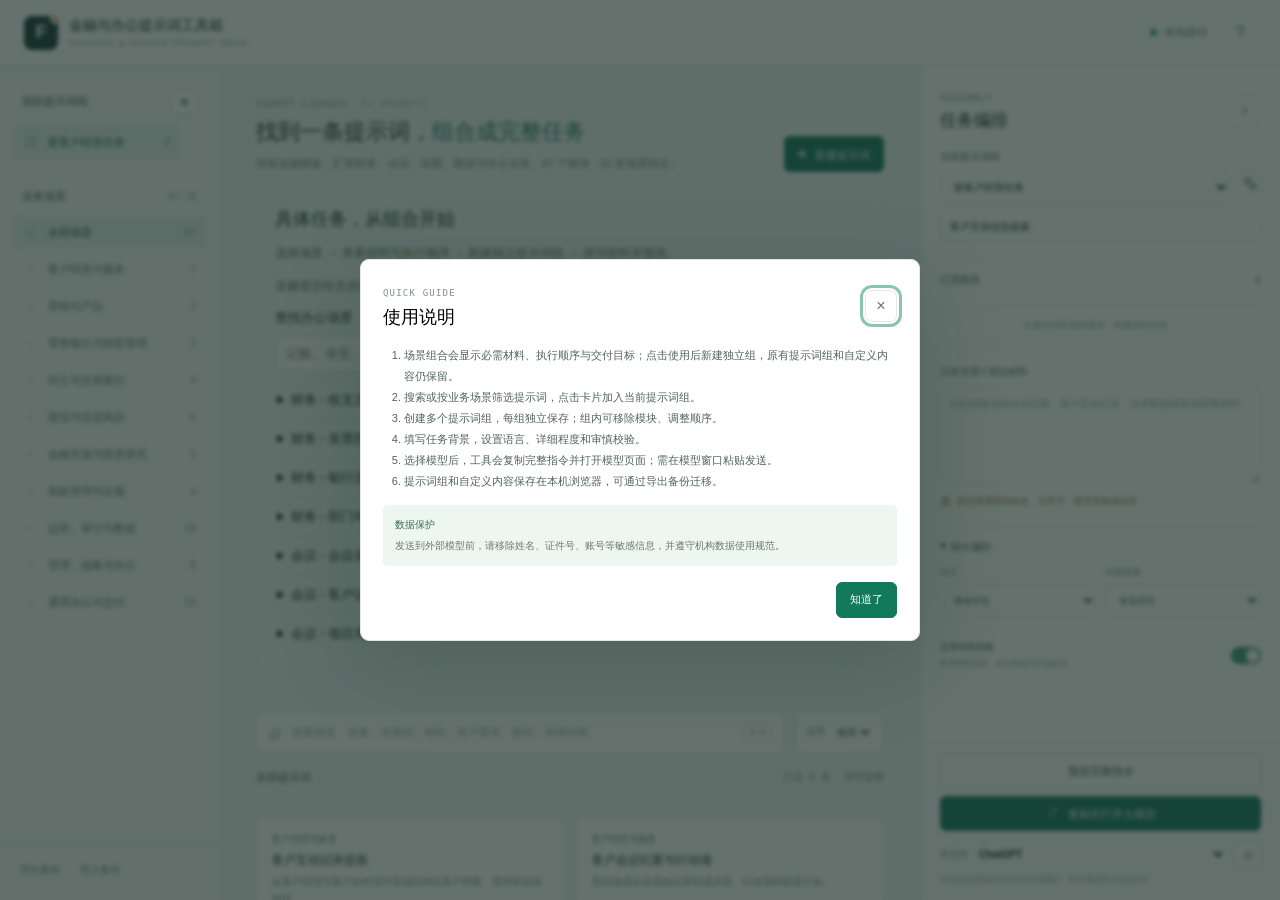
<file: 08-finance-prompt-toolkit/index.html>
<!doctype html>
<html lang="zh-CN">
<head>
  <meta charset="utf-8">
  <meta name="viewport" content="width=device-width, initial-scale=1">
  <title>金融与办公提示词工具箱</title>
  <link rel="stylesheet" href="styles.css">
  <link rel="stylesheet" href="overrides.css">
</head>
<body>
<div class="app-shell">
  <header class="topbar">
    <a class="brand" href="#"><span class="brand-mark">F</span><span><strong>金融提示词工具箱</strong><small>FINANCE PROMPT DESK</small></span></a>
    <div class="topbar-right"><span class="local-badge"><i></i> 本地保存</span><button class="icon-button" id="help-button" title="使用说明">?</button></div>
  </header>
  <div class="workspace">
    <aside class="sidebar">
      <div class="sidebar-section"><div class="section-heading"><span>我的提示词组</span><button class="small-icon-button" id="new-group-button">+</button></div><div id="group-list" class="group-list"></div></div>
      <div class="sidebar-section category-section"><div class="section-heading"><span>业务场景</span><span class="muted-count" id="category-count"></span></div><nav id="category-list" class="category-list"></nav></div>
      <div class="sidebar-foot"><button id="export-button" class="text-button">导出备份</button><button id="import-button" class="text-button">导入备份</button><input type="file" id="import-file" accept="application/json" hidden></div>
    </aside>
    <main class="library">
      <div class="page-heading"><div><div class="eyebrow">PROMPT LIBRARY <span id="prompt-total"></span></div><h1>找到一条提示词，<span>组合成完整任务</span></h1><p>按业务场景检索、组合和发送，将客户需求、数据分析与金融业务流程整理成可直接交给大模型的指令。</p></div><button class="primary-button" id="create-prompt-button"><span>+</span> 新建提示词</button></div>
      <div class="search-row"><label class="search-box"><span class="search-symbol">⌕</span><input id="search-input" type="search" placeholder="搜索场景、业务、关键词，例如：客户需求、授信、舆情分析"><kbd>⌘ K</kbd></label><label class="sort-select"><span>排序</span><select id="sort-select"><option value="relevance">推荐</option><option value="name">名称</option></select></label></div>
      <div class="filter-row"><div id="active-filter" class="active-filter">全部提示词</div><div class="filter-spacer"></div><span class="selection-count" id="selection-count">已选 0 条</span><button class="text-button" id="clear-selection-button">清空选择</button></div>
      <div id="prompt-grid" class="prompt-grid"></div>
      <div id="empty-state" class="empty-state" hidden><span class="empty-mark">⌕</span><h2>没有找到匹配项</h2><p>换个关键词，或创建一条适合你团队的提示词。</p><button class="secondary-button" id="empty-create-button">新建提示词</button></div>
      <footer class="library-foot"><span>内置场景模板可按机构流程和合规要求自行调整。</span><span>FINANCE PROMPT DESK</span></footer>
    </main>
    <aside class="composer" id="composer">
      <div class="composer-header"><div class="composer-title"><div><span class="eyebrow">ASSEMBLY</span><h2>任务编排</h2></div><button class="icon-button" id="collapse-composer" title="收起任务编排">›</button></div><label class="field-label">当前提示词组</label><div class="group-select-row"><select id="current-group-select"></select><button class="small-icon-button" id="rename-group-button">✎</button></div><input id="task-title" class="title-input" type="text" placeholder="为这次任务命名"></div>
      <div class="composer-body"><div class="compose-section-title"><strong>已选模块</strong><span id="module-count">0</span></div><div id="selected-list" class="selected-list"></div><div class="drop-hint" id="drop-hint">从提示词库添加模块，构建你的任务。</div><div class="context-block"><label class="field-label">任务背景 / 原始材料</label><textarea id="context-input" placeholder="粘贴脱敏后的会议纪要、客户互动记录、业务数据或其他背景材料。"></textarea><div class="privacy-note"><span>盾</span>提交前请移除姓名、证件号、账号等敏感信息</div></div><details class="output-settings" open><summary>输出偏好</summary><div class="setting-grid"><label>语言<select id="output-language"><option>简体中文</option><option>English</option><option>中英双语</option></select></label><label>详细程度<select id="output-detail"><option>专业详尽</option><option>简明扼要</option><option>管理层摘要</option><option>表格优先</option></select></label></div><label class="switch-row"><span><strong>启用审慎校验</strong><small>要求标明假设、缺失数据与不确定性</small></span><input type="checkbox" id="guardrail-toggle" checked><i></i></label></details></div>
      <div class="composer-footer"><button id="preview-button" class="secondary-button preview-button">预览完整指令</button><button id="generate-button" class="generate-button"><span>↗</span> 复制并打开大模型</button><div class="model-row"><span>发送到</span><select id="model-select"><option value="chatgpt">ChatGPT</option><option value="claude">Claude</option><option value="gemini">Gemini</option><option value="codex">Codex</option><option value="copy">仅复制指令</option></select><button class="icon-button" id="copy-button" title="只复制完整指令">▢</button></div><p class="send-note">浏览器会复制指令并打开所选模型；需在模型窗口粘贴发送。</p></div>
    </aside>
  </div>
</div>
<dialog id="prompt-dialog" class="modal"><form method="dialog" id="prompt-form"><div class="modal-heading"><div><span class="eyebrow">PROMPT EDITOR</span><h2 id="prompt-dialog-title">新建提示词</h2></div><button class="icon-button" value="cancel">×</button></div><input type="hidden" id="edit-prompt-id"><label>提示词名称<input id="prompt-name" required maxlength="70" placeholder="例如：客户需求访谈纪要提炼"></label><div class="form-grid"><label>所属场景<select id="prompt-category"></select></label><label>标签<input id="prompt-tags" placeholder="客户经营, 会议纪要"></label></div><label>用途说明<input id="prompt-description" maxlength="150" placeholder="这条提示词适用于什么任务"></label><label>提示词正文<textarea id="prompt-body" required rows="12" placeholder="写清角色、任务、处理步骤、输出格式和限制。可用 {{变量名}} 留出待填写内容。"></textarea><div class="modal-actions"><button class="secondary-button" value="cancel">取消</button><button class="primary-button" value="default">保存提示词</button></div></form></dialog>
<dialog id="preview-dialog" class="modal preview-modal"><form method="dialog"><div class="modal-heading"><div><span class="eyebrow">FINAL INSTRUCTION</span><h2>完整任务指令</h2></div><button class="icon-button" value="cancel">×</button></div><p class="modal-copy">检查组合结果，可以在此直接修改；生成后将复制到剪贴板。</p><textarea id="final-prompt" class="final-prompt"></textarea><div class="modal-actions"><button class="secondary-button" value="cancel">返回编辑</button><button class="primary-button" id="preview-copy-button" value="default">复制完整指令</button></div></form></dialog>
<dialog id="help-dialog" class="modal help-modal"><form method="dialog"><div class="modal-heading"><div><span class="eyebrow">QUICK GUIDE</span><h2>使用说明</h2></div><button class="icon-button" value="cancel">×</button></div><ol class="guide-list"><li>搜索或按业务场景筛选提示词，点击卡片加入当前提示词组。</li><li>创建多个提示词组，每组独立保存；组内可移除模块、调整顺序。</li><li>填写任务背景，设置语言、详细程度和审慎校验。</li><li>选择模型后，工具会复制完整指令并打开模型页面；需在模型窗口粘贴发送。</li><li>提示词组和自定义内容保存在本机浏览器，可通过导出备份迁移。</li></ol><div class="guide-callout"><strong>数据保护</strong><span>发送到外部模型前，请移除姓名、证件号、账号等敏感信息，并遵守机构数据使用规范。</span></div><div class="modal-actions"><button class="primary-button" value="cancel">知道了</button></div></form></dialog>
<div id="toast" class="toast" role="status"></div>
<script src="workflows.js"></script>
<script src="app.js"></script>
<script src="workflow-ui.js"></script>
</body>
</html>
</file>
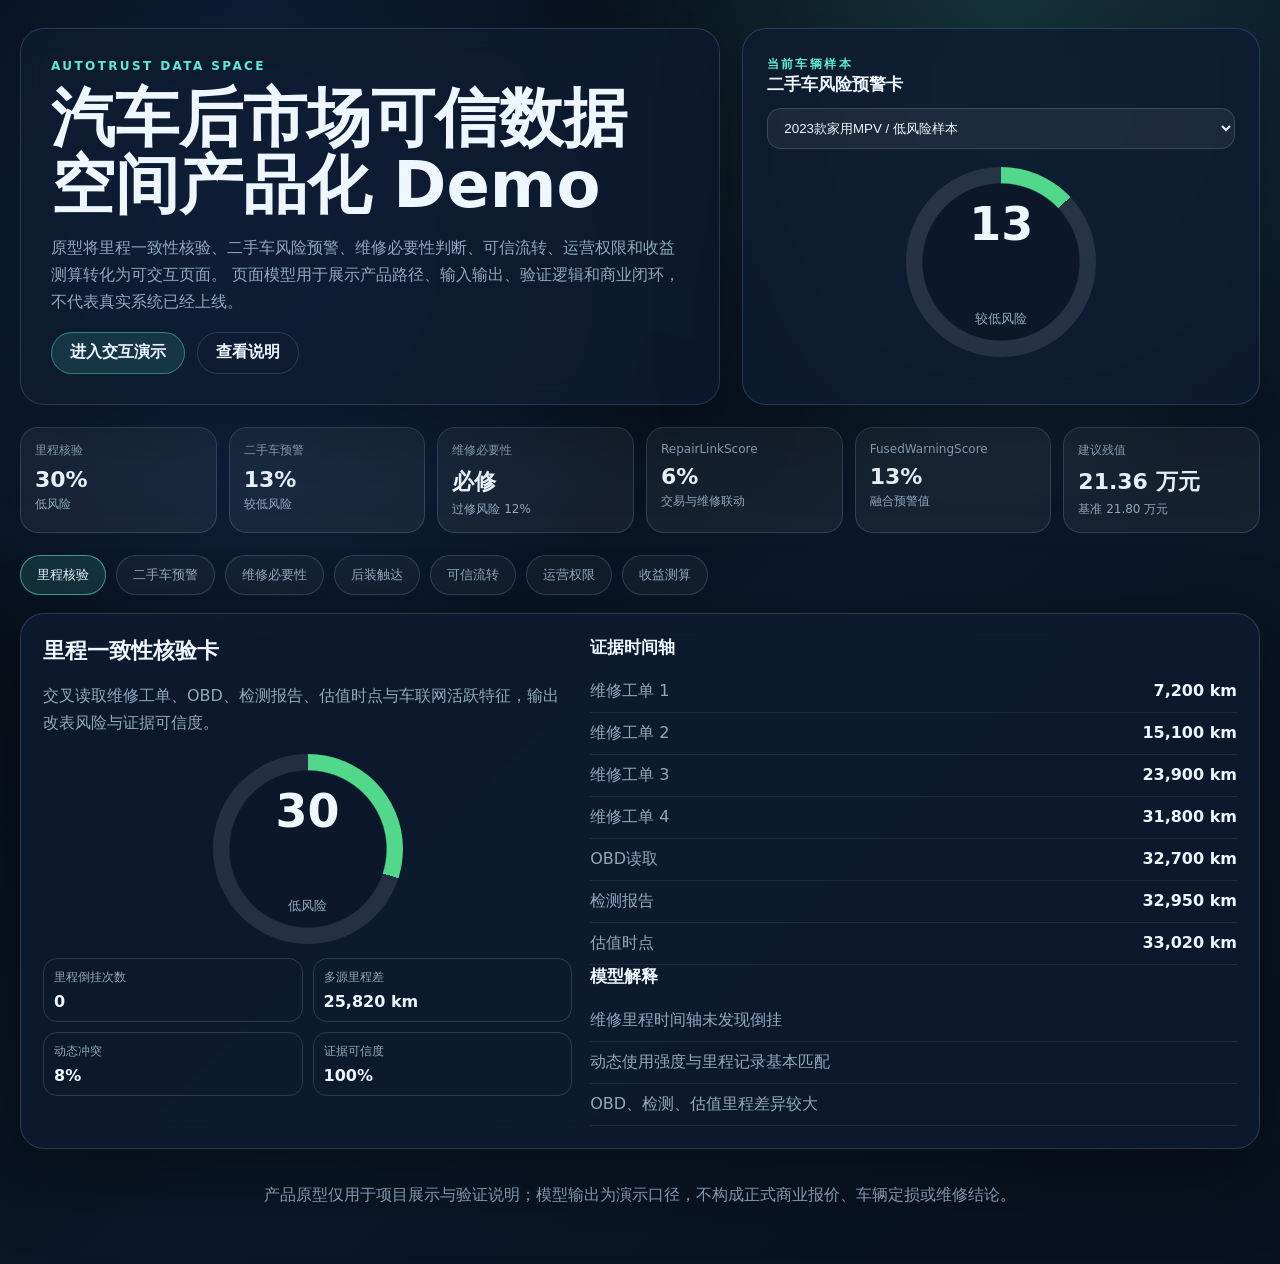
<file: 01-auto-data-space/汽车后市场可信数据空间_产品Demo.html>
<!doctype html>
<html lang="zh-CN">
<head>
  <meta charset="utf-8" />
  <meta name="viewport" content="width=device-width, initial-scale=1" />
  <title>汽车后市场可信数据空间产品化 Demo｜单文件入口</title>
  <style>
:root {
  --bg: #07111f;
  --panel: rgba(14, 28, 48, 0.82);
  --line: rgba(142, 178, 220, 0.22);
  --text: #eef6ff;
  --muted: #91a8c0;
  --blue: #58a6ff;
  --cyan: #5eead4;
  --green: #51d88a;
  --yellow: #f7c948;
  --red: #ff6b6b;
  --shadow: 0 24px 80px rgba(0, 0, 0, 0.35);
}

* { box-sizing: border-box; }

body {
  margin: 0;
  min-height: 100vh;
  font-family: "Microsoft YaHei", "PingFang SC", system-ui, sans-serif;
  color: var(--text);
  background:
    radial-gradient(circle at 18% 18%, rgba(51, 132, 255, 0.26), transparent 32%),
    radial-gradient(circle at 78% 6%, rgba(94, 234, 212, 0.17), transparent 28%),
    linear-gradient(135deg, #050910 0%, #0a1728 56%, #08111f 100%);
}

.app-shell {
  width: min(1440px, calc(100vw - 40px));
  margin: 0 auto;
  padding: 28px 0 40px;
}

.hero {
  display: grid;
  grid-template-columns: 1.15fr 0.85fr;
  gap: 22px;
  align-items: stretch;
  margin-bottom: 22px;
}

.hero-copy, .hero-card, .panel {
  border: 1px solid var(--line);
  background: var(--panel);
  box-shadow: var(--shadow);
  backdrop-filter: blur(14px);
  border-radius: 24px;
}

.hero-copy { padding: 30px; }

.eyebrow {
  color: var(--cyan);
  letter-spacing: 0.2em;
  font-size: 12px;
  font-weight: 800;
}

h1 {
  margin: 12px 0;
  font-size: clamp(34px, 5vw, 64px);
  line-height: 1.04;
}

h2 { margin: 0 0 16px; font-size: 22px; }
h3 { margin: 0 0 12px; font-size: 17px; }
p { color: var(--muted); line-height: 1.7; }

.hero-actions, .toolbar {
  display: flex;
  gap: 12px;
  align-items: center;
  flex-wrap: wrap;
}

.btn {
  display: inline-flex;
  align-items: center;
  justify-content: center;
  min-height: 42px;
  padding: 0 18px;
  border-radius: 999px;
  border: 1px solid rgba(94, 234, 212, 0.42);
  background: rgba(94, 234, 212, 0.12);
  color: var(--text);
  text-decoration: none;
  font-weight: 700;
}

.btn.ghost {
  border-color: var(--line);
  background: transparent;
}

.btn:hover,
.tabs button:hover {
  border-color: rgba(94, 234, 212, 0.68);
  transform: translateY(-1px);
}

.hero-card { padding: 24px; }
.card-top { display: flex; justify-content: space-between; align-items: center; }
.select, input[type="range"] {
  width: 100%;
  border: 1px solid var(--line);
  background: rgba(255, 255, 255, 0.06);
  color: var(--text);
  border-radius: 14px;
  padding: 11px 12px;
}

option { color: #0b1220; }

.gauge {
  --score: 42;
  width: 190px;
  height: 190px;
  margin: 18px auto 10px;
  display: grid;
  place-items: center;
  border-radius: 50%;
  background:
    radial-gradient(circle at center, #0c182a 0 58%, transparent 59%),
    conic-gradient(var(--green) calc(var(--score) * 1%), rgba(255,255,255,0.1) 0);
}

.gauge.safe { background: radial-gradient(circle at center, #0c182a 0 58%, transparent 59%), conic-gradient(var(--green) calc(var(--score) * 1%), rgba(255,255,255,0.1) 0); }
.gauge.warn { background: radial-gradient(circle at center, #0c182a 0 58%, transparent 59%), conic-gradient(var(--yellow) calc(var(--score) * 1%), rgba(255,255,255,0.1) 0); }
.gauge.danger { background: radial-gradient(circle at center, #0c182a 0 58%, transparent 59%), conic-gradient(var(--red) calc(var(--score) * 1%), rgba(255,255,255,0.1) 0); }
.gauge.info { background: radial-gradient(circle at center, #0c182a 0 58%, transparent 59%), conic-gradient(var(--blue) calc(var(--score) * 1%), rgba(255,255,255,0.1) 0); }

.gauge strong { font-size: 46px; }
.gauge span { display: block; color: var(--muted); font-size: 13px; text-align: center; }

.metric-grid {
  display: grid;
  grid-template-columns: repeat(6, minmax(0, 1fr));
  gap: 12px;
  margin-bottom: 22px;
}

.metric {
  border: 1px solid var(--line);
  border-radius: 18px;
  background: rgba(255, 255, 255, 0.055);
  padding: 14px;
}

.metric span, .metric em {
  display: block;
  color: var(--muted);
  font-size: 12px;
  font-style: normal;
}

.metric strong {
  display: block;
  margin: 8px 0 4px;
  font-size: 22px;
}

.metric.compact strong { font-size: 18px; }

.tabs {
  display: flex;
  gap: 10px;
  margin: 12px 0 18px;
  overflow-x: auto;
}

.tabs button {
  border: 1px solid var(--line);
  background: rgba(255,255,255,0.04);
  color: var(--muted);
  border-radius: 999px;
  padding: 10px 16px;
  cursor: pointer;
  white-space: nowrap;
}

.tabs button.active {
  color: var(--text);
  border-color: rgba(94,234,212,0.58);
  background: rgba(94,234,212,0.13);
}

.tab-panel { display: none; }
.tab-panel.active { display: block; }

.panel {
  padding: 22px;
  margin-bottom: 18px;
}

.two-col {
  display: grid;
  grid-template-columns: 0.9fr 1.1fr;
  gap: 18px;
}

.timeline, .reason-list, .source-list {
  margin: 0;
  padding: 0;
  list-style: none;
}

.timeline li, .reason-list li, .source-list li {
  display: flex;
  justify-content: space-between;
  gap: 14px;
  padding: 10px 0;
  border-bottom: 1px solid rgba(255,255,255,0.08);
  color: var(--muted);
}

.timeline b { color: var(--text); }

.mini-grid {
  display: grid;
  grid-template-columns: repeat(2, minmax(0, 1fr));
  gap: 10px;
  margin-top: 14px;
}

.mini-grid div {
  border: 1px solid var(--line);
  border-radius: 14px;
  padding: 10px;
}

.mini-grid span { display: block; color: var(--muted); font-size: 12px; }
.mini-grid strong { display: block; margin-top: 6px; }

.chip {
  display: inline-flex;
  margin: 4px 6px 4px 0;
  padding: 7px 11px;
  border-radius: 999px;
  font-size: 13px;
  font-weight: 700;
  border: 1px solid currentColor;
}

.chip.safe { color: var(--green); background: rgba(81,216,138,0.10); }
.chip.warn { color: var(--yellow); background: rgba(247,201,72,0.10); }
.chip.danger { color: var(--red); background: rgba(255,107,107,0.10); }
.chip.info { color: var(--blue); background: rgba(88,166,255,0.10); }

.bar-row {
  display: grid;
  grid-template-columns: 90px 1fr 44px;
  gap: 12px;
  align-items: center;
  margin: 12px 0;
}

.bar {
  height: 12px;
  border-radius: 999px;
  background: rgba(255,255,255,0.08);
  overflow: hidden;
}

.bar i {
  display: block;
  height: 100%;
  border-radius: inherit;
  background: linear-gradient(90deg, var(--cyan), var(--blue), var(--yellow));
}

.flow {
  display: grid;
  grid-template-columns: repeat(8, minmax(90px, 1fr));
  gap: 10px;
}

.flow-node {
  min-height: 92px;
  display: grid;
  place-items: center;
  border: 1px solid var(--line);
  border-radius: 18px;
  background: rgba(255,255,255,0.055);
}

.flow-node b { color: var(--cyan); }
.flow-node span { font-size: 16px; font-weight: 800; }

.data-table {
  width: 100%;
  border-collapse: collapse;
  overflow: hidden;
  border-radius: 16px;
}

.data-table th, .data-table td {
  border-bottom: 1px solid rgba(255,255,255,0.08);
  padding: 12px;
  text-align: left;
  vertical-align: top;
}

.data-table th {
  color: var(--cyan);
  background: rgba(255,255,255,0.055);
}

.slider-block {
  display: grid;
  gap: 10px;
  margin: 12px 0;
}

.footer {
  color: var(--muted);
  text-align: center;
  padding: 18px;
}

.guide-modal {
  position: fixed;
  inset: 0;
  z-index: 50;
  display: none;
  place-items: center;
  padding: 28px;
}

.guide-modal.active {
  display: grid;
}

.guide-backdrop {
  position: absolute;
  inset: 0;
  background:
    radial-gradient(circle at 20% 16%, rgba(88, 166, 255, 0.24), transparent 30%),
    radial-gradient(circle at 78% 18%, rgba(94, 234, 212, 0.20), transparent 28%),
    rgba(3, 8, 16, 0.78);
  backdrop-filter: blur(12px);
}

.guide-dialog {
  position: relative;
  width: min(980px, calc(100vw - 36px));
  max-height: min(86vh, 820px);
  overflow: auto;
  border: 1px solid rgba(94, 234, 212, 0.28);
  border-radius: 28px;
  background:
    linear-gradient(145deg, rgba(14, 28, 48, 0.98), rgba(8, 17, 31, 0.96)),
    radial-gradient(circle at top left, rgba(88, 166, 255, 0.22), transparent 30%);
  box-shadow: 0 34px 110px rgba(0, 0, 0, 0.56);
  padding: 26px;
}

.guide-dialog::before {
  content: "";
  position: absolute;
  inset: 0;
  pointer-events: none;
  border-radius: inherit;
  background:
    linear-gradient(90deg, rgba(94, 234, 212, 0.20), transparent 24%, transparent 74%, rgba(88, 166, 255, 0.18)),
    linear-gradient(rgba(255,255,255,0.035) 1px, transparent 1px),
    linear-gradient(90deg, rgba(255,255,255,0.035) 1px, transparent 1px);
  background-size: auto, 34px 34px, 34px 34px;
  mask-image: linear-gradient(#000, transparent 88%);
}

.guide-close {
  position: absolute;
  top: 18px;
  right: 18px;
  z-index: 1;
  width: 38px;
  height: 38px;
  border: 1px solid var(--line);
  border-radius: 50%;
  background: rgba(255,255,255,0.06);
  color: var(--text);
  font-size: 24px;
  cursor: pointer;
}

.guide-hero {
  position: relative;
  padding: 8px 52px 20px 4px;
}

.guide-hero h2 {
  margin: 10px 0 10px;
  font-size: clamp(28px, 4vw, 44px);
}

.guide-grid {
  position: relative;
  display: grid;
  grid-template-columns: repeat(2, minmax(0, 1fr));
  gap: 14px;
}

.guide-grid article,
.guide-route {
  border: 1px solid var(--line);
  border-radius: 20px;
  background: rgba(255,255,255,0.055);
  padding: 16px;
}

.guide-grid b {
  color: var(--cyan);
  letter-spacing: 0.12em;
}

.guide-grid h3 {
  margin: 10px 0 6px;
}

.guide-grid p {
  margin: 0;
}

.guide-route {
  position: relative;
  display: grid;
  gap: 8px;
  margin-top: 14px;
}

.guide-route span {
  color: var(--muted);
  font-size: 13px;
}

.guide-route strong {
  color: var(--text);
  line-height: 1.6;
}

@media (max-width: 980px) {
  .hero, .two-col { grid-template-columns: 1fr; }
  .metric-grid { grid-template-columns: repeat(2, minmax(0, 1fr)); }
  .flow { grid-template-columns: repeat(2, minmax(0, 1fr)); }
  .guide-grid { grid-template-columns: 1fr; }
}

</style>
</head>
<body>
  <main class="app-shell">
    <section class="hero">
      <div class="hero-copy">
        <div class="eyebrow">AUTOTRUST DATA SPACE</div>
        <h1>汽车后市场可信数据空间产品化 Demo</h1>
        <p>
          原型将里程一致性核验、二手车风险预警、维修必要性判断、可信流转、运营权限和收益测算转化为可交互页面。
          页面模型用于展示产品路径、输入输出、验证逻辑和商业闭环，不代表真实系统已经上线。
        </p>
        <div class="hero-actions">
          <a class="btn" href="#demo">进入交互演示</a>
          <a class="btn ghost" id="openGuide" href="#guide">查看说明</a>
        </div>
      </div>
      <aside class="hero-card">
        <div class="card-top">
          <div>
            <span class="eyebrow">当前车辆样本</span>
            <h3>二手车风险预警卡</h3>
          </div>
        </div>
        <select id="vehicleSelect" class="select"></select>
        <div id="mainGauge" class="gauge"></div>
      </aside>
    </section>

    <section class="metric-grid" id="overviewCards"></section>

    <section id="demo">
      <nav class="tabs" aria-label="产品模块">
        <button class="active" data-tab="tab-mileage">里程核验</button>
        <button data-tab="tab-warning">二手车预警</button>
        <button data-tab="tab-repair">维修必要性</button>
        <button data-tab="tab-aftermarket">后装触达</button>
        <button data-tab="tab-flow">可信流转</button>
        <button data-tab="tab-permission">运营权限</button>
        <button data-tab="tab-business">收益测算</button>
      </nav>

      <section id="tab-mileage" class="tab-panel active">
        <div class="panel two-col">
          <div>
            <h2>里程一致性核验卡</h2>
            <p>交叉读取维修工单、OBD、检测报告、估值时点与车联网活跃特征，输出改表风险与证据可信度。</p>
            <div id="mileageGauge" class="gauge"></div>
            <div id="mileageMetrics" class="mini-grid"></div>
          </div>
          <div>
            <h3>证据时间轴</h3>
            <ul id="mileageTimeline" class="timeline"></ul>
            <h3>模型解释</h3>
            <ul id="mileageReasons" class="reason-list"></ul>
          </div>
        </div>
      </section>

      <section id="tab-warning" class="tab-panel">
        <div class="panel">
          <h2>二手车风险预警卡</h2>
          <p>明睿静态证据与联通动态证据在可信边界内聚合，输出改表、事故疑似、履历断点、异常使用、维修复发和估值偏离六类标签。</p>
          <div id="warningSummary"></div>
          <div id="warningBars"></div>
        </div>
      </section>

      <section id="tab-repair" class="tab-panel">
        <div class="panel two-col">
          <div>
            <h2>维修必要性判断卡</h2>
            <select id="repairSelect" class="select"></select>
            <div class="slider-block">
              <label>门店报价：<strong id="quoteValue"></strong></label>
              <input id="quoteSlider" type="range" min="600" max="6000" step="100" value="2600" />
            </div>
            <div id="repairGauge" class="gauge"></div>
          </div>
          <div>
            <h3>输出结果</h3>
            <div id="repairOutput"></div>
            <h3>判断依据</h3>
            <ul id="repairReasons" class="reason-list"></ul>
          </div>
        </div>
      </section>

      <section id="tab-aftermarket" class="tab-panel">
        <div class="panel two-col">
          <div>
            <h2>后装合规触达预览</h2>
            <p>基于授权标签、车辆状态和触达频控生成后装服务机会评分，只输出客群级推荐，不暴露原始轨迹或个人身份明细。</p>
            <label class="slider-block">
              <span><input id="consentToggle" type="checkbox" checked /> 已取得用途授权</span>
            </label>
            <div id="aftermarketGauge" class="gauge"></div>
          </div>
          <div>
            <h3>推荐服务包</h3>
            <div id="aftermarketCards" class="mini-grid"></div>
            <h3>合规过滤结果</h3>
            <ul id="aftermarketReasons" class="reason-list"></ul>
          </div>
        </div>
      </section>

      <section id="tab-flow" class="tab-panel">
        <div class="panel">
          <h2>可信数据流转链路</h2>
          <p>原始数据不直接外发，按接入、治理、受控计算、结果交付和审计留痕形成可复核服务链。</p>
          <div id="flow" class="flow"></div>
        </div>
        <div class="panel">
          <h3>公开数据与测算口径</h3>
          <ul id="sourceNotes" class="source-list"></ul>
        </div>
      </section>

      <section id="tab-permission" class="tab-panel">
        <div class="panel">
          <h2>运营权限细表</h2>
          <p>不同主体只能获得与任务、用途和授权相匹配的数据或结果，空间运营方负责目录、权限、日志、计量和争议冻结。</p>
          <table id="permissionTable" class="data-table"></table>
        </div>
      </section>

      <section id="tab-business" class="tab-panel">
        <div class="panel">
          <h2>商业验证与收益测算</h2>
          <p>以二手车风险预警卡作为低成本验证入口，观察单车核验、批量筛车、接口订阅和复购意愿。</p>
          <div class="slider-block">
            <label>二手车年化调用比例：<strong id="adoptionValue"></strong></label>
            <input id="adoptionSlider" type="range" min="0.05" max="1.5" step="0.01" value="0.23" />
          </div>
          <div id="businessCards" class="metric-grid"></div>
          <h3>目标客户优先级</h3>
          <div id="customerTier"></div>
        </div>
      </section>
    </section>

    <footer class="footer">
      产品原型仅用于项目展示与验证说明；模型输出为演示口径，不构成正式商业报价、车辆定损或维修结论。
    </footer>
  </main>

  <div class="guide-modal" id="guideModal" aria-hidden="true">
    <div class="guide-backdrop" data-close-guide></div>
    <section class="guide-dialog" role="dialog" aria-modal="true" aria-labelledby="guideTitle">
      <button class="guide-close" type="button" aria-label="关闭说明" data-close-guide>×</button>
      <div class="guide-hero">
        <span class="eyebrow">DEMO GUIDE</span>
        <h2 id="guideTitle">产品 Demo 演示说明</h2>
        <p>该页面用于展示汽车后市场可信数据空间从数据核验、模型判断、运营边界到商业验证的产品化能力。</p>
      </div>
      <div class="guide-grid">
        <article>
          <b>01</b>
          <h3>建议演示顺序</h3>
          <p>先切换车辆样本，再查看里程核验、二手车预警、维修必要性和后装触达，最后展示权限与收益测算。</p>
        </article>
        <article>
          <b>02</b>
          <h3>核心交互点</h3>
          <p>车辆下拉、维修案例下拉、报价滑块、用途授权开关和调用比例滑块均会实时触发模型计算。</p>
        </article>
        <article>
          <b>03</b>
          <h3>产品化表达</h3>
          <p>原始数据不直接外发，页面只呈现核验卡、预警卡、必要性判断、合规触达结果和审计摘要。</p>
        </article>
        <article>
          <b>04</b>
          <h3>展示口径</h3>
          <p>样本、价格、风险值与收入测算均为演示口径，用于说明模型逻辑和商业验证路径。</p>
        </article>
      </div>
      <div class="guide-route">
        <span>推荐讲解链路</span>
        <strong>车辆样本 → 里程核验 → 风险预警 → 维修判断 → 后装触达 → 权限边界 → 收益测算</strong>
      </div>
    </section>
  </div>
  <script>
const vehicles = [
  {
    id: "MR-UT-001",
    name: "2022款新能源SUV / 高活跃样本",
    ownerSegment: "区域二手车商收车样本",
    expectedPrice: 168000,
    marketBasePrice: 176000,
    mingrui: {
      repairMileage: [11800, 24600, 39200, 41100],
      obdMileage: 61200,
      inspectionMileage: 42600,
      valuationMileage: 43050,
      majorRepair: 0.22,
      structuralRepair: 0.08,
      repeatRepair: 0.18,
      partMismatch: 0.12,
      evidenceGap: 0.16,
      preSaleRefurbish: 0.25,
      estimateDeviation: 0.35
    },
    unicom: {
      activeDays180: 151,
      drivingIntensity: 0.82,
      abnormalStop: 0.18,
      regionStability: 0.76,
      dynamicConflict: 0.72
    }
  },
  {
    id: "MR-UT-002",
    name: "2020款燃油轿车 / 履历断点样本",
    ownerSegment: "检测机构复检样本",
    expectedPrice: 72800,
    marketBasePrice: 82000,
    mingrui: {
      repairMileage: [33000, 46800, 47100, 46920],
      obdMileage: 47200,
      inspectionMileage: 47050,
      valuationMileage: 46880,
      majorRepair: 0.42,
      structuralRepair: 0.33,
      repeatRepair: 0.56,
      partMismatch: 0.41,
      evidenceGap: 0.62,
      preSaleRefurbish: 0.64,
      estimateDeviation: 0.58
    },
    unicom: {
      activeDays180: 132,
      drivingIntensity: 0.64,
      abnormalStop: 0.52,
      regionStability: 0.49,
      dynamicConflict: 0.44
    }
  },
  {
    id: "MR-UT-003",
    name: "2023款家用MPV / 低风险样本",
    ownerSegment: "保险风控接口样本",
    expectedPrice: 213000,
    marketBasePrice: 218000,
    mingrui: {
      repairMileage: [7200, 15100, 23900, 31800],
      obdMileage: 32700,
      inspectionMileage: 32950,
      valuationMileage: 33020,
      majorRepair: 0.08,
      structuralRepair: 0.03,
      repeatRepair: 0.07,
      partMismatch: 0.04,
      evidenceGap: 0.08,
      preSaleRefurbish: 0.10,
      estimateDeviation: 0.12
    },
    unicom: {
      activeDays180: 119,
      drivingIntensity: 0.38,
      abnormalStop: 0.10,
      regionStability: 0.88,
      dynamicConflict: 0.08
    }
  }
];

const repairCases = [
  {
    id: "RP-001",
    title: "制动系统异响 + 高速使用",
    symptom: "制动异响，近阶段高速通勤频繁",
    quote: 2600,
    marketQuote: 2300,
    faultEvidence: 0.88,
    diagnosticConsistency: 0.82,
    partMatch: 0.91,
    safetyImpact: 0.93,
    repeatRepair: 0.12,
    usageIntensity: 0.84
  },
  {
    id: "RP-002",
    title: "套餐式深度养护推荐",
    symptom: "门店建议一次性更换多项耗材",
    quote: 4880,
    marketQuote: 2100,
    faultEvidence: 0.22,
    diagnosticConsistency: 0.28,
    partMatch: 0.31,
    safetyImpact: 0.18,
    repeatRepair: 0.08,
    usageIntensity: 0.34
  },
  {
    id: "RP-003",
    title: "电池健康弱信号",
    symptom: "偶发低压告警，未形成持续性故障",
    quote: 1200,
    marketQuote: 1350,
    faultEvidence: 0.56,
    diagnosticConsistency: 0.51,
    partMatch: 0.64,
    safetyImpact: 0.42,
    repeatRepair: 0.18,
    usageIntensity: 0.48
  }
];

const permissionRows = [
  ["明睿", "维修工单、诊断、OBD、检测、估值", "本域清洗、静态风险片段生成、证据质量评估", "联通原始轨迹、通信标识、个人身份明细", "静态证据摘要、质量评分、可调用结果"],
  ["联通", "连接活跃、行驶强度、区域行为、人车行标签", "本域特征化、动态校验、触达频控", "明睿原始维修明细、门店经营明细", "动态风险片段、连接侧可信标签"],
  ["空间运营方", "目录、授权、任务、日志、计费记录", "主体准入、任务编排、审计留痕、结算", "原始敏感明细经营、越权复用", "任务状态、授权状态、审计摘要"],
  ["模型服务方", "脱敏特征、模型参数、特征字典", "训练、推理、评估、漂移监控", "可识别原始样本留存、反向识别", "评分、标签、解释摘要"],
  ["场景客户", "授权车辆结果、核验卡、预警卡、必要性判断卡", "收车筛查、重点复检、售前说明、维修复核", "原始数据下载、二次转售、超用途使用", "风险等级、核验结论、复核建议"]
];

const aftermarketSegments = [
  {
    name: "新能源充电与补能服务包",
    interest: 0.78,
    vehicleAgeFit: 0.72,
    repairLink: 0.38,
    regionFit: 0.82,
    fatigueRisk: 0.18,
    sensitiveUseRisk: 0.16
  },
  {
    name: "安全辅助与行车记录升级包",
    interest: 0.64,
    vehicleAgeFit: 0.66,
    repairLink: 0.54,
    regionFit: 0.58,
    fatigueRisk: 0.22,
    sensitiveUseRisk: 0.20
  },
  {
    name: "舒适性内饰与轻改装服务包",
    interest: 0.52,
    vehicleAgeFit: 0.48,
    repairLink: 0.22,
    regionFit: 0.62,
    fatigueRisk: 0.44,
    sensitiveUseRisk: 0.28
  }
];

const sourceNotes = [
  "公安部交通管理局公开统计用于估算车辆保有量与潜在核验车辆基数。",
  "中国汽车流通协会公开口径用于估算二手车交易规模与风险核验调用空间；演示测算采用 1942.64 万辆作为年化二手车交易基数。",
  "汽车后市场公开研究口径用于判断维修、养护、检测、后装等服务的商业承接能力。",
  "页面收入测算为演示模型口径，用于说明调用量、运营成本与回本周期之间的关系；默认单车核验价格 69 元为产品试点假设价，不代表已实现收入。"
];


function clamp(value, min = 0, max = 1) {
  return Math.min(max, Math.max(min, value));
}

function pct(value) {
  return Math.round(clamp(value) * 100);
}

function riskLevel(score) {
  if (score >= 0.72) return { label: "高风险", tone: "danger" };
  if (score >= 0.45) return { label: "中风险", tone: "warn" };
  if (score >= 0.25) return { label: "低风险", tone: "safe" };
  return { label: "较低风险", tone: "safe" };
}

function evaluateMileage(vehicle, override = {}) {
  const m = vehicle.mingrui;
  const u = vehicle.unicom;
  const repair = override.repairMileage || m.repairMileage;
  const allMileage = [...repair, m.obdMileage, m.inspectionMileage, m.valuationMileage];
  const inversions = repair.slice(1).filter((value, index) => value < repair[index]).length;
  const sourceSpread = Math.max(...allMileage) - Math.min(...allMileage);
  const activeConflict = u.activeDays180 > 120 && u.drivingIntensity > 0.55 && sourceSpread > 12000 ? 1 : 0;
  const odometerConflict = clamp(sourceSpread / 26000);
  const rollbackScore = clamp(
    inversions * 0.38 +
    activeConflict * 0.34 +
    odometerConflict * 0.28 +
    u.dynamicConflict * 0.22
  );
  const evidence = clamp(1 - m.evidenceGap * 0.62 + Math.min(repair.length, 5) * 0.05);
  const level = riskLevel(rollbackScore);

  return {
    score: rollbackScore,
    evidence,
    label: level.label,
    tone: level.tone,
    metrics: [
      ["里程倒挂次数", inversions],
      ["多源里程差", `${sourceSpread.toLocaleString()} km`],
      ["动态冲突", `${pct(u.dynamicConflict)}%`],
      ["证据可信度", `${pct(evidence)}%`]
    ],
    reasons: [
      inversions > 0 ? "维修里程时间轴存在倒挂" : "维修里程时间轴未发现倒挂",
      activeConflict ? "高活跃车辆与表显里程增长不匹配" : "动态使用强度与里程记录基本匹配",
      sourceSpread > 10000 ? "OBD、检测、估值里程差异较大" : "多来源里程差异处于可解释范围"
    ]
  };
}

function repairLinkScore(vehicle) {
  const m = vehicle.mingrui;
  const u = vehicle.unicom;
  return clamp(
    0.22 * m.structuralRepair +
    0.18 * m.repeatRepair +
    0.16 * m.partMismatch +
    0.16 * m.evidenceGap +
    0.14 * m.preSaleRefurbish +
    0.14 * u.dynamicConflict
  );
}

function usedCarWarning(vehicle) {
  const mileage = evaluateMileage(vehicle);
  const m = vehicle.mingrui;
  const u = vehicle.unicom;
  const dims = {
    改表风险: mileage.score,
    事故疑似: clamp(0.55 * m.structuralRepair + 0.25 * u.abnormalStop + 0.20 * m.majorRepair),
    履历断点: clamp(0.70 * m.evidenceGap + 0.30 * (1 - u.regionStability)),
    异常使用: clamp(0.45 * u.drivingIntensity + 0.30 * u.abnormalStop + 0.25 * u.dynamicConflict),
    维修复发: clamp(0.62 * m.repeatRepair + 0.22 * m.partMismatch + 0.16 * m.majorRepair),
    估值偏离: clamp(0.55 * m.estimateDeviation + 0.25 * m.evidenceGap + 0.20 * mileage.score)
  };
  const base =
    0.22 * dims.改表风险 +
    0.20 * dims.事故疑似 +
    0.18 * dims.履历断点 +
    0.15 * dims.异常使用 +
    0.15 * dims.维修复发 +
    0.10 * dims.估值偏离;
  const link = repairLinkScore(vehicle);
  const fused = clamp(0.72 * base + 0.28 * link);
  const level = riskLevel(fused);

  return {
    base,
    repairLink: link,
    fused,
    label: level.label,
    tone: level.tone,
    dims,
    valuation: {
      base: vehicle.marketBasePrice,
      suggested: Math.round(vehicle.marketBasePrice * (1 - fused * 0.16)),
      gap: Math.round(vehicle.marketBasePrice - vehicle.expectedPrice)
    }
  };
}

function evaluateRepair(item, adjust = {}) {
  const quote = Number(adjust.quote ?? item.quote);
  const quoteAbnormal = clamp((quote - item.marketQuote) / Math.max(item.marketQuote, 1));
  const need =
    0.28 * item.faultEvidence +
    0.22 * item.diagnosticConsistency +
    0.18 * item.partMatch +
    0.22 * item.safetyImpact +
    0.10 * item.usageIntensity;
  const overRepair = clamp(
    0.35 * quoteAbnormal +
    0.25 * (1 - item.diagnosticConsistency) +
    0.20 * (1 - item.partMatch) +
    0.20 * (1 - item.safetyImpact)
  );

  let grade = "观察";
  if (item.safetyImpact > 0.82 && need > 0.72) grade = "必修";
  else if (need > 0.58 && overRepair < 0.55) grade = "建议修";
  else if (need < 0.35 && overRepair > 0.55) grade = "无需修";

  return {
    need: clamp(need),
    overRepair,
    grade,
    quoteAbnormal,
    reasons: [
      `诊断一致性 ${pct(item.diagnosticConsistency)}%`,
      `配件适配 ${pct(item.partMatch)}%`,
      `安全影响 ${pct(item.safetyImpact)}%`,
      quoteAbnormal > 0.35 ? "报价显著高于基准区间" : "报价未明显偏离基准区间"
    ]
  };
}

function aftermarketOpportunity(segment, authorized = true) {
  const rawScore = clamp(
    0.28 * segment.interest +
    0.20 * segment.vehicleAgeFit +
    0.16 * segment.repairLink +
    0.18 * segment.regionFit +
    0.10 * (1 - segment.fatigueRisk) +
    0.08 * (1 - segment.sensitiveUseRisk)
  );
  const compliancePenalty = authorized ? 0 : 0.62;
  const score = clamp(rawScore - compliancePenalty);
  const blocked = !authorized || segment.sensitiveUseRisk > 0.5 || segment.fatigueRisk > 0.65;
  const level = blocked
    ? { label: "暂不触达", tone: "warn" }
    : score >= 0.68
      ? { label: "优先触达", tone: "safe" }
      : score >= 0.48
        ? { label: "谨慎触达", tone: "warn" }
        : { label: "低优先级", tone: "info" };

  return {
    score,
    label: level.label,
    tone: level.tone,
    blocked,
    reasons: [
      authorized ? "已取得用途授权，可进入触达候选池" : "缺少用途授权，不进入触达候选池",
      segment.fatigueRisk > 0.45 ? "近期触达频率偏高，需要降频" : "触达频率处于可控区间",
      segment.sensitiveUseRisk > 0.35 ? "存在敏感使用场景风险，需保守输出" : "未触发敏感使用场景过滤",
      `区域适配度 ${pct(segment.regionFit)}%，服务兴趣度 ${pct(segment.interest)}%`
    ]
  };
}

function revenueScenario(adoptionRate, unitPrice = 69) {
  const annualUsedCarVolume = 19_426_400;
  const annualCalls = Math.round(annualUsedCarVolume * adoptionRate);
  const annualRevenue = annualCalls * unitPrice;
  const monthlyRevenue = annualRevenue / 12;
  const fixedInvestment = 1_500_000;
  const monthlyOperatingCost = 120_000;
  const monthlyNet = monthlyRevenue - monthlyOperatingCost;
  const payback = monthlyNet > 0 ? fixedInvestment / monthlyNet : Infinity;

  return {
    annualCalls,
    annualRevenue,
    monthlyRevenue,
    monthlyNet,
    payback
  };
}

function customerScore(weights) {
  const score =
    0.22 * weights.pain +
    0.16 * weights.frequency +
    0.14 * weights.dataReady +
    0.14 * weights.feedback +
    0.14 * weights.budget +
    0.10 * weights.channel +
    0.10 * (1 - weights.integrationCost);
  if (score >= 0.72) return { score, tier: "A类真实车源试点客户" };
  if (score >= 0.56) return { score, tier: "B类样本试算客户" };
  if (score >= 0.40) return { score, tier: "后续培育客户" };
  return { score, tier: "暂缓跟进客户" };
}




const $ = (selector) => document.querySelector(selector);

let currentVehicle = vehicles[2];
let currentRepair = repairCases[0];

function money(value) {
  if (!Number.isFinite(value)) return "不可回本";
  if (Math.abs(value) >= 10000) return `${(value / 10000).toFixed(2)} 万元`;
  return `${Math.round(value).toLocaleString()} 元`;
}

function chip(text, tone = "safe") {
  return `<span class="chip ${tone}">${text}</span>`;
}

function setGauge(el, score, label, tone) {
  el.style.setProperty("--score", pct(score));
  el.className = `gauge ${tone}`;
  el.innerHTML = `<strong>${pct(score)}</strong><span>${label}</span>`;
}

function renderVehicleOptions() {
  const select = $("#vehicleSelect");
  select.innerHTML = vehicles.map((v) => `<option value="${v.id}">${v.name}</option>`).join("");
  select.value = currentVehicle.id;
  select.addEventListener("change", () => {
    currentVehicle = vehicles.find((v) => v.id === select.value) || vehicles[0];
    renderAll();
  });
}

function renderRepairOptions() {
  const select = $("#repairSelect");
  select.innerHTML = repairCases.map((r) => `<option value="${r.id}">${r.title}</option>`).join("");
  select.addEventListener("change", () => {
    currentRepair = repairCases.find((r) => r.id === select.value) || repairCases[0];
    $("#quoteSlider").value = currentRepair.quote;
    renderAll();
  });
  $("#quoteSlider").addEventListener("input", renderAll);
  $("#adoptionSlider").addEventListener("input", renderBusiness);
  $("#consentToggle").addEventListener("change", renderAftermarket);
}

function renderOverview() {
  const warning = usedCarWarning(currentVehicle);
  const mileage = evaluateMileage(currentVehicle);
  const repair = evaluateRepair(currentRepair, { quote: $("#quoteSlider").value });
  setGauge($("#mainGauge"), warning.fused, warning.label, warning.tone);
  $("#overviewCards").innerHTML = [
    ["里程核验", `${pct(mileage.score)}%`, mileage.label],
    ["二手车预警", `${pct(warning.fused)}%`, warning.label],
    ["维修必要性", repair.grade, `过修风险 ${pct(repair.overRepair)}%`],
    ["RepairLinkScore", `${pct(warning.repairLink)}%`, "交易与维修联动"],
    ["FusedWarningScore", `${pct(warning.fused)}%`, "融合预警值"],
    ["建议残值", money(warning.valuation.suggested), `基准 ${money(warning.valuation.base)}`]
  ].map(([k, v, d]) => `<article class="metric"><span>${k}</span><strong>${v}</strong><em>${d}</em></article>`).join("");
}

function renderMileage() {
  const result = evaluateMileage(currentVehicle);
  setGauge($("#mileageGauge"), result.score, result.label, result.tone);
  $("#mileageTimeline").innerHTML = [
    ...currentVehicle.mingrui.repairMileage.map((v, i) => [`维修工单 ${i + 1}`, v]),
    ["OBD读取", currentVehicle.mingrui.obdMileage],
    ["检测报告", currentVehicle.mingrui.inspectionMileage],
    ["估值时点", currentVehicle.mingrui.valuationMileage]
  ].map(([name, value]) => `<li><span>${name}</span><b>${value.toLocaleString()} km</b></li>`).join("");
  $("#mileageReasons").innerHTML = result.reasons.map((r) => `<li>${r}</li>`).join("");
  $("#mileageMetrics").innerHTML = result.metrics.map(([k, v]) => `<div><span>${k}</span><strong>${v}</strong></div>`).join("");
}

function renderWarning() {
  const result = usedCarWarning(currentVehicle);
  const max = Math.max(...Object.values(result.dims), 0.01);
  $("#warningBars").innerHTML = Object.entries(result.dims).map(([name, value]) => `
    <div class="bar-row">
      <span>${name}</span>
      <div class="bar"><i style="width:${(value / max) * 100}%"></i></div>
      <b>${pct(value)}%</b>
    </div>
  `).join("");
  $("#warningSummary").innerHTML = `
    ${chip(result.label, result.tone)}
    ${chip(`维修联动 ${pct(result.repairLink)}%`, result.repairLink > 0.55 ? "warn" : "safe")}
    ${chip(`建议残值 ${money(result.valuation.suggested)}`, "info")}
  `;
}

function renderRepair() {
  const quote = Number($("#quoteSlider").value);
  $("#quoteValue").textContent = money(quote);
  const result = evaluateRepair(currentRepair, { quote });
  const tone = result.grade === "必修" ? "danger" : result.grade === "无需修" ? "safe" : "warn";
  setGauge($("#repairGauge"), result.need, result.grade, tone);
  $("#repairOutput").innerHTML = `
    ${chip(`必要性：${result.grade}`, result.grade === "无需修" ? "safe" : "warn")}
    ${chip(`过度维修风险 ${pct(result.overRepair)}%`, result.overRepair > 0.55 ? "danger" : "safe")}
    ${chip(`报价偏离 ${pct(result.quoteAbnormal)}%`, result.quoteAbnormal > 0.35 ? "warn" : "info")}
  `;
  $("#repairReasons").innerHTML = result.reasons.map((r) => `<li>${r}</li>`).join("");
}

function renderPermissions() {
  $("#permissionTable").innerHTML = `
    <thead><tr><th>主体</th><th>可运营数据</th><th>允许动作</th><th>禁止范围</th><th>可见结果</th></tr></thead>
    <tbody>${permissionRows.map((row) => `<tr>${row.map((cell) => `<td>${cell}</td>`).join("")}</tr>`).join("")}</tbody>
  `;
}

function renderAftermarket() {
  const authorized = $("#consentToggle").checked;
  const results = aftermarketSegments.map((segment) => ({
    segment,
    result: aftermarketOpportunity(segment, authorized)
  }));
  const top = results.reduce((best, item) => item.result.score > best.result.score ? item : best, results[0]);
  setGauge($("#aftermarketGauge"), top.result.score, top.result.label, top.result.tone);
  $("#aftermarketCards").innerHTML = results.map(({ segment, result }) => `
    <div>
      <span>${segment.name}</span>
      <strong>${pct(result.score)}%</strong>
      <em>${result.label}</em>
    </div>
  `).join("");
  $("#aftermarketReasons").innerHTML = top.result.reasons.map((reason) => `<li>${reason}</li>`).join("");
}

function renderBusiness() {
  const adoption = Number($("#adoptionSlider").value) / 100;
  $("#adoptionValue").textContent = `${(adoption * 100).toFixed(2)}%`;
  const revenue = revenueScenario(adoption);
  $("#businessCards").innerHTML = [
    ["年调用量", `${revenue.annualCalls.toLocaleString()} 次`],
    ["年收入", money(revenue.annualRevenue)],
    ["月净收益", money(revenue.monthlyNet)],
    ["回本周期", Number.isFinite(revenue.payback) ? `${revenue.payback.toFixed(1)} 个月` : "不可回本"]
  ].map(([k, v]) => `<article class="metric compact"><span>${k}</span><strong>${v}</strong></article>`).join("");

  const score = customerScore({
    pain: 0.86,
    frequency: 0.78,
    dataReady: 0.72,
    feedback: 0.80,
    budget: 0.66,
    channel: 0.76,
    integrationCost: 0.32
  });
  $("#customerTier").innerHTML = `${chip(score.tier, score.score > 0.72 ? "safe" : "warn")} <span>ICP 得分 ${pct(score.score)}%</span>`;
}

function renderFlow() {
  $("#flow").innerHTML = ["接入", "清洗", "入湖", "发布", "撮合", "交付", "计费", "审计"].map((step, index) => `
    <div class="flow-node">
      <b>${String(index + 1).padStart(2, "0")}</b>
      <span>${step}</span>
    </div>
  `).join("");
  $("#sourceNotes").innerHTML = sourceNotes.map((source) => `<li>${source}</li>`).join("");
}

function renderAll() {
  renderOverview();
  renderMileage();
  renderWarning();
  renderRepair();
  renderAftermarket();
  renderPermissions();
  renderBusiness();
  renderFlow();
}

function bindTabs() {
  document.querySelectorAll("[data-tab]").forEach((button) => {
    button.addEventListener("click", () => {
      document.querySelectorAll("[data-tab]").forEach((tab) => tab.classList.remove("active"));
      document.querySelectorAll(".tab-panel").forEach((panel) => panel.classList.remove("active"));
      button.classList.add("active");
      $(`#${button.dataset.tab}`).classList.add("active");
    });
  });
}

function bindGuide() {
  const modal = $("#guideModal");
  const open = $("#openGuide");
  const closeTargets = document.querySelectorAll("[data-close-guide]");
  open.addEventListener("click", (event) => {
    event.preventDefault();
    modal.classList.add("active");
    modal.setAttribute("aria-hidden", "false");
  });
  closeTargets.forEach((target) => {
    target.addEventListener("click", () => {
      modal.classList.remove("active");
      modal.setAttribute("aria-hidden", "true");
    });
  });
  document.addEventListener("keydown", (event) => {
    if (event.key === "Escape" && modal.classList.contains("active")) {
      modal.classList.remove("active");
      modal.setAttribute("aria-hidden", "true");
    }
  });
}

renderVehicleOptions();
renderRepairOptions();
bindTabs();
bindGuide();
renderAll();

</script>
</body>
</html>
</file>
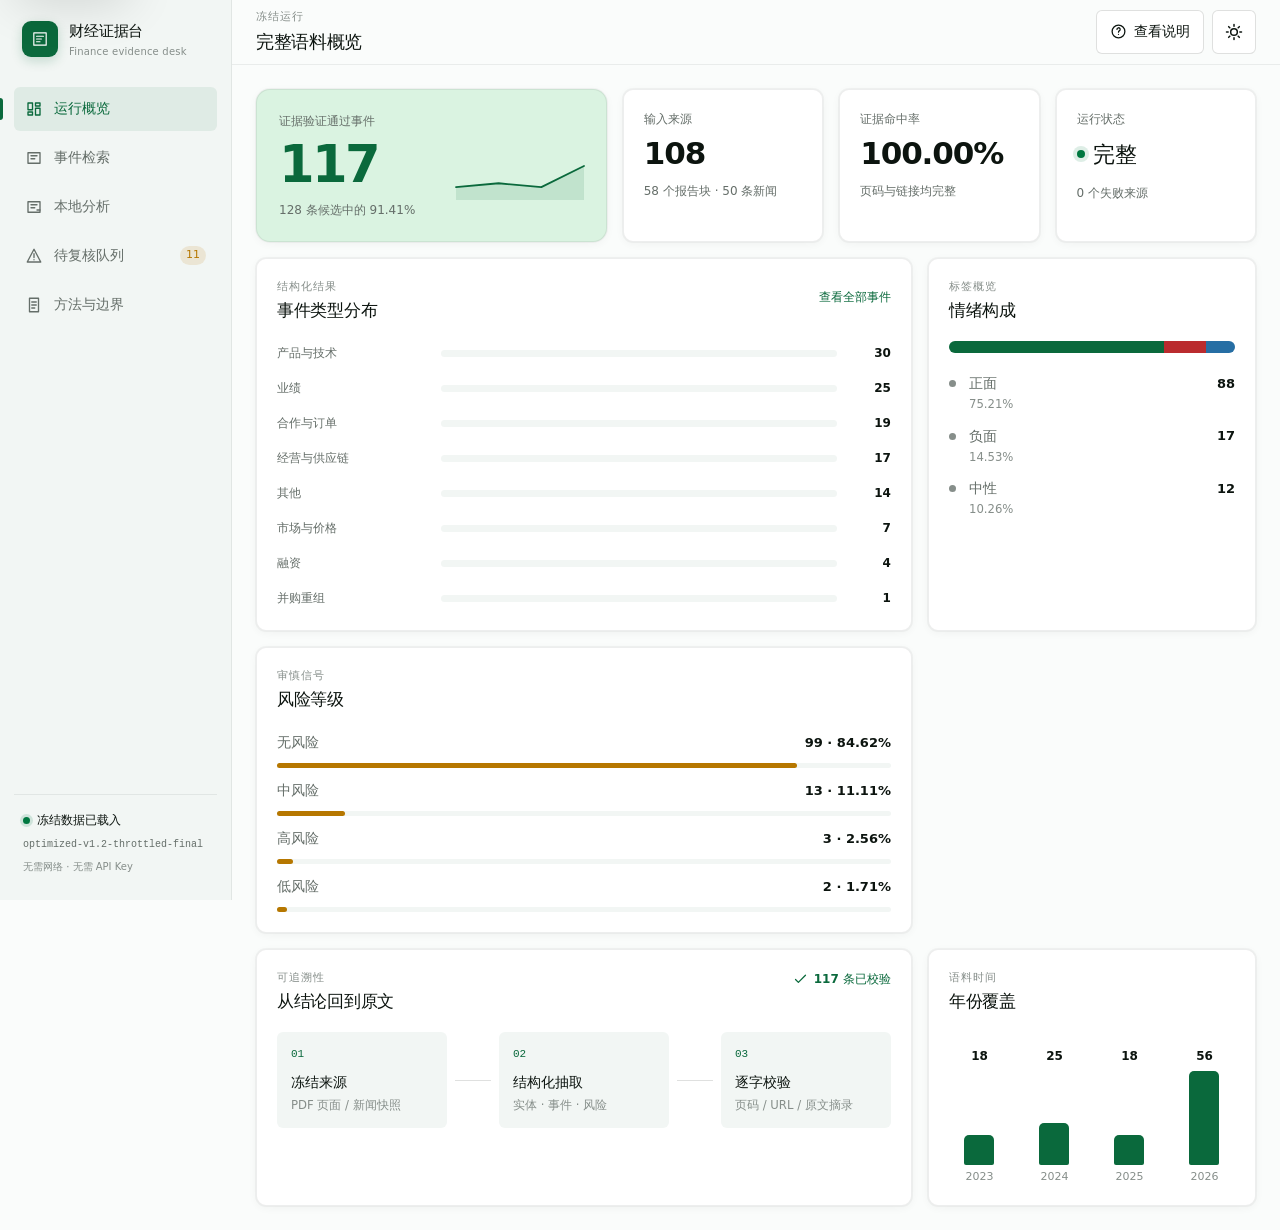
<file: 05-finance-text-pipeline/财经文本智能批处理流水线_Demo.html>
<!doctype html>
<html lang="zh-CN">
<head>
  <meta charset="utf-8">
  <meta name="viewport" content="width=device-width, initial-scale=1">
  <meta name="color-scheme" content="light dark">
  <meta name="theme-color" content="#f5f7f6">
  <link rel="icon" href="data:image/svg+xml,%3Csvg xmlns='http://www.w3.org/2000/svg' viewBox='0 0 32 32'%3E%3Crect width='32' height='32' rx='8' fill='%2316322a'/%3E%3Cpath d='M8 9h16v14H8zM12 13h8m-8 4h6' fill='none' stroke='%23f5f7f6' stroke-width='2' stroke-linecap='round'/%3E%3C/svg%3E">
  <meta name="description" content="财经文本智能批处理流水线离线交互 Demo：筛选事件并查看页码或新闻链接证据。">
  <title>财经证据台｜离线事件分析 Demo</title>
  <style>
:root {
  color-scheme: light;
  --gray-0: oklch(99% 0.003 160);
  --gray-1: oklch(97% 0.005 160);
  --gray-2: oklch(93% 0.006 160);
  --gray-3: oklch(86% 0.008 160);
  --gray-5: oklch(64% 0.012 160);
  --gray-6: oklch(53% 0.014 160);
  --gray-7: oklch(40% 0.014 160);
  --gray-9: oklch(18% 0.014 160);
  --accent: oklch(46% 0.11 155);
  --accent-hover: oklch(40% 0.11 155);
  --accent-tint: oklch(46% 0.11 155 / 0.08);
  --accent-soft: oklch(94% 0.035 155);
  --success: oklch(50% 0.13 155);
  --warning: oklch(62% 0.14 75);
  --danger: oklch(52% 0.18 25);
  --info: oklch(52% 0.11 245);
  --surface-canvas: var(--gray-0);
  --surface-sidebar: var(--gray-1);
  --surface-raised: white;
  --surface-sunken: var(--gray-1);
  --surface-overlay: white;
  --text-primary: var(--gray-9);
  --text-secondary: var(--gray-6);
  --text-tertiary: var(--gray-5);
  --border-subtle: oklch(18% 0.014 160 / 0.07);
  --border-default: oklch(18% 0.014 160 / 0.13);
  --space-1: 4px;
  --space-2: 8px;
  --space-3: 12px;
  --space-4: 16px;
  --space-5: 24px;
  --space-6: 32px;
  --space-7: 48px;
  --radius-input: 6px;
  --radius-card: 10px;
  --radius-modal: 14px;
  --shadow-card: 0 0 0 1px oklch(0% 0 0 / 0.035), 0 2px 8px oklch(0% 0 0 / 0.045);
  --shadow-overlay: 0 0 0 1px oklch(0% 0 0 / 0.05), 0 20px 50px oklch(0% 0 0 / 0.16);
  --duration-fast: 100ms;
  --duration-base: 180ms;
  --duration-drawer: 260ms;
  --ease-out: cubic-bezier(0.16, 1, 0.3, 1);
  --z-sticky: 20;
  --z-backdrop: 30;
  --z-drawer: 40;
  --z-toast: 50;
  font-family: "Microsoft YaHei UI", "PingFang SC", "Noto Sans CJK SC", system-ui, sans-serif;
  font-synthesis: none;
}

:root[data-theme="dark"] {
  color-scheme: dark;
  --surface-canvas: oklch(15% 0.01 160);
  --surface-sidebar: oklch(18.5% 0.012 160);
  --surface-raised: oklch(20% 0.012 160);
  --surface-sunken: oklch(12.5% 0.01 160);
  --surface-overlay: oklch(21% 0.012 160);
  --text-primary: oklch(94% 0.006 160);
  --text-secondary: oklch(72% 0.01 160);
  --text-tertiary: oklch(57% 0.012 160);
  --border-subtle: oklch(100% 0 0 / 0.07);
  --border-default: oklch(100% 0 0 / 0.14);
  --accent: oklch(70% 0.09 155);
  --accent-hover: oklch(76% 0.09 155);
  --accent-tint: oklch(70% 0.09 155 / 0.11);
  --accent-soft: oklch(28% 0.035 155);
  --success: oklch(72% 0.11 155);
  --warning: oklch(77% 0.12 75);
  --danger: oklch(70% 0.14 25);
  --info: oklch(72% 0.1 245);
  --shadow-card: 0 0 0 1px var(--border-subtle), inset 0 1px 0 oklch(100% 0 0 / 0.025);
  --shadow-overlay: 0 0 0 1px var(--border-default), 0 20px 50px oklch(0% 0 0 / 0.35);
}

* { box-sizing: border-box; }
html { background: var(--surface-canvas); scroll-behavior: smooth; }
body { margin: 0; min-width: 320px; min-height: 100vh; background: var(--surface-canvas); color: var(--text-primary); font-size: 14px; line-height: 1.5; }
button, input, select { font: inherit; }
button, select { cursor: pointer; }
button { color: inherit; }
svg { width: 20px; height: 20px; fill: none; stroke: currentColor; stroke-width: 1.8; stroke-linecap: round; stroke-linejoin: round; }
strong, .tabular, dd, code { font-variant-numeric: tabular-nums; }
a { color: var(--accent); text-underline-offset: 3px; }
:focus-visible { outline: 3px solid color-mix(in oklch, var(--accent) 55%, transparent); outline-offset: 2px; }
[hidden] { display: none !important; }

.sr-only { position: absolute; width: 1px; height: 1px; padding: 0; margin: -1px; overflow: hidden; clip: rect(0, 0, 0, 0); white-space: nowrap; border: 0; }
.skip-link { position: fixed; left: 16px; top: -60px; z-index: 100; padding: 10px 14px; border-radius: var(--radius-input); background: var(--surface-overlay); box-shadow: var(--shadow-overlay); color: var(--text-primary); }
.skip-link:focus { top: 12px; }

.app-shell { display: grid; grid-template-columns: 232px minmax(0, 1fr); min-height: 100vh; }
.sidebar { position: sticky; top: 0; height: 100vh; display: flex; flex-direction: column; padding: 20px 14px; background: var(--surface-sidebar); border-right: 1px solid var(--border-subtle); overscroll-behavior: contain; z-index: var(--z-sticky); }
.brand { display: flex; align-items: center; gap: 11px; min-height: 48px; padding: 0 8px 18px; }
.brand-mark { display: grid; place-items: center; width: 36px; height: 36px; flex: 0 0 36px; border-radius: 9px; background: var(--accent); color: white; box-shadow: 0 4px 12px color-mix(in oklch, var(--accent) 20%, transparent); }
.brand-mark svg { width: 22px; height: 22px; stroke-width: 1.7; }
.brand strong { display: block; font-size: 15px; letter-spacing: -0.01em; }
.brand small { display: block; margin-top: 1px; color: var(--text-tertiary); font-size: 10px; letter-spacing: 0.02em; }
.nav-list { display: grid; gap: 5px; margin-top: 10px; }
.nav-item { position: relative; display: flex; align-items: center; gap: 11px; width: 100%; min-height: 44px; padding: 0 11px; border: 0; border-radius: var(--radius-input); background: transparent; color: var(--text-secondary); text-align: left; transition: background-color var(--duration-fast), color var(--duration-fast), transform var(--duration-fast); }
.nav-item svg { width: 18px; height: 18px; }
.nav-item:hover { background: color-mix(in oklch, var(--text-primary) 4%, transparent); color: var(--text-primary); }
.nav-item:active { transform: scale(0.985); }
.nav-item.is-active { background: var(--accent-tint); color: var(--accent); font-weight: 600; }
.nav-item.is-active::before { content: ""; position: absolute; left: -14px; width: 3px; height: 22px; border-radius: 0 3px 3px 0; background: var(--accent); }
.nav-count { margin-left: auto; min-width: 22px; padding: 1px 6px; border-radius: 999px; background: color-mix(in oklch, var(--warning) 13%, transparent); color: var(--warning); font-size: 11px; text-align: center; }
.sidebar-meta { margin-top: auto; padding: 16px 9px 4px; border-top: 1px solid var(--border-subtle); }
.sidebar-meta code { display: block; margin: 8px 0 3px; overflow: hidden; color: var(--text-secondary); font-size: 10px; text-overflow: ellipsis; white-space: nowrap; }
.sidebar-meta small { color: var(--text-tertiary); font-size: 10px; }
.status-line { display: flex; align-items: center; gap: 7px; font-size: 12px; font-weight: 600; }
.status-line i { width: 7px; height: 7px; border-radius: 50%; background: var(--success); box-shadow: 0 0 0 3px color-mix(in oklch, var(--success) 15%, transparent); }

.main-content { min-width: 0; }
.topbar { position: sticky; top: 0; z-index: var(--z-sticky); display: flex; align-items: center; min-height: 64px; padding: 9px 24px; border-bottom: 1px solid var(--border-subtle); background: color-mix(in oklch, var(--surface-canvas) 92%, transparent); backdrop-filter: blur(14px); }
.topbar-title { min-width: 0; }
.topbar-title p, .panel-heading p, .section-intro p, .drawer-header p, .dialog-header p { margin: 0 0 2px; color: var(--text-tertiary); font-size: 11px; font-weight: 600; letter-spacing: 0.08em; text-transform: uppercase; }
.topbar-title h1 { margin: 0; overflow: hidden; font-size: 18px; letter-spacing: -0.02em; text-overflow: ellipsis; white-space: nowrap; }
.topbar-actions { display: flex; align-items: center; gap: 8px; margin-left: auto; }
.ghost-button, .icon-button, .reset-button, .text-button { min-height: 44px; border: 1px solid var(--border-default); background: var(--surface-raised); transition: background-color var(--duration-fast), border-color var(--duration-fast), color var(--duration-fast), transform var(--duration-fast); }
.ghost-button { display: inline-flex; align-items: center; gap: 7px; padding: 0 13px; border-radius: var(--radius-input); }
.ghost-button svg { width: 17px; height: 17px; }
.ghost-button:hover, .icon-button:hover { border-color: color-mix(in oklch, var(--accent) 40%, var(--border-default)); color: var(--accent); }
.ghost-button:active, .icon-button:active, .reset-button:active { transform: scale(0.97); }
.icon-button { display: inline-grid; place-items: center; width: 44px; height: 44px; padding: 0; border-radius: var(--radius-input); }
.mobile-menu { display: none; margin-right: 10px; }
.text-button { min-height: 36px; padding: 0; border: 0; background: transparent; color: var(--accent); font-size: 12px; }
.text-button:hover { text-decoration: underline; text-underline-offset: 3px; }

.view { padding: 24px; animation: view-in var(--duration-base) var(--ease-out); }
@keyframes view-in { from { opacity: 0; transform: translateY(4px); } to { opacity: 1; transform: none; } }
.metric-layout { display: grid; grid-template-columns: minmax(320px, 1.75fr) repeat(3, minmax(150px, 1fr)); gap: 16px; }
.hero-metric, .secondary-metric, .status-metric, .panel, .table-panel, .review-notice, .review-card, .method-story, .boundary-card, .principle-card { border: 1px solid var(--border-subtle); background: var(--surface-raised); box-shadow: var(--shadow-card); }
.hero-metric { display: flex; align-items: flex-end; justify-content: space-between; min-height: 150px; padding: 22px; border-radius: var(--radius-modal); background: var(--accent-soft); }
.hero-metric p, .secondary-metric p, .status-metric p { margin: 0 0 10px; color: var(--text-secondary); font-size: 12px; font-weight: 600; }
.hero-metric strong { display: block; color: var(--accent); font-size: clamp(42px, 4vw, 60px); line-height: 0.95; letter-spacing: -0.05em; }
.hero-metric span, .secondary-metric span, .status-metric > span { display: block; margin-top: 13px; color: var(--text-secondary); font-size: 12px; }
.hero-sparkline { width: min(42%, 190px); height: 72px; overflow: visible; }
.spark-line { stroke: var(--accent); stroke-width: 2.5; fill: none; }
.spark-fill { stroke: none; fill: color-mix(in oklch, var(--accent) 12%, transparent); }
.secondary-metric, .status-metric { min-height: 150px; padding: 20px; border-radius: var(--radius-card); }
.secondary-metric strong { display: block; font-size: 31px; line-height: 1; letter-spacing: -0.035em; }
.status-metric > div { display: flex; align-items: center; gap: 8px; }
.status-metric strong { font-size: 22px; }
.status-dot { width: 8px; height: 8px; border-radius: 50%; }
.status-ok { background: var(--success); box-shadow: 0 0 0 4px color-mix(in oklch, var(--success) 13%, transparent); }

.overview-grid { display: grid; grid-template-columns: minmax(0, 1.6fr) minmax(260px, 0.8fr); gap: 16px; margin-top: 16px; }
.panel { min-width: 0; padding: 20px; border-radius: var(--radius-card); }
.panel-wide { grid-column: 1; }
.panel-heading { display: flex; align-items: flex-start; justify-content: space-between; gap: 16px; margin-bottom: 18px; }
.panel-heading h2 { margin: 0; font-size: 17px; letter-spacing: -0.015em; }
.bar-chart { display: grid; gap: 11px; }
.bar-row { display: grid; grid-template-columns: minmax(110px, 1.15fr) minmax(180px, 3fr) 42px; align-items: center; gap: 12px; min-height: 24px; }
.bar-label { overflow: hidden; color: var(--text-secondary); font-size: 12px; text-overflow: ellipsis; white-space: nowrap; }
.bar-track { height: 7px; overflow: hidden; border-radius: 999px; background: var(--surface-sunken); }
.bar-fill { height: 100%; border-radius: inherit; background: var(--accent); transform-origin: left; animation: grow-bar var(--duration-drawer) var(--ease-out) both; }
@keyframes grow-bar { from { transform: scaleX(0); } }
.bar-value { text-align: right; font-size: 12px; font-weight: 700; font-variant-numeric: tabular-nums; }
.segmented-meter { display: flex; height: 12px; overflow: hidden; border-radius: 999px; background: var(--surface-sunken); }
.meter-segment { min-width: 2px; }
.meter-positive { background: var(--accent); }
.meter-neutral { background: var(--info); }
.meter-negative { background: var(--danger); }
.compact-list { display: grid; gap: 12px; margin-top: 20px; }
.compact-row { display: grid; grid-template-columns: 10px minmax(0, 1fr) auto; align-items: center; gap: 10px; }
.compact-row i { width: 7px; height: 7px; border-radius: 50%; background: var(--text-tertiary); }
.compact-row span { color: var(--text-secondary); }
.compact-row strong { font-size: 13px; }
.compact-row small { grid-column: 2 / -1; margin-top: -8px; color: var(--text-tertiary); }
.risk-list .compact-row { grid-template-columns: minmax(0, 1fr) auto; }
.risk-list .risk-track { grid-column: 1 / -1; height: 5px; border-radius: 999px; background: var(--surface-sunken); }
.risk-list .risk-track b { display: block; height: 100%; border-radius: inherit; background: var(--warning); }
.evidence-panel { min-height: 190px; }
.verified-mark { display: inline-flex; align-items: center; gap: 5px; color: var(--accent); font-size: 12px; font-weight: 700; }
.verified-mark svg { width: 17px; height: 17px; }
.evidence-flow { display: grid; grid-template-columns: 1fr 36px 1fr 36px 1fr; align-items: center; gap: 8px; }
.evidence-flow > div { min-height: 96px; padding: 14px; border-radius: var(--radius-input); background: var(--surface-sunken); }
.evidence-flow span { display: block; margin-bottom: 9px; color: var(--accent); font-family: ui-monospace, "Cascadia Code", monospace; font-size: 11px; }
.evidence-flow strong, .evidence-flow small { display: block; }
.evidence-flow small { margin-top: 4px; color: var(--text-tertiary); }
.evidence-flow > i { height: 1px; background: var(--border-default); }
.year-chart { display: flex; align-items: flex-end; gap: 14px; min-height: 145px; padding-top: 15px; }
.year-column { flex: 1; display: grid; grid-template-rows: 24px 94px 20px; align-items: end; text-align: center; }
.year-column strong { align-self: start; font-size: 12px; }
.year-column i { justify-self: center; width: min(30px, 62%); min-height: 3px; border-radius: 5px 5px 2px 2px; background: var(--accent); }
.year-column span { color: var(--text-tertiary); font-size: 11px; }

.section-intro { display: flex; align-items: flex-end; justify-content: space-between; gap: 24px; margin-bottom: 20px; }
.section-intro h2 { margin: 0; font-size: clamp(24px, 3vw, 32px); letter-spacing: -0.035em; }
.section-intro > div > span { display: block; margin-top: 8px; color: var(--text-secondary); }
.result-counter { flex: 0 0 auto; min-width: 112px; text-align: right; }
.result-counter strong { display: block; color: var(--accent); font-size: 32px; line-height: 1; letter-spacing: -0.04em; }
.result-counter span { color: var(--text-secondary); font-size: 11px; }
.result-counter.is-warning strong { color: var(--warning); }
.filter-panel { display: grid; grid-template-columns: minmax(230px, 1.8fr) repeat(5, minmax(120px, 1fr)) auto; align-items: end; gap: 10px; margin-bottom: 12px; padding: 14px; border: 1px solid var(--border-subtle); border-radius: var(--radius-card); background: var(--surface-raised); }
.filter-panel label { min-width: 0; }
.filter-panel label > span:first-child { display: block; margin-bottom: 5px; color: var(--text-secondary); font-size: 11px; font-weight: 600; }
.filter-panel select, .filter-panel input { width: 100%; min-height: 42px; border: 1px solid var(--border-default); border-radius: var(--radius-input); background: var(--surface-canvas); color: var(--text-primary); }
.filter-panel select { padding: 0 30px 0 10px; }
.input-wrap { position: relative; display: block; }
.input-wrap svg { position: absolute; left: 11px; top: 50%; width: 17px; height: 17px; color: var(--text-tertiary); transform: translateY(-50%); pointer-events: none; }
.input-wrap input { padding: 0 10px 0 36px; }
.filter-panel input::placeholder { color: var(--text-tertiary); }
.filter-panel select:hover, .filter-panel input:hover { border-color: color-mix(in oklch, var(--accent) 35%, var(--border-default)); }
.reset-button { padding: 0 10px; border: 0; color: var(--accent); font-size: 12px; }
.table-panel { overflow: hidden; border-radius: var(--radius-card); }
.table-scroll { max-height: calc(100vh - 270px); overflow: auto; scrollbar-gutter: stable; }
table { width: 100%; min-width: 980px; border-collapse: separate; border-spacing: 0; }
thead { position: sticky; top: 0; z-index: 2; background: var(--surface-raised); }
th, td { padding: 11px 13px; border-bottom: 1px solid var(--border-subtle); text-align: left; vertical-align: middle; }
th { color: var(--text-secondary); font-size: 11px; font-weight: 600; white-space: nowrap; }
td { font-size: 12px; }
tbody tr { position: relative; cursor: pointer; transition: background-color var(--duration-fast), box-shadow var(--duration-fast), transform var(--duration-fast); }
tbody tr:hover, tbody tr:focus-visible { z-index: 1; background: var(--accent-tint); box-shadow: 0 2px 10px color-mix(in oklch, var(--accent) 8%, transparent); }
tbody tr:active { transform: scale(0.998); }
.company-cell strong, .company-cell span { display: block; }
.company-cell span { margin-top: 2px; color: var(--text-tertiary); font-size: 10px; }
.summary-cell { max-width: 430px; color: var(--text-secondary); line-height: 1.45; }
.category-label { display: inline-flex; align-items: center; min-height: 24px; padding: 2px 7px; border-radius: 5px; background: var(--surface-sunken); color: var(--text-secondary); white-space: nowrap; }
.sentiment-text, .risk-text { display: inline-flex; align-items: center; gap: 6px; white-space: nowrap; }
.sentiment-text::before, .risk-text::before { content: ""; width: 6px; height: 6px; border-radius: 50%; background: var(--text-tertiary); }
.sentiment-positive::before { background: var(--success); }
.sentiment-negative::before { background: var(--danger); }
.sentiment-neutral::before { background: var(--info); }
.risk-medium::before, .risk-low::before { background: var(--warning); }
.risk-high::before { background: var(--danger); }
.date-cell { color: var(--text-secondary); white-space: nowrap; font-variant-numeric: tabular-nums; }
.row-action { color: var(--accent); }
.row-action svg { width: 17px; height: 17px; }
.empty-state { display: grid; justify-items: center; gap: 7px; padding: 60px 20px; text-align: center; }
.empty-state svg { width: 52px; height: 52px; margin-bottom: 7px; color: var(--text-tertiary); }
.empty-state span { max-width: 420px; color: var(--text-secondary); }
.empty-state .ghost-button { margin-top: 10px; }
.pagination { display: flex; align-items: center; justify-content: space-between; min-height: 60px; padding: 8px 13px; color: var(--text-secondary); font-size: 12px; }
.pagination > div { display: flex; gap: 6px; }

.review-intro { margin-bottom: 16px; }
.review-notice { display: flex; gap: 13px; margin-bottom: 14px; padding: 16px; border-color: color-mix(in oklch, var(--warning) 24%, var(--border-subtle)); border-radius: var(--radius-card); background: color-mix(in oklch, var(--warning) 5%, var(--surface-raised)); }
.review-notice > svg { flex: 0 0 22px; color: var(--warning); }
.review-notice strong, .review-notice p { display: block; margin: 0; }
.review-notice p { margin-top: 3px; color: var(--text-secondary); }
.review-list { display: grid; grid-template-columns: repeat(2, minmax(0, 1fr)); gap: 12px; }
.review-card { display: flex; flex-direction: column; min-height: 180px; padding: 18px; border-radius: var(--radius-card); }
.review-card header { display: flex; align-items: flex-start; justify-content: space-between; gap: 10px; }
.review-card header strong { font-size: 15px; }
.review-card header span { display: inline-flex; align-items: center; gap: 6px; color: var(--warning); font-size: 11px; }
.review-card header span::before { content: ""; width: 6px; height: 6px; border-radius: 50%; background: var(--warning); }
.review-card > p { margin: 15px 0; color: var(--text-secondary); }
.review-card footer { display: flex; align-items: center; justify-content: space-between; gap: 12px; margin-top: auto; color: var(--text-tertiary); font-size: 11px; }

.method-grid { display: grid; grid-template-columns: 1.25fr 0.85fr 0.85fr; gap: 16px; }
.method-story { grid-row: span 2; padding: 22px; border-radius: var(--radius-modal); }
.method-story h3, .boundary-card h3, .principle-card h3 { margin: 0 0 18px; font-size: 17px; }
.method-story ol { display: grid; gap: 0; margin: 0; padding: 0; list-style: none; }
.method-story li { position: relative; display: grid; grid-template-columns: 36px 1fr; gap: 13px; min-height: 94px; }
.method-story li:not(:last-child)::before { content: ""; position: absolute; left: 17px; top: 34px; bottom: 0; width: 1px; background: var(--border-default); }
.method-story li > span { display: grid; place-items: center; align-self: start; width: 36px; height: 36px; border-radius: 50%; background: var(--accent-tint); color: var(--accent); font-family: ui-monospace, monospace; font-size: 10px; font-weight: 700; }
.method-story li strong { display: block; margin: 5px 0 4px; }
.method-story li p { margin: 0; color: var(--text-secondary); }
.boundary-card, .principle-card { padding: 20px; border-radius: var(--radius-card); }
.boundary-card > strong { display: block; color: var(--warning); font-size: 20px; letter-spacing: -0.02em; }
.boundary-card > p { margin: 7px 0 18px; color: var(--text-secondary); }
.boundary-card code { padding: 1px 4px; border-radius: 3px; background: var(--surface-sunken); font-size: 11px; }
.boundary-card dl { display: grid; gap: 9px; margin: 0; }
.boundary-card dl div { display: flex; align-items: center; justify-content: space-between; gap: 14px; }
.boundary-card dt { color: var(--text-secondary); }
.boundary-card dd { margin: 0; font-weight: 700; }
.boundary-card > small { display: block; margin-top: 17px; padding-top: 13px; border-top: 1px solid var(--border-subtle); color: var(--text-tertiary); }
.boundary-card.neutral > strong { color: var(--text-primary); }
.principle-card ul { display: grid; gap: 9px; margin: 0; padding: 0; list-style: none; }
.principle-card li { position: relative; padding-left: 17px; color: var(--text-secondary); }
.principle-card li::before { content: ""; position: absolute; left: 0; top: 8px; width: 6px; height: 6px; border-radius: 50%; background: var(--accent); }

dialog { color: var(--text-primary); }
dialog::backdrop { background: oklch(10% 0.01 160 / 0.34); backdrop-filter: blur(2px); }
.drawer { width: min(540px, 100vw); max-width: none; height: 100dvh; max-height: 100dvh; margin: 0 0 0 auto; padding: 0; border: 0; border-left: 1px solid var(--border-default); background: var(--surface-overlay); box-shadow: var(--shadow-overlay); animation: drawer-in var(--duration-drawer) var(--ease-out); }
@keyframes drawer-in { from { opacity: 0; transform: translateX(18px); } to { opacity: 1; transform: none; } }
.drawer-header, .dialog-header { display: flex; align-items: flex-start; justify-content: space-between; gap: 16px; padding: 20px 22px; border-bottom: 1px solid var(--border-subtle); }
.drawer-header h2, .dialog-header h2 { margin: 0; font-size: 21px; letter-spacing: -0.025em; }
.drawer-body { padding: 22px; }
.detail-summary { margin: 0 0 20px; font-size: 16px; line-height: 1.65; }
.detail-grid { display: grid; grid-template-columns: repeat(2, minmax(0, 1fr)); gap: 12px; margin-bottom: 22px; }
.detail-grid > div { padding: 12px; border-radius: var(--radius-input); background: var(--surface-sunken); }
.detail-grid dt { color: var(--text-tertiary); font-size: 10px; }
.detail-grid dd { margin: 4px 0 0; font-weight: 600; }
.evidence-block { margin-top: 18px; }
.evidence-block header { display: flex; align-items: center; justify-content: space-between; margin-bottom: 9px; }
.evidence-block h3 { margin: 0; font-size: 14px; }
.copy-button { min-height: 36px; padding: 0 9px; border: 1px solid var(--border-default); border-radius: var(--radius-input); background: var(--surface-raised); color: var(--text-secondary); }
blockquote { margin: 0; padding: 16px; border-left: 3px solid var(--accent); border-radius: 0 var(--radius-input) var(--radius-input) 0; background: var(--surface-sunken); color: var(--text-secondary); white-space: pre-wrap; }
.source-card { display: grid; gap: 6px; margin-top: 16px; padding: 14px; border: 1px solid var(--border-subtle); border-radius: var(--radius-input); }
.source-card strong { font-size: 13px; }
.source-card span { color: var(--text-secondary); font-size: 12px; }
.source-link { display: inline-flex; align-items: center; gap: 6px; margin-top: 5px; font-weight: 600; }
.source-link svg { width: 15px; height: 15px; }
.review-reason { margin-top: 16px; padding: 13px; border-radius: var(--radius-input); background: color-mix(in oklch, var(--warning) 8%, var(--surface-sunken)); color: var(--text-secondary); }
.review-reason strong { display: block; margin-bottom: 4px; color: var(--warning); }
.help-dialog { width: min(560px, calc(100vw - 32px)); max-width: none; padding: 0; border: 1px solid var(--border-default); border-radius: var(--radius-modal); background: var(--surface-overlay); box-shadow: var(--shadow-overlay); }
.help-steps { display: grid; gap: 14px; margin: 0; padding: 22px; list-style: none; }
.help-steps li { display: grid; grid-template-columns: 32px 1fr; gap: 12px; }
.help-steps li > span { display: grid; place-items: center; width: 32px; height: 32px; border-radius: 50%; background: var(--accent-tint); color: var(--accent); font-weight: 700; }
.help-steps strong, .help-steps p { display: block; margin: 0; }
.help-steps p { margin-top: 3px; color: var(--text-secondary); }
.help-boundary { margin: 0 22px 22px; padding: 14px; border-radius: var(--radius-input); background: var(--surface-sunken); }
.help-boundary strong, .help-boundary p { display: block; margin: 0; }
.help-boundary p { margin-top: 4px; color: var(--text-secondary); }
.toast { position: fixed; right: 20px; bottom: 20px; z-index: var(--z-toast); max-width: min(360px, calc(100vw - 40px)); padding: 11px 15px; border: 1px solid var(--border-default); border-radius: var(--radius-input); background: var(--surface-overlay); box-shadow: var(--shadow-overlay); animation: toast-in var(--duration-base) var(--ease-out); }
@keyframes toast-in { from { opacity: 0; transform: translateY(6px); } }

.workspace-intro { align-items: center; }
.local-badge { display: inline-flex; align-items: center; gap: 7px; padding: 8px 11px; border: 1px solid color-mix(in oklch, var(--success) 22%, var(--border-default)); border-radius: 999px; background: color-mix(in oklch, var(--success) 7%, var(--surface-raised)); color: var(--success); font-size: 11px; font-weight: 700; white-space: nowrap; }
.local-badge span { width: 7px; height: 7px; border-radius: 50%; background: var(--success); box-shadow: 0 0 0 4px color-mix(in oklch, var(--success) 14%, transparent); }
.workspace-grid { display: grid; grid-template-columns: minmax(320px, .92fr) minmax(420px, 1.08fr); gap: 16px; align-items: start; }
.ingest-panel, .analysis-panel { padding: 20px; border-radius: var(--radius-card); }
.ingest-panel h3, .analysis-panel h3 { margin: 0; font-size: 18px; letter-spacing: -0.02em; }
.file-hint { color: var(--text-tertiary); font-size: 10px; font-weight: 700; letter-spacing: .06em; }
.dropzone { display: grid; justify-items: center; gap: 7px; min-height: 130px; margin: 2px 0 15px; padding: 22px; border: 1px dashed color-mix(in oklch, var(--accent) 42%, var(--border-default)); border-radius: var(--radius-card); background: color-mix(in oklch, var(--accent) 4%, var(--surface-sunken)); color: var(--text-secondary); text-align: center; cursor: pointer; transition: border-color var(--duration-fast), background var(--duration-fast), transform var(--duration-fast); }
.dropzone:hover, .dropzone:focus-within, .dropzone.is-dragging { border-color: var(--accent); background: var(--accent-tint); }
.dropzone:active { transform: scale(.995); }
.dropzone input { position: absolute; width: 1px; height: 1px; opacity: 0; }
.dropzone-icon { display: grid; place-items: center; width: 30px; height: 30px; border: 1px solid var(--border-default); border-radius: 50%; color: var(--accent); font-size: 20px; line-height: 1; }
.dropzone strong { color: var(--text-primary); font-size: 13px; }
.dropzone small { color: var(--text-tertiary); }
.textarea-label { display: block; margin-bottom: 6px; color: var(--text-secondary); font-size: 11px; font-weight: 700; }
#workspaceInput { display: block; width: 100%; min-height: 210px; resize: vertical; padding: 12px; border: 1px solid var(--border-default); border-radius: var(--radius-input); outline: none; background: var(--surface-sunken); color: var(--text-primary); font: 13px/1.65 inherit; }
#workspaceInput:focus, .local-search input:focus { border-color: var(--accent); box-shadow: 0 0 0 3px var(--accent-tint); }
.workspace-actions { display: flex; align-items: center; gap: 9px; margin-top: 13px; }
.primary-button { min-height: 38px; padding: 0 15px; border: 1px solid var(--accent); border-radius: var(--radius-input); background: var(--accent); color: white; font-weight: 700; cursor: pointer; }
.primary-button:hover { background: var(--accent-hover); }
.privacy-note { display: flex; align-items: flex-start; gap: 7px; margin: 15px 0 0; color: var(--text-tertiary); font-size: 11px; line-height: 1.45; }
.privacy-note svg { flex: 0 0 15px; width: 15px; height: 15px; color: var(--success); }
.analysis-status { display: inline-flex; align-items: center; min-height: 24px; padding: 0 8px; border-radius: 5px; background: var(--surface-sunken); color: var(--text-tertiary); font-size: 10px; font-weight: 700; }
.analysis-status.is-ready { background: var(--accent-tint); color: var(--accent); }
.analysis-empty { display: grid; justify-items: center; gap: 8px; min-height: 468px; padding: 88px 28px 40px; color: var(--text-tertiary); text-align: center; }
.analysis-empty strong { color: var(--text-primary); font-size: 15px; }
.analysis-empty span { max-width: 330px; font-size: 12px; line-height: 1.6; }
.empty-orb { display: grid; place-items: center; width: 58px; height: 58px; border: 1px solid var(--border-default); border-radius: 50%; background: var(--accent-tint); color: var(--accent); font-size: 29px; }
.analysis-metrics { display: grid; grid-template-columns: repeat(4, minmax(0, 1fr)); gap: 8px; margin-bottom: 16px; }
.analysis-metric { padding: 11px; border: 1px solid var(--border-subtle); border-radius: var(--radius-input); background: var(--surface-sunken); }
.analysis-metric strong, .analysis-metric span { display: block; }
.analysis-metric strong { font-size: 19px; letter-spacing: -.03em; }
.analysis-metric span { margin-top: 2px; color: var(--text-tertiary); font-size: 10px; }
.analysis-block { padding-top: 15px; border-top: 1px solid var(--border-subtle); }
.analysis-block + .analysis-block { margin-top: 15px; }
.analysis-block-title { display: flex; align-items: baseline; justify-content: space-between; gap: 12px; margin-bottom: 10px; }
.analysis-block-title strong { font-size: 13px; }
.analysis-block-title span { color: var(--text-tertiary); font-size: 10px; }
.chip-list { display: flex; flex-wrap: wrap; gap: 6px; }
.analysis-chip { display: inline-flex; align-items: center; gap: 5px; min-height: 27px; padding: 0 8px; border: 1px solid var(--border-default); border-radius: 999px; background: var(--surface-raised); color: var(--text-secondary); font-size: 11px; }
.analysis-chip b { color: var(--accent); font-size: 10px; }
.finding-list { display: grid; gap: 7px; }
.finding-row { display: grid; grid-template-columns: 80px 1fr auto; gap: 8px; align-items: start; padding: 9px 10px; border-radius: var(--radius-input); background: var(--surface-sunken); font-size: 11px; }
.finding-row strong { color: var(--text-primary); }
.finding-row p { margin: 0; color: var(--text-secondary); line-height: 1.45; }
.finding-tag { color: var(--warning); font-size: 10px; white-space: nowrap; }
.local-search { display: flex; gap: 8px; margin-bottom: 9px; }
.local-search input { min-width: 0; flex: 1; height: 36px; padding: 0 10px; border: 1px solid var(--border-default); border-radius: var(--radius-input); outline: none; background: var(--surface-sunken); color: var(--text-primary); font-size: 12px; }
.paragraph-list { display: grid; gap: 7px; max-height: 260px; overflow: auto; }
.paragraph-row { display: grid; grid-template-columns: 30px 1fr; gap: 8px; padding: 9px 10px; border: 1px solid var(--border-subtle); border-radius: var(--radius-input); background: var(--surface-raised); }
.paragraph-row > span { color: var(--accent); font: 10px ui-monospace, monospace; }
.paragraph-row p { margin: 0; color: var(--text-secondary); font-size: 11px; line-height: 1.5; }
.paragraph-row.is-hit { border-color: color-mix(in oklch, var(--accent) 45%, var(--border-default)); background: var(--accent-tint); }
.workspace-disclaimer { display: flex; gap: 8px; margin-top: 14px; padding: 12px 14px; border: 1px solid color-mix(in oklch, var(--warning) 22%, var(--border-subtle)); border-radius: var(--radius-card); background: color-mix(in oklch, var(--warning) 4%, var(--surface-raised)); color: var(--text-secondary); font-size: 11px; }
.workspace-disclaimer strong { flex: 0 0 auto; color: var(--warning); }

@media (max-width: 1180px) {
  .metric-layout { grid-template-columns: 1.6fr repeat(2, 1fr); }
  .status-metric { grid-column: 2 / -1; min-height: auto; }
  .filter-panel { grid-template-columns: minmax(240px, 2fr) repeat(3, 1fr); }
}

@media (max-width: 900px) {
  .app-shell { grid-template-columns: 64px minmax(0, 1fr); }
  .sidebar { padding-inline: 8px; }
  .brand { justify-content: center; padding-inline: 0; }
  .brand > span:last-child, .nav-item > span:not(.nav-count), .sidebar-meta code, .sidebar-meta small, .status-line { display: none; }
  .nav-item { justify-content: center; padding: 0; }
  .nav-item.is-active::before { left: -8px; }
  .nav-count { position: absolute; right: 1px; top: 1px; min-width: 17px; padding: 0 4px; font-size: 9px; }
  .overview-grid { grid-template-columns: 1fr; }
  .panel-wide { grid-column: auto; }
  .method-grid { grid-template-columns: 1fr 1fr; }
  .method-story { grid-row: auto; grid-column: 1 / -1; }
  .workspace-grid { grid-template-columns: 1fr; }
}

@media (max-width: 700px) {
  .app-shell { display: block; }
  .sidebar { position: fixed; left: 0; width: 248px; transform: translateX(-105%); transition: transform var(--duration-drawer) var(--ease-out); box-shadow: var(--shadow-overlay); }
  .sidebar.is-open { transform: none; }
  .sidebar .brand { justify-content: flex-start; padding-inline: 8px; }
  .sidebar .brand > span:last-child, .sidebar .nav-item > span:not(.nav-count), .sidebar .sidebar-meta code, .sidebar .sidebar-meta small, .sidebar .status-line { display: block; }
  .sidebar .nav-item { justify-content: flex-start; padding: 0 11px; }
  .sidebar .nav-count { position: static; margin-left: auto; }
  .mobile-menu { display: inline-grid; }
  .topbar { padding-inline: 14px; }
  .topbar-actions .ghost-button { width: 44px; padding: 0; justify-content: center; }
  .topbar-actions .ghost-button span, .topbar-actions .ghost-button:not(:has(span)) { font-size: 0; }
  .topbar-actions .ghost-button { font-size: 0; }
  .view { padding: 16px 14px 24px; }
  .metric-layout { grid-template-columns: 1fr 1fr; }
  .hero-metric { grid-column: 1 / -1; }
  .status-metric { grid-column: auto; }
  .filter-panel { grid-template-columns: 1fr 1fr; }
  .search-field { grid-column: 1 / -1; }
  .section-intro { align-items: flex-start; }
  .review-list, .method-grid { grid-template-columns: 1fr; }
  .method-story { grid-column: auto; }
  .analysis-metrics { grid-template-columns: repeat(2, minmax(0, 1fr)); }
  .evidence-flow { grid-template-columns: 1fr; }
  .evidence-flow > i { width: 1px; height: 18px; margin-left: 20px; }
}

@media (max-width: 460px) {
  .metric-layout { grid-template-columns: 1fr; }
  .hero-metric { min-height: 138px; }
  .secondary-metric, .status-metric { min-height: 116px; }
  .filter-panel { grid-template-columns: 1fr; }
  .search-field { grid-column: auto; }
  .section-intro { display: block; }
  .result-counter { margin-top: 16px; text-align: left; }
  .detail-grid { grid-template-columns: 1fr; }
  .bar-row { grid-template-columns: 92px minmax(120px, 1fr) 34px; gap: 8px; }
}

@media (prefers-reduced-motion: reduce) {
  *, *::before, *::after { scroll-behavior: auto !important; animation-duration: 0.01ms !important; animation-iteration-count: 1 !important; transition-duration: 0.01ms !important; }
}

@media print {
  .sidebar, .topbar-actions, .filter-panel, .pagination, .row-action { display: none !important; }
  .app-shell { display: block; }
  .topbar { position: static; padding-inline: 0; }
  .view { padding: 12px 0; }
  .panel, .table-panel, .hero-metric, .secondary-metric, .status-metric { box-shadow: none; break-inside: avoid; }
  .table-scroll { max-height: none; overflow: visible; }
}

</style>
</head>
<body>
  <a class="skip-link" href="#main-content">跳到主要内容</a>
  <div class="app-shell">
    <aside class="sidebar" id="sidebar" aria-label="主导航">
      <div class="brand">
        <span class="brand-mark" aria-hidden="true">
          <svg viewBox="0 0 32 32"><path d="M7 7h18v18H7z"/><path d="M11 12h10M11 16h7M11 20h5"/></svg>
        </span>
        <span><strong>财经证据台</strong><small>Finance evidence desk</small></span>
      </div>
      <nav class="nav-list" aria-label="Demo 页面">
        <button class="nav-item is-active" type="button" data-view="overview" aria-current="page">
          <svg aria-hidden="true" viewBox="0 0 24 24"><path d="M4 13h6V4H4v9Zm0 7h6v-4H4v4Zm10 0h6v-9h-6v9Zm0-16v4h6V4h-6Z"/></svg>
          <span>运行概览</span>
        </button>
        <button class="nav-item" type="button" data-view="events">
          <svg aria-hidden="true" viewBox="0 0 24 24"><path d="M4 5h16v14H4zM8 9h8M8 13h5"/></svg>
          <span>事件检索</span>
        </button>
        <button class="nav-item" type="button" data-view="workspace">
          <svg aria-hidden="true" viewBox="0 0 24 24"><path d="M4 5h16v14H4zM8 9h8M8 13h5"/><path d="M16 16h4"/></svg>
          <span>本地分析</span>
        </button>
        <button class="nav-item" type="button" data-view="review">
          <svg aria-hidden="true" viewBox="0 0 24 24"><path d="M12 3 3 20h18L12 3Zm0 6v5m0 3v.01"/></svg>
          <span>待复核队列</span><span class="nav-count" id="reviewNavCount">11</span>
        </button>
        <button class="nav-item" type="button" data-view="method">
          <svg aria-hidden="true" viewBox="0 0 24 24"><path d="M6 3h12v18H6zM9 8h6m-6 4h6m-6 4h4"/></svg>
          <span>方法与边界</span>
        </button>
      </nav>
      <div class="sidebar-meta">
        <span class="status-line"><i aria-hidden="true"></i>冻结数据已载入</span>
        <code id="sidebarRunId">—</code>
        <small>无需网络 · 无需 API Key</small>
      </div>
    </aside>

    <main id="main-content" class="main-content" tabindex="-1">
      <header class="topbar">
        <button class="icon-button mobile-menu" id="menuButton" type="button" aria-label="打开导航" aria-expanded="false" aria-controls="sidebar">
          <svg aria-hidden="true" viewBox="0 0 24 24"><path d="M4 7h16M4 12h16M4 17h16"/></svg>
        </button>
        <div class="topbar-title">
          <p id="viewKicker">冻结运行</p>
          <h1 id="viewTitle">完整语料概览</h1>
        </div>
        <div class="topbar-actions">
          <button class="ghost-button" id="helpButton" type="button">
            <svg aria-hidden="true" viewBox="0 0 24 24"><circle cx="12" cy="12" r="9"/><path d="M9.8 9a2.3 2.3 0 1 1 3.3 2.1c-.8.4-1.1 1-1.1 1.9m0 3h.01"/></svg>
            查看说明
          </button>
          <button class="icon-button" id="themeButton" type="button" aria-label="切换深浅主题" title="切换主题">
            <svg aria-hidden="true" viewBox="0 0 24 24"><path d="M12 3v2m0 14v2M3 12h2m14 0h2M5.6 5.6 7 7m10 10 1.4 1.4M18.4 5.6 17 7M7 17l-1.4 1.4"/><circle cx="12" cy="12" r="4"/></svg>
          </button>
        </div>
      </header>

      <section class="view is-active" data-view-panel="overview" aria-labelledby="overviewHeading">
        <h2 class="sr-only" id="overviewHeading">完整语料运行概览</h2>
        <div class="metric-layout">
          <article class="hero-metric">
            <div>
              <p>证据验证通过事件</p>
              <strong id="metricVerified">117</strong>
              <span id="metricAcceptance">128 条候选中的 91.41%</span>
            </div>
            <svg class="hero-sparkline" viewBox="0 0 180 60" role="img" aria-label="各年份有效事件数量走势">
              <path class="spark-fill" id="sparkFill" d=""/>
              <path class="spark-line" id="sparkLine" d=""/>
            </svg>
          </article>
          <article class="secondary-metric">
            <p>输入来源</p><strong id="metricSources">108</strong><span>58 个报告块 · 50 条新闻</span>
          </article>
          <article class="secondary-metric">
            <p>证据命中率</p><strong id="metricEvidence">100%</strong><span>页码与链接均完整</span>
          </article>
          <article class="status-metric">
            <p>运行状态</p>
            <div><span class="status-dot status-ok" aria-hidden="true"></span><strong>完整</strong></div>
            <span id="metricFailed">0 个失败来源</span>
          </article>
        </div>

        <div class="overview-grid">
          <article class="panel panel-wide">
            <div class="panel-heading">
              <div><p>结构化结果</p><h2>事件类型分布</h2></div>
              <button class="text-button" type="button" data-jump-view="events">查看全部事件</button>
            </div>
            <div class="bar-chart" id="eventTypeChart" aria-label="事件类型数量横向条形图"></div>
          </article>
          <article class="panel">
            <div class="panel-heading"><div><p>标签概览</p><h2>情绪构成</h2></div></div>
            <div class="segmented-meter" id="sentimentMeter" aria-label="情绪构成"></div>
            <div class="compact-list" id="sentimentList"></div>
          </article>
          <article class="panel">
            <div class="panel-heading"><div><p>审慎信号</p><h2>风险等级</h2></div></div>
            <div class="compact-list risk-list" id="riskList"></div>
          </article>
          <article class="panel panel-wide evidence-panel">
            <div class="panel-heading">
              <div><p>可追溯性</p><h2>从结论回到原文</h2></div>
              <span class="verified-mark"><svg aria-hidden="true" viewBox="0 0 24 24"><path d="m5 12 4 4L19 6"/></svg>117 条已校验</span>
            </div>
            <div class="evidence-flow" aria-label="证据处理流程">
              <div><span>01</span><strong>冻结来源</strong><small>PDF 页面 / 新闻快照</small></div>
              <i aria-hidden="true"></i>
              <div><span>02</span><strong>结构化抽取</strong><small>实体 · 事件 · 风险</small></div>
              <i aria-hidden="true"></i>
              <div><span>03</span><strong>逐字校验</strong><small>页码 / URL / 原文摘录</small></div>
            </div>
          </article>
          <article class="panel">
            <div class="panel-heading"><div><p>语料时间</p><h2>年份覆盖</h2></div></div>
            <div class="year-chart" id="yearChart"></div>
          </article>
        </div>
      </section>

      <section class="view" data-view-panel="events" aria-labelledby="eventsHeading" hidden>
        <div class="section-intro">
          <div><p>验证通过事件</p><h2 id="eventsHeading">检索与核验证据</h2><span>筛选结果只包含证据验证通过的正式事件。</span></div>
          <div class="result-counter" aria-live="polite"><strong id="resultCount">117</strong><span>条匹配事件</span></div>
        </div>
        <form class="filter-panel" id="filterForm" role="search">
          <label class="search-field" for="searchInput">
            <span>搜索公司、标题或事件</span>
            <span class="input-wrap"><svg aria-hidden="true" viewBox="0 0 24 24"><circle cx="11" cy="11" r="7"/><path d="m16.5 16.5 4 4"/></svg><input id="searchInput" name="query" type="search" placeholder="例如：中国联通、回购、智能诊断" autocomplete="off"></span>
          </label>
          <label for="sourceFilter"><span>来源</span><select id="sourceFilter" name="source"><option value="">全部来源</option><option value="report">报告</option><option value="news">新闻</option></select></label>
          <label for="companyFilter"><span>公司</span><select id="companyFilter" name="company"><option value="">全部公司</option></select></label>
          <label for="typeFilter"><span>事件类型</span><select id="typeFilter" name="eventType"><option value="">全部类型</option></select></label>
          <label for="sentimentFilter"><span>情绪</span><select id="sentimentFilter" name="sentiment"><option value="">全部情绪</option></select></label>
          <label for="riskFilter"><span>风险</span><select id="riskFilter" name="risk"><option value="">全部风险</option></select></label>
          <label for="yearFilter"><span>年份</span><select id="yearFilter" name="year"><option value="">全部年份</option></select></label>
          <button class="reset-button" id="resetFilters" type="reset" hidden>重置筛选</button>
        </form>
        <div class="table-panel" id="eventTableRegion">
          <div class="table-scroll">
            <table>
              <thead><tr><th scope="col">公司与来源</th><th scope="col">事件摘要</th><th scope="col">类型</th><th scope="col">情绪</th><th scope="col">风险</th><th scope="col">日期</th><th scope="col"><span class="sr-only">查看详情</span></th></tr></thead>
              <tbody id="eventTableBody"></tbody>
            </table>
          </div>
          <div class="empty-state" id="eventEmpty" hidden>
            <svg aria-hidden="true" viewBox="0 0 64 64"><path d="M13 18h38v31H13zM21 27h22M21 35h14"/><circle cx="48" cy="48" r="9"/><path d="m54 54 6 6"/></svg>
            <strong>没有符合条件的事件</strong><span>调整筛选条件，或重置后查看全部验证事件。</span>
            <button type="button" class="ghost-button" data-reset-filters>重置筛选</button>
          </div>
          <div class="pagination" id="pagination"><span id="pageSummary">—</span><div><button class="icon-button" id="prevPage" type="button" aria-label="上一页"><svg aria-hidden="true" viewBox="0 0 24 24"><path d="m15 5-7 7 7 7"/></svg></button><button class="icon-button" id="nextPage" type="button" aria-label="下一页"><svg aria-hidden="true" viewBox="0 0 24 24"><path d="m9 5 7 7-7 7"/></svg></button></div></div>
        </div>
      </section>

      <section class="view" data-view-panel="workspace" aria-labelledby="workspaceHeading" hidden>
        <div class="section-intro workspace-intro">
          <div><p>本地文本工作台</p><h2 id="workspaceHeading">放入文本，即时分析</h2><span>文本只在当前浏览器内处理，不上传网络；结果是规则/启发式分析，适合展示和初筛。</span></div>
          <div class="local-badge"><span aria-hidden="true"></span>本地运行</div>
        </div>
        <div class="workspace-grid">
          <article class="panel ingest-panel">
            <div class="panel-heading"><div><p>输入材料</p><h3>上传或粘贴财经文本</h3></div><span class="file-hint">TXT · MD · JSON · CSV</span></div>
            <label class="dropzone" id="dropzone" for="textFile">
              <input id="textFile" type="file" accept=".txt,.md,.json,.csv,text/plain,text/markdown,application/json,text/csv">
              <span class="dropzone-icon" aria-hidden="true">＋</span>
              <strong>拖入文件，或点击选择</strong>
              <small id="fileName">也可以直接在下方粘贴文本</small>
            </label>
            <label class="textarea-label" for="workspaceInput">文本内容</label>
            <textarea id="workspaceInput" rows="12" placeholder="例如：某公司拟投资14亿元建设锂盐基地，预计年产4万吨碳酸锂；受原材料价格波动和客户集中度影响，经营风险仍需关注。"></textarea>
            <div class="workspace-actions"><button class="primary-button" id="analyzeText" type="button">开始分析</button><button class="ghost-button" id="loadSampleText" type="button">载入示例</button><button class="text-button" id="clearWorkspace" type="button">清空</button></div>
            <p class="privacy-note"><svg aria-hidden="true" viewBox="0 0 24 24"><path d="M12 3 4 6v5c0 5 3.4 8.5 8 10 4.6-1.5 8-5 8-10V6l-8-3Z"/><path d="m9 12 2 2 4-4"/></svg>隐私提示：浏览器本地规则分析，不会自动发送到 API 或服务器。</p>
          </article>
          <article class="panel analysis-panel" id="analysisPanel" aria-live="polite">
            <div class="panel-heading"><div><p>分析结果</p><h3 id="analysisTitle">等待输入材料</h3></div><span class="analysis-status" id="analysisStatus">未运行</span></div>
            <div class="analysis-empty" id="analysisEmpty"><div class="empty-orb" aria-hidden="true">⌁</div><strong>把一段文本放进来</strong><span>系统会返回文本质量、关键词、主体、事件线索、情绪/风险提示，并保留原文段落位置。</span></div>
            <div id="analysisResults" hidden>
              <div class="analysis-metrics" id="analysisMetrics"></div>
              <div class="analysis-block"><div class="analysis-block-title"><strong>关键词</strong><span>按词频与财经词典筛选</span></div><div class="chip-list" id="analysisKeywords"></div></div>
              <div class="analysis-block"><div class="analysis-block-title"><strong>主体与事件线索</strong><span>启发式识别，需人工确认</span></div><div class="finding-list" id="analysisFindings"></div></div>
              <div class="analysis-block"><div class="analysis-block-title"><strong>段落检索</strong><span id="analysisParagraphCount"></span></div><div class="local-search"><input id="localSearchInput" type="search" placeholder="搜索原文段落"><button class="ghost-button" id="verifyText" type="button">验证摘录</button></div><div class="paragraph-list" id="analysisParagraphs"></div></div>
            </div>
          </article>
        </div>
        <div class="workspace-disclaimer"><strong>展示边界</strong><span>本模块不调用模型，不替代人工研判；如需 DocETL 结构化抽取、PDF 页码证据和新闻链接验证，请使用项目命令行管线。</span></div>
      </section>

      <section class="view" data-view-panel="review" aria-labelledby="reviewHeading" hidden>
        <div class="section-intro review-intro">
          <div><p>人工复核入口</p><h2 id="reviewHeading">待复核事件</h2><span>这些事件没有进入正式统计。当前原因均为证据摘录无法在所属文本块逐字定位。</span></div>
          <div class="result-counter is-warning"><strong id="reviewCount">11</strong><span>条待复核</span></div>
        </div>
        <div class="review-notice"><svg aria-hidden="true" viewBox="0 0 24 24"><path d="M12 3 3 20h18L12 3Zm0 6v5m0 3v.01"/></svg><div><strong>状态边界</strong><p>待复核记录仅用于发现证据截断或模型改写问题，不作为系统有效事件，也不进入分布和评测指标。</p></div></div>
        <div class="review-list" id="reviewList"></div>
      </section>

      <section class="view" data-view-panel="method" aria-labelledby="methodHeading" hidden>
        <div class="section-intro"><div><p>实现说明</p><h2 id="methodHeading">方法、评测与边界</h2><span>把模型放在语义抽取环节，把统计、校验和状态管理留给确定性代码。</span></div></div>
        <div class="method-grid">
          <article class="method-story">
            <h3>处理管线</h3>
            <ol>
              <li><span>01</span><div><strong>报告与新闻采集</strong><p>报告按页解析并保留页码；新闻去重后冻结快照。</p></div></li>
              <li><span>02</span><div><strong>版本化语义抽取</strong><p>受控标签抽取公司、事件、情绪和风险，不允许自由生成类别。</p></div></li>
              <li><span>03</span><div><strong>证据与实体校验</strong><p>证据必须在当前文本逐字命中；公司名称使用确定性别名表统一。</p></div></li>
              <li><span>04</span><div><strong>冻结统计与离线展示</strong><p>所有数量、分布和筛选均由本地代码复算，Demo 不调用模型。</p></div></li>
            </ol>
          </article>
          <article class="boundary-card">
            <h3>评测边界</h3>
            <strong>AI 辅助候选参考集</strong>
            <p>60 个来源、85 条候选参考事件，状态为 <code>assistant_reviewed</code>，不是人工金标准。</p>
            <dl><div><dt>来源完全匹配率</dt><dd>70.00%</dd></div><div><dt>事件类型宏 F1</dt><dd>74.03%</dd></div><div><dt>证据命中率</dt><dd>100%</dd></div><div><dt>可对外发布</dt><dd>否</dd></div></dl>
            <small>指标只用于优化前后内部比较，项目仍标注为“原型”。</small>
          </article>
          <article class="boundary-card neutral">
            <h3>运行信息</h3>
            <dl id="runtimeDetails"></dl>
            <small>第三方供应商实际费用可能与 LiteLLM 估算不同。</small>
          </article>
          <article class="principle-card">
            <h3>可信展示原则</h3>
            <ul><li>验证通过与待复核严格分开</li><li>不把公开活动推断为个人经历</li><li>不把候选参考集称为人工金标准</li><li>结果用于信息整理，不构成投资建议</li></ul>
          </article>
        </div>
      </section>
    </main>
  </div>

  <dialog class="drawer" id="eventDrawer" aria-labelledby="drawerTitle">
    <div class="drawer-header"><div><p id="drawerStatus">验证通过</p><h2 id="drawerTitle">事件详情</h2></div><button class="icon-button" id="closeDrawer" type="button" aria-label="关闭事件详情"><svg aria-hidden="true" viewBox="0 0 24 24"><path d="m6 6 12 12M18 6 6 18"/></svg></button></div>
    <div class="drawer-body" id="drawerBody"></div>
  </dialog>

  <dialog class="help-dialog" id="helpDialog" aria-labelledby="helpTitle">
    <div class="dialog-header"><div><p>Demo 使用说明</p><h2 id="helpTitle">三步完成一次证据核验</h2></div><button class="icon-button" id="closeHelp" type="button" aria-label="关闭说明"><svg aria-hidden="true" viewBox="0 0 24 24"><path d="m6 6 12 12M18 6 6 18"/></svg></button></div>
    <ol class="help-steps"><li><span>1</span><div><strong>筛选事件</strong><p>按公司、来源、事件类型、情绪、风险或年份缩小范围。</p></div></li><li><span>2</span><div><strong>打开详情</strong><p>点击表格行或“核验证据”，查看标签与来源元数据。</p></div></li><li><span>3</span><div><strong>检查原文</strong><p>报告记录显示 PDF 页码；新闻记录可打开原始链接。</p></div></li></ol>
    <div class="help-boundary"><strong>请注意</strong><p>Demo 使用冻结数据，不会实时抓取新闻。项目结果不构成投资建议，AI 辅助候选评测数字不可表述为人工金标准结果。</p></div>
  </dialog>

  <div class="toast" id="toast" role="status" aria-live="polite" hidden></div>
  <script>
window.FINANCE_DEMO_DATA={"schemaVersion":"1.0","builtAt":"2026-09-21T07:02:28Z","runId":"optimized-v1.2-throttled-final","scope":{"mode":"full","input_source_count":108,"input_sources_by_type":{"news":50,"report":58},"source_result_statuses":{"complete":76,"no_events":32},"verified_event_count":117,"review_event_count":11,"candidate_event_count":128,"event_acceptance_rate":0.9140625},"sourceYield":{"news":{"source_count":50,"verified_event_count":56,"review_event_count":1,"verified_events_per_source":1.12},"report":{"source_count":58,"verified_event_count":61,"review_event_count":10,"verified_events_per_source":1.0517241379310345}},"distributions":{"companies":[{"value":"元征科技","count":31,"share":0.26495726495726496},{"value":"中国联通","count":11,"share":0.09401709401709402},{"value":"宁德时代","count":11,"share":0.09401709401709402},{"value":"比亚迪","count":10,"share":0.08547008547008547},{"value":"上汽集团","count":9,"share":0.07692307692307693},{"value":"中国移动","count":4,"share":0.03418803418803419},{"value":"亿咖通科技","count":2,"share":0.017094017094017096},{"value":"华为","count":2,"share":0.017094017094017096},{"value":"宝马","count":2,"share":0.017094017094017096},{"value":"山东高速","count":2,"share":0.017094017094017096},{"value":"特斯拉","count":2,"share":0.017094017094017096},{"value":"百度","count":2,"share":0.017094017094017096},{"value":"Lexis","count":1,"share":0.008547008547008548},{"value":"WarmCar","count":1,"share":0.008547008547008548},{"value":"中国电信","count":1,"share":0.008547008547008548},{"value":"中国银河","count":1,"share":0.008547008547008548},{"value":"五一视界","count":1,"share":0.008547008547008548},{"value":"冀东水泥","count":1,"share":0.008547008547008548},{"value":"博世","count":1,"share":0.008547008547008548},{"value":"尼索科","count":1,"share":0.008547008547008548},{"value":"广汇汽车","count":1,"share":0.008547008547008548},{"value":"德赛西威","count":1,"share":0.008547008547008548},{"value":"无锡车城智联","count":1,"share":0.008547008547008548},{"value":"星卡科技","count":1,"share":0.008547008547008548},{"value":"智网科技","count":1,"share":0.008547008547008548},{"value":"比亚迪汽车有限公司","count":1,"share":0.008547008547008548},{"value":"永达汽车","count":1,"share":0.008547008547008548},{"value":"江苏交控","count":1,"share":0.008547008547008548},{"value":"湖北交投集团","count":1,"share":0.008547008547008548},{"value":"理想汽车","count":1,"share":0.008547008547008548},{"value":"百应控股","count":1,"share":0.008547008547008548},{"value":"福田","count":1,"share":0.008547008547008548},{"value":"联通智网科技","count":1,"share":0.008547008547008548},{"value":"腾讯","count":1,"share":0.008547008547008548},{"value":"蘑菇车联","count":1,"share":0.008547008547008548},{"value":"襄阳市汉江智行","count":1,"share":0.008547008547008548},{"value":"货拉拉","count":1,"share":0.008547008547008548},{"value":"道通科技","count":1,"share":0.008547008547008548},{"value":"阿里","count":1,"share":0.008547008547008548},{"value":"震有科技","count":1,"share":0.008547008547008548},{"value":"高德地图","count":1,"share":0.008547008547008548}],"industries":[{"value":"未标注","count":44,"share":0.37606837606837606},{"value":"汽车诊断与检测","count":31,"share":0.26495726495726496},{"value":"动力电池","count":11,"share":0.09401709401709402},{"value":"新能源汽车","count":11,"share":0.09401709401709402},{"value":"通信运营","count":11,"share":0.09401709401709402},{"value":"汽车制造","count":9,"share":0.07692307692307693}],"event_types":[{"value":"product_technology","count":30,"share":0.2564102564102564,"label_zh":"产品与技术"},{"value":"performance","count":25,"share":0.21367521367521367,"label_zh":"业绩"},{"value":"partnership_order","count":19,"share":0.1623931623931624,"label_zh":"合作与订单"},{"value":"operation_supply","count":17,"share":0.1452991452991453,"label_zh":"经营与供应链"},{"value":"other","count":14,"share":0.11965811965811966,"label_zh":"其他"},{"value":"market_price","count":7,"share":0.05982905982905983,"label_zh":"市场与价格"},{"value":"financing","count":4,"share":0.03418803418803419,"label_zh":"融资"},{"value":"merger_acquisition","count":1,"share":0.008547008547008548,"label_zh":"并购重组"}],"sentiments":[{"value":"positive","count":88,"share":0.7521367521367521,"label_zh":"正面"},{"value":"negative","count":17,"share":0.1452991452991453,"label_zh":"负面"},{"value":"neutral","count":12,"share":0.10256410256410256,"label_zh":"中性"}],"risk_types":[{"value":"none","count":99,"share":0.8461538461538461,"label_zh":"无明确风险"},{"value":"financial_performance","count":8,"share":0.06837606837606838,"label_zh":"财务与业绩"},{"value":"operational","count":8,"share":0.06837606837606838,"label_zh":"经营"},{"value":"governance","count":1,"share":0.008547008547008548,"label_zh":"治理"},{"value":"macro_policy","count":1,"share":0.008547008547008548,"label_zh":"宏观与政策"}],"risk_levels":[{"value":"none","count":99,"share":0.8461538461538461,"label_zh":"无"},{"value":"medium","count":13,"share":0.1111111111111111,"label_zh":"中"},{"value":"high","count":3,"share":0.02564102564102564,"label_zh":"高"},{"value":"low","count":2,"share":0.017094017094017096,"label_zh":"低"}],"years":[{"value":"2026","count":56,"share":0.47863247863247865},{"value":"2024","count":25,"share":0.21367521367521367},{"value":"2023","count":18,"share":0.15384615384615385},{"value":"2025","count":18,"share":0.15384615384615385}],"review_reasons":[{"value":"evidence_not_in_current_text","count":11,"share":1.0}]},"timeCoverage":{"published_at_min":"2023-04","published_at_max":"2026-09-19 12:57:05","dated_event_count":117,"undated_event_count":0},"evidence":{"verified_event_evidence_match_rate":1.0,"report_events_with_page_evidence":61,"report_event_count":61,"news_events_with_url_evidence":56,"news_event_count":56},"runtime":{"started_at":"2026-09-20T08:40:55Z","finished_at":"2026-09-20T09:20:14Z","model":"gpt-5.6-terra","prompt_version":"1.2.0","token_usage":{"openai/gpt-5.6-terra":{"prompt_tokens":132034,"completion_tokens":14924,"cached_tokens":26240}},"estimated_cost_usd":0.39592399999999994,"cost_note":"费用为 LiteLLM 估算，第三方供应商实际账单可能不同。"},"limitations":["统计仅描述当前冻结语料和验证通过事件，不构成投资建议。","11 条待复核事件未计入事件、公司、情绪和风险分布。","报告与新闻的主题、日期和公司构成不同，分布差异不能解释为因果关系。"],"events":[{"id":"event:a144b61d69574f4f0a74d1a0","status":"verified","sourceId":"news:16dab0a781ba02620780ec5e","sourceType":"news","company":"宁德时代","companyRaw":"宁德时代","stockCode":"300750.SZ","industry":"动力电池","eventType":"partnership_order","sentiment":"positive","riskType":"none","riskLevel":"none","summary":"宁德时代以5亿元预付款支持江西升华建设产能，并延长合作期限至2025年至2029年，后续又支付15亿元预付款锁定供应量并支持原材料建设。","evidence":"同年，宁德时代确定将以5亿元预付款支持江西升华建设产能，并将合作期限延长至2025年至2029年。按照合作安排，江西升华产能优先供给宁德时代，宁德时代每年采购量不低于其产能的80%。2025年下半年，宁德时代又支付15亿元预付款，用于锁定供应量并支持原材料建设。","pages":[],"evidenceUrl":"http://finance.eastmoney.com/a/202609193879201177.html","publishedAt":"2026-09-19 12:57:05","title":"从深度绑定到“各有算盘” 宁德时代再度减持湖南裕能","reviewReasons":[],"validationStatus":"verified"},{"id":"event:175fe0b8ed17edac7262e621","status":"verified","sourceId":"news:16dab0a781ba02620780ec5e","sourceType":"news","company":"宁德时代","companyRaw":"宁德时代","stockCode":"300750.SZ","industry":"动力电池","eventType":"other","sentiment":"neutral","riskType":"none","riskLevel":"none","summary":"宁德时代再度减持湖南裕能。","evidence":"标题：从深度绑定到“各有算盘” 宁德时代再度减持湖南裕能","pages":[],"evidenceUrl":"http://finance.eastmoney.com/a/202609193879201177.html","publishedAt":"2026-09-19 12:57:05","title":"从深度绑定到“各有算盘” 宁德时代再度减持湖南裕能","reviewReasons":[],"validationStatus":"verified"},{"id":"event:17971ae59f1fbfa4a322e988","status":"verified","sourceId":"news:ee4599563a4608b727121775","sourceType":"news","company":"尼索科","companyRaw":"尼索科","stockCode":"","industry":"未标注","eventType":"performance","sentiment":"negative","riskType":"financial_performance","riskLevel":"medium","summary":"尼索科营收高速增长，但对大客户比亚迪深度绑定，面临议价权与回款承压的潜在经营风险。","evidence":"尼索科营收的高速增长，离不开头部车企的支撑，尤其是对大客户比亚迪的深度绑定。但这把双刃剑，也给其经营带来了潜在风险。","pages":[],"evidenceUrl":"http://finance.eastmoney.com/a/202609193879158072.html","publishedAt":"2026-09-19 08:59:00","title":"闯过三轮问询，比亚迪供货商冲击创业板，尼索科能走多远？","reviewReasons":[],"validationStatus":"verified"},{"id":"event:33244eea1c80c3092f54c733","status":"verified","sourceId":"news:ebfcd1de851f72d2d364ba52","sourceType":"news","company":"宁德时代","companyRaw":"宁德时代","stockCode":"300750.SZ","industry":"动力电池","eventType":"market_price","sentiment":"negative","riskType":"financial_performance","riskLevel":"high","summary":"宁德时代股价出现波动，A股连续两个交易日大幅下挫。","evidence":"近日，宁德时代股价出现波动。 9月15日至16日，其A股连续两个交易日大幅下挫。","pages":[],"evidenceUrl":"http://finance.eastmoney.com/a/202609183878901572.html","publishedAt":"2026-09-18 23:02:21","title":"车企加速“去宁化”，宁德时代遭遇估值杀","reviewReasons":[],"validationStatus":"verified"},{"id":"event:842eccf6227f87f47b69ff7c","status":"verified","sourceId":"news:7a54851f65368a0e41bde564","sourceType":"news","company":"比亚迪","companyRaw":"比亚迪","stockCode":"002594.SZ / 01211.HK","industry":"新能源汽车","eventType":"operation_supply","sentiment":"negative","riskType":"operational","riskLevel":"medium","summary":"比亚迪将委托授权经销商为涉事车辆免费更换改良后的限位垫。","evidence":"比亚迪将委托授权经销商，为涉事车辆免费更换改良后的限位垫；已经完成该配件更换的车辆无需重复处理","pages":[],"evidenceUrl":"http://finance.eastmoney.com/a/202609183878856291.html","publishedAt":"2026-09-18 21:32:00","title":"比亚迪召回超18万辆秦唐车型，制动踏板限位垫存批次隐患","reviewReasons":[],"validationStatus":"verified"},{"id":"event:3399ebf7bd9541829b5fb0ae","status":"verified","sourceId":"news:f2861889a82779a11b1a9b06","sourceType":"news","company":"比亚迪","companyRaw":"比亚迪","stockCode":"002594.SZ / 01211.HK","industry":"新能源汽车","eventType":"operation_supply","sentiment":"negative","riskType":"operational","riskLevel":"medium","summary":"比亚迪备案了超18万辆汽车的召回计划。","evidence":"国家市场监督管理总局公告显示，日前，比亚迪备案了超18万辆汽车的召回计划。","pages":[],"evidenceUrl":"http://finance.eastmoney.com/a/202609183878838688.html","publishedAt":"2026-09-18 21:11:25","title":"比亚迪召回超18万辆汽车","reviewReasons":[],"validationStatus":"verified"},{"id":"event:3fe2317dce183723469b531f","status":"verified","sourceId":"news:070a461ff92d8575854cb982","sourceType":"news","company":"宁德时代","companyRaw":"宁德时代","stockCode":"300750.SZ","industry":"动力电池","eventType":"market_price","sentiment":"positive","riskType":"none","riskLevel":"none","summary":"宁德时代于9月18日回购151.26万股A股股份，回购总金额约4.56亿元。","evidence":"公司9月18日回购151.26万股A股股份，回购价格区间为每股300.89元—302.63元，回购总金额约4.56亿元。","pages":[],"evidenceUrl":"http://finance.eastmoney.com/a/202609183878809289.html","publishedAt":"2026-09-18 20:49:00","title":"宁德时代：9月18日回购151.26万股A股股份","reviewReasons":[],"validationStatus":"verified"},{"id":"event:86093c346d0cad5d36c0740f","status":"verified","sourceId":"news:257e3a008b8e1c3cae069e2b","sourceType":"news","company":"宁德时代","companyRaw":"宁德时代","stockCode":"300750.SZ","industry":"动力电池","eventType":"market_price","sentiment":"positive","riskType":"none","riskLevel":"none","summary":"宁德时代于2026年9月18日回购1512610股A股，支付总额456361160.73元，回购股份拟注销。","evidence":"公司于2026年9月18日在深圳证券交易所回购A股1512610股，每股最高回购价302.63元，每股最低回购价300.89元，付出的价格总额456361160.73元。回购股份拟注销，未持作库存股份。","pages":[],"evidenceUrl":"http://finance.eastmoney.com/a/202609183878741152.html","publishedAt":"2026-09-18 19:17:00","title":"宁德时代：9月18日斥资4.56亿元回购151.26万股","reviewReasons":[],"validationStatus":"verified"},{"id":"event:418e5b9fd827d0b7df583d22","status":"verified","sourceId":"news:a41156850332cfb40692e7ef","sourceType":"news","company":"比亚迪","companyRaw":"比亚迪汽车工业有限公司、比亚迪汽车有限公司","stockCode":"002594.SZ / 01211.HK","industry":"新能源汽车","eventType":"operation_supply","sentiment":"negative","riskType":"operational","riskLevel":"high","summary":"比亚迪汽车工业有限公司和比亚迪汽车有限公司因存在安全隐患，向国家市场监督管理总局备案了召回计划。","evidence":"日前，比亚迪汽车工业有限公司、比亚迪汽车有限公司根据《缺陷汽车产品召回管理条例》《缺陷汽车产品召回管理条例实施办法》的要求，向国家市场监督管理总局备案了召回计划。","pages":[],"evidenceUrl":"http://finance.eastmoney.com/a/202609183878734123.html","publishedAt":"2026-09-18 19:10:27","title":"存在安全隐患！超18万辆比亚迪被召回","reviewReasons":[],"validationStatus":"verified"},{"id":"event:2c82e9880865f76024c581b9","status":"verified","sourceId":"news:c49e8b005bfee93ba94a1526","sourceType":"news","company":"比亚迪","companyRaw":"比亚迪汽车工业有限公司、比亚迪汽车有限公司","stockCode":"002594.SZ / 01211.HK","industry":"新能源汽车","eventType":"operation_supply","sentiment":"negative","riskType":"operational","riskLevel":"medium","summary":"两家公司将委托授权经销商，为召回范围内车辆免费更换改善后的限位垫，以消除安全隐患。","evidence":"比亚迪汽车工业有限公司、比亚迪汽车有限公司将委托授权经销商，为召回范围内的车辆免费更换改善后的限位垫，以消除安全隐患。","pages":[],"evidenceUrl":"http://finance.eastmoney.com/a/202609183878729572.html","publishedAt":"2026-09-18 19:03:30","title":"比亚迪召回部分唐系列、秦系列汽车","reviewReasons":[],"validationStatus":"verified"},{"id":"event:289e7c2eba2b457bd7b7c1ac","status":"verified","sourceId":"news:d35f75bd0f54e27d2ab7053a","sourceType":"news","company":"比亚迪","companyRaw":"比亚迪","stockCode":"002594.SZ / 01211.HK","industry":"新能源汽车","eventType":"other","sentiment":"neutral","riskType":"none","riskLevel":"none","summary":"比亚迪接待中金公司调研，并就二季度经营指标改善原因进行回复。","evidence":"比亚迪9月18日公告称，9月17日接待中金公司调研。接待人员包括吴越,黄悦。 公司就以下问题进行了回复：问题一:二季度经营指标改善比较突出,在行业竞争激烈的背景下,环比向好的主要驱动力是什么?","pages":[],"evidenceUrl":"http://finance.eastmoney.com/a/202609183878715433.html","publishedAt":"2026-09-18 18:36:15","title":"【调研快报】比亚迪接待中金公司调研","reviewReasons":[],"validationStatus":"verified"},{"id":"event:1adac424e56087c8b9d71ea1","status":"verified","sourceId":"news:2bcddb99884fa76869ad7a84","sourceType":"news","company":"比亚迪","companyRaw":"比亚迪","stockCode":"002594.SZ / 01211.HK","industry":"新能源汽车","eventType":"operation_supply","sentiment":"negative","riskType":"operational","riskLevel":"medium","summary":"比亚迪备案召回计划，涉及两家主体，合计召回183211辆车辆。","evidence":"比亚迪本次召回涉及两家主体，合计183211辆。","pages":[],"evidenceUrl":"http://finance.eastmoney.com/a/202609183878661850.html","publishedAt":"2026-09-18 17:09:05","title":"多车企发布召回公告，比亚迪涉超18万辆老款车型","reviewReasons":[],"validationStatus":"verified"},{"id":"event:7f162c4bf51e91af3c54bc60","status":"verified","sourceId":"news:fd6ba091a4bfc0fbaed44377","sourceType":"news","company":"比亚迪汽车有限公司","companyRaw":"比亚迪汽车有限公司","stockCode":"","industry":"未标注","eventType":"operation_supply","sentiment":"negative","riskType":"operational","riskLevel":"medium","summary":"比亚迪汽车有限公司备案了部分国产汽车召回计划。","evidence":"比亚迪汽车工业有限公司、比亚迪汽车有限公司根据《缺陷汽车产品召回管理条例》《缺陷汽车产品召回管理条例实施办法》的要求，向国家市场监督管理总局备案了召回计划。","pages":[],"evidenceUrl":"http://finance.eastmoney.com/a/202609183878577073.html","publishedAt":"2026-09-18 15:10:11","title":"比亚迪汽车工业有限公司、比亚迪汽车有限公司召回部分国产汽车","reviewReasons":[],"validationStatus":"verified"},{"id":"event:4327a81aa28d71c6c3982bf2","status":"verified","sourceId":"news:fd6ba091a4bfc0fbaed44377","sourceType":"news","company":"比亚迪","companyRaw":"比亚迪汽车工业有限公司","stockCode":"002594.SZ / 01211.HK","industry":"新能源汽车","eventType":"operation_supply","sentiment":"negative","riskType":"operational","riskLevel":"medium","summary":"比亚迪汽车工业有限公司备案了部分国产汽车召回计划。","evidence":"比亚迪汽车工业有限公司、比亚迪汽车有限公司根据《缺陷汽车产品召回管理条例》《缺陷汽车产品召回管理条例实施办法》的要求，向国家市场监督管理总局备案了召回计划。","pages":[],"evidenceUrl":"http://finance.eastmoney.com/a/202609183878577073.html","publishedAt":"2026-09-18 15:10:11","title":"比亚迪汽车工业有限公司、比亚迪汽车有限公司召回部分国产汽车","reviewReasons":[],"validationStatus":"verified"},{"id":"event:9c253064e9686f982cfc41e6","status":"verified","sourceId":"news:77adad9835c63de63c362926","sourceType":"news","company":"宁德时代","companyRaw":"宁德时代","stockCode":"300750.SZ","industry":"动力电池","eventType":"market_price","sentiment":"negative","riskType":"none","riskLevel":"none","summary":"宁德时代A股下跌0.39%，报304元/股。","evidence":"宁德时代A股跌0.39%，报304元/股。","pages":[],"evidenceUrl":"http://finance.eastmoney.com/a/202609173877598884.html","publishedAt":"2026-09-17 21:57:28","title":"450亿磷酸铁锂龙头再遭宁德时代减持","reviewReasons":[],"validationStatus":"verified"},{"id":"event:08018d958390ba02071780e6","status":"verified","sourceId":"news:77adad9835c63de63c362926","sourceType":"news","company":"宁德时代","companyRaw":"宁德时代","stockCode":"300750.SZ","industry":"动力电池","eventType":"market_price","sentiment":"neutral","riskType":"none","riskLevel":"none","summary":"宁德时代再次减持磷酸铁锂龙头股份。","evidence":"450亿磷酸铁锂龙头再遭宁德时代减持","pages":[],"evidenceUrl":"http://finance.eastmoney.com/a/202609173877598884.html","publishedAt":"2026-09-17 21:57:28","title":"450亿磷酸铁锂龙头再遭宁德时代减持","reviewReasons":[],"validationStatus":"verified"},{"id":"event:8c7637871a471a0ca8e05fcc","status":"verified","sourceId":"news:8a8b3bac77ae56c63fd10d90","sourceType":"news","company":"宁德时代","companyRaw":"宁德时代","stockCode":"300750.SZ","industry":"动力电池","eventType":"operation_supply","sentiment":"neutral","riskType":"none","riskLevel":"none","summary":"宁德时代拟投资14亿元建设雅安锂盐生产基地，规划建设碳酸锂等生产及配套设施。","evidence":"雅安经济技术开发区管理委员会9月14日发布宁德时代雅安锂盐生产基地项目环境影响评价信息第一次公示。项目总投资14亿元，拟建设约4万吨碳酸锂、3万吨磷酸二氢锂、13万吨元明粉等生产厂房及生产配套附属设施。","pages":[],"evidenceUrl":"http://finance.eastmoney.com/a/202609173877432246.html","publishedAt":"2026-09-17 18:38:44","title":"拟投14亿元！宁德时代又有新动作","reviewReasons":[],"validationStatus":"verified"},{"id":"event:d8fe7c5959946a82428298c0","status":"verified","sourceId":"news:0c22852f9b7b5d16e2fd269b","sourceType":"news","company":"宁德时代","companyRaw":"宁德时代","stockCode":"300750.SZ","industry":"动力电池","eventType":"operation_supply","sentiment":"neutral","riskType":"none","riskLevel":"none","summary":"宁德时代拟投资14亿元建设雅安锂盐生产基地，规划年产约4万吨碳酸锂、3万吨磷酸二氢锂及13万吨元明粉。","evidence":"雅安经济技术开发区管理委员会近日发布宁德时代雅安锂盐生产基地项目环境影响评价信息第一次公示。项目总投资14亿元，拟建设年产约4万吨碳酸锂、3万吨磷酸二氢锂及13万吨元明粉产能。","pages":[],"evidenceUrl":"http://finance.eastmoney.com/a/202609173877357243.html","publishedAt":"2026-09-17 16:53:40","title":"宁德时代，14亿新投资！","reviewReasons":[],"validationStatus":"verified"},{"id":"event:5b57fadea18839245fb38a9c","status":"verified","sourceId":"news:a1206207281bddd3c2bbb007","sourceType":"news","company":"上汽集团","companyRaw":"上汽集团","stockCode":"600104.SH","industry":"汽车制造","eventType":"partnership_order","sentiment":"positive","riskType":"none","riskLevel":"none","summary":"豆包座舱助手已与上汽集团达成合作。","evidence":"目前，豆包座舱助手已与上汽集团达成合作，首款搭载豆包座舱助手的车型——荣威家越07即将开启预售，上汽奥迪相关车型也将于年内亮相。","pages":[],"evidenceUrl":"http://finance.eastmoney.com/a/202609173877258048.html","publishedAt":"2026-09-17 14:45:14","title":"豆包座舱助手发布，与上汽集团达成合作，首款“豆包汽车”是它……","reviewReasons":[],"validationStatus":"verified"},{"id":"event:d3b51ec0637912046ff475e4","status":"verified","sourceId":"news:666813f95520b34e9b8a982f","sourceType":"news","company":"比亚迪","companyRaw":"比亚迪","stockCode":"002594.SZ / 01211.HK","industry":"新能源汽车","eventType":"product_technology","sentiment":"positive","riskType":"none","riskLevel":"none","summary":"比亚迪宣布2027款元UP飞驰版上市，新增501km长续航，限时售价6.98万元起。","evidence":"9月17日，比亚迪宣布，2027款元UP飞驰版上市，新增501km长续航，限时售价6.98万元起。","pages":[],"evidenceUrl":"http://finance.eastmoney.com/a/202609173877120768.html","publishedAt":"2026-09-17 10:37:25","title":"比亚迪2027款元UP飞驰版上市","reviewReasons":[],"validationStatus":"verified"},{"id":"event:3181c2bc09f0a6c3ef3c62c5","status":"verified","sourceId":"news:952e53bda16c92c9842aff24","sourceType":"news","company":"比亚迪","companyRaw":"比亚迪","stockCode":"002594.SZ / 01211.HK","industry":"新能源汽车","eventType":"product_technology","sentiment":"positive","riskType":"none","riskLevel":"none","summary":"比亚迪方程S系列车辆搭载第二代刀片电池，并通过边闪充边针刺、多场景短路等测试。","evidence":"车辆搭载比亚迪第二代刀片电池，经过边闪充边针刺、多场景短路等测试。","pages":[],"evidenceUrl":"http://finance.eastmoney.com/a/202609173877412932.html","publishedAt":"2026-09-17 09:23:58","title":"比亚迪运动轿车全能新作方程S系列上市","reviewReasons":[],"validationStatus":"verified"},{"id":"event:eacdea3ae874f81fc8bec586","status":"verified","sourceId":"news:5d65f7274c9d7aa23bc4d1f6","sourceType":"news","company":"宁德时代","companyRaw":"宁德时代","stockCode":"300750.SZ","industry":"动力电池","eventType":"performance","sentiment":"positive","riskType":"none","riskLevel":"none","summary":"宁德时代上半年实现净利润432.84亿元，平均每天进账近2.4亿元。","evidence":"上半年赚了432.84亿元，平均每天进账近2.4亿元","pages":[],"evidenceUrl":"http://finance.eastmoney.com/a/202609173876503193.html","publishedAt":"2026-09-17 08:30:00","title":"宁德时代的“去宁化”之问","reviewReasons":[],"validationStatus":"verified"},{"id":"event:37b2a90accb6d716f370600a","status":"verified","sourceId":"news:5d65f7274c9d7aa23bc4d1f6","sourceType":"news","company":"宁德时代","companyRaw":"宁德时代","stockCode":"300750.SZ","industry":"动力电池","eventType":"market_price","sentiment":"negative","riskType":"financial_performance","riskLevel":"medium","summary":"宁德时代A股股价重挫超6%并创近一年新低，A股市值缩水至1.4万亿元，A+H股总市值跌破1.5万亿元。","evidence":"9月15日，宁德时代A股重挫超6%，创近一年股价新低，A股市值缩水至1.4万亿元。港股同步跳水，收盘跌超6%。至此，宁德时代A+H股总市值跌破1.5万亿元。","pages":[],"evidenceUrl":"http://finance.eastmoney.com/a/202609173876503193.html","publishedAt":"2026-09-17 08:30:00","title":"宁德时代的“去宁化”之问","reviewReasons":[],"validationStatus":"verified"},{"id":"event:b967078363a6e9b37a7718ce","status":"verified","sourceId":"news:b08fc113764690e027c6307b","sourceType":"news","company":"中国联通","companyRaw":"中国联通","stockCode":"600050.SH","industry":"通信运营","eventType":"product_technology","sentiment":"positive","riskType":"none","riskLevel":"none","summary":"中国联通携AI安全系列产品和联通墨攻3.0平台亮相国家网络安全宣传周，展示其网络安全创新实践成果。","evidence":"中国联通创新提出AI时代安全“新范式、新规则、新动能”发展理念，以“算安启新程，智链护未来”为主题，打造算网安全、信息安全、数据安全、人工智能安全等特色展区，携AI安全系列产品、联通墨攻3.0平台等展品精彩亮相，全面展示中国联通作为网络安全现代产业链链长的创新实践成果。","pages":[],"evidenceUrl":"http://finance.eastmoney.com/a/202609143873438237.html","publishedAt":"2026-09-14 16:12:37","title":"国家网络安全宣传周丨中国联通以“新范式、新规则、新动能”护航算网安全","reviewReasons":[],"validationStatus":"verified"},{"id":"event:9736e13c6553e3ffe4d9d426","status":"verified","sourceId":"news:f1b2e6e89963a16ceba37bea","sourceType":"news","company":"震有科技","companyRaw":"震有科技","stockCode":"","industry":"未标注","eventType":"partnership_order","sentiment":"positive","riskType":"none","riskLevel":"none","summary":"震有科技联合中国联通及产业伙伴共同发布卫星互联网安全“天枢”行动计划，提出四层纵深防御体系。","evidence":"近日，在2026年中国联通合作伙伴大会上，震有科技联合中国联通、宁波市人民政府及产业伙伴共同发布卫星互联网安全“天枢”行动计划，提出四层纵深防御体系，试图在卫星互联网的安全空白地带率先划出一道防线。","pages":[],"evidenceUrl":"http://finance.eastmoney.com/a/202609143873272657.html","publishedAt":"2026-09-14 12:05:43","title":"卫星互联网竞速下的安全考题：震有科技联合中国联通发布“天枢”计划，提出四层防御","reviewReasons":[],"validationStatus":"verified"},{"id":"event:592763a4b954913393736f0e","status":"verified","sourceId":"news:ae1539e19435b64a9dab348f","sourceType":"news","company":"上汽集团","companyRaw":"上汽集团","stockCode":"600104.SH","industry":"汽车制造","eventType":"market_price","sentiment":"positive","riskType":"none","riskLevel":"none","summary":"上汽集团股价上涨5.11%，在成分股中领涨。","evidence":"上汽集团领涨5.11%","pages":[],"evidenceUrl":"http://finance.eastmoney.com/a/202609143873024374.html","publishedAt":"2026-09-14 09:31:17","title":"上证180指数下跌1.18%，上证180ETF平安(530280)成分股上汽集团领涨5.11%","reviewReasons":[],"validationStatus":"verified"},{"id":"event:2dd2f57cbc7dd82b81bedc99","status":"verified","sourceId":"news:b3d6d2f87e992f9672efa566","sourceType":"news","company":"中国联通","companyRaw":"中国联通","stockCode":"600050.SH","industry":"通信运营","eventType":"product_technology","sentiment":"positive","riskType":"none","riskLevel":"none","summary":"中国联通在上海举办合作伙伴大会，发布联通智算云8.0、元景词元运营分发平台等新成果。","evidence":"中国联通刚刚在上海举办了中国联通合作伙伴大会，发布了联通智算云8.0、元景词元运营分发平台等新成果","pages":[],"evidenceUrl":"http://finance.eastmoney.com/a/202609123872740218.html","publishedAt":"2026-09-12 18:34:00","title":"中国联通副总经理朱汉武：算网筑基，智启新程丨2026中国算力大会","reviewReasons":[],"validationStatus":"verified"},{"id":"event:e02754d8912c4bfeaffff2fa","status":"verified","sourceId":"news:f7cfaf0dc909df5186bd4f78","sourceType":"news","company":"中国联通","companyRaw":"中国联通","stockCode":"600050.SH","industry":"通信运营","eventType":"other","sentiment":"neutral","riskType":"none","riskLevel":"none","summary":"中国联通完成大规模机构改革，并在改革后举办首场大型活动。","evidence":"本次合作伙伴大会也是中国联通大规模机构改革后举办的首场大型活动。","pages":[],"evidenceUrl":"http://finance.eastmoney.com/a/202609113872335373.html","publishedAt":"2026-09-11 21:34:51","title":"从“六算协同”到AI终端生态 中国联通多位高管详解数智发展新棋局","reviewReasons":[],"validationStatus":"verified"},{"id":"event:59fa6c8b9027055973ad2031","status":"verified","sourceId":"news:594f45df218988272df111c5","sourceType":"news","company":"中国联通","companyRaw":"中国联通","stockCode":"600050.SH","industry":"通信运营","eventType":"product_technology","sentiment":"positive","riskType":"none","riskLevel":"none","summary":"中国联通在2026中国联通合作伙伴大会展览中集中展示全栈AI创新成果和数字技术融合创新实践。","evidence":"9月9日，2026中国联通合作伙伴大会展览举办。展览以“向智同行连接算力新生态”为主题，聚焦“连接”“算力”“服务”“安全”四大核心赛道，集中展示中国联通AI创新成果和数字技术融合创新实践。","pages":[],"evidenceUrl":"http://finance.eastmoney.com/a/202609113872335263.html","publishedAt":"2026-09-11 21:03:00","title":"中国联通合作伙伴大会展出全栈AI创新成果","reviewReasons":[],"validationStatus":"verified"},{"id":"event:1e86c5fa3a2c48f84f32ad21","status":"verified","sourceId":"news:726338983c3e70c281ec396e","sourceType":"news","company":"上汽集团","companyRaw":"上汽集团","stockCode":"600104.SH","industry":"汽车制造","eventType":"other","sentiment":"neutral","riskType":"none","riskLevel":"none","summary":"上汽集团于4月1日至8月31日接待中金证券等42家机构调研。","evidence":"上汽集团9月11日公告称，4月1日至8月31日接待中金证券等42家机构调研。","pages":[],"evidenceUrl":"http://finance.eastmoney.com/a/202609113872061226.html","publishedAt":"2026-09-11 16:05:03","title":"【调研快报】上汽集团接待中金证券等42家机构调研","reviewReasons":[],"validationStatus":"verified"},{"id":"event:e004ead0f4cd7304172343da","status":"verified","sourceId":"news:c136576d19b23380134f6afa","sourceType":"news","company":"中国联通","companyRaw":"中国联通","stockCode":"600050.SH","industry":"通信运营","eventType":"product_technology","sentiment":"positive","riskType":"none","riskLevel":"none","summary":"中国联通发布AIDN创新架构，并计划升级算网调度能力和产品服务形态。","evidence":"中国联通将以AIDN创新架构（AI定义网络）为指引，向“智”升级，持续做大连接规模、提升连接密度；升级算网调度能力、创新产品服务形态。","pages":[],"evidenceUrl":"http://finance.eastmoney.com/a/202609113872043566.html","publishedAt":"2026-09-11 15:36:25","title":"中国联通发布AIDN创新架构 网络从“连人连物”迈向“连接智能体”","reviewReasons":[],"validationStatus":"verified"},{"id":"event:d53dd3bda4a77af2673756fd","status":"verified","sourceId":"news:91994435d7f3189e47f524d0","sourceType":"news","company":"中国联通","companyRaw":"中国联通","stockCode":"600050.SH","industry":"通信运营","eventType":"other","sentiment":"positive","riskType":"none","riskLevel":"none","summary":"中国联通正由传统管道提供商向数智综合服务商转型，并将新一代通信网和算力网作为主责主业。","evidence":"中国联通正实现由“传统管道提供商”向“数智综合服务商”的蜕变，公司将聚焦“连接”“算力”“服务”“安全”四大核心赛道，把新一代通信网和算力网作为主责主业。","pages":[],"evidenceUrl":"http://finance.eastmoney.com/a/202609113871914070.html","publishedAt":"2026-09-11 12:48:12","title":"中国联通“十五五”时期预计撬动千亿级算力网投资","reviewReasons":[],"validationStatus":"verified"},{"id":"event:b71d40313e59e179ed33ac7c","status":"verified","sourceId":"news:d8587f61f5aa2422db0000e1","sourceType":"news","company":"中国联通","companyRaw":"中国联通","stockCode":"600050.SH","industry":"通信运营","eventType":"other","sentiment":"neutral","riskType":"none","riskLevel":"none","summary":"中国联通董事长董昕在合作伙伴大会上提出“唯大不阻、唯快不破、唯合不摧”的发展新范式。","evidence":"主论坛上，中国联通董事长董昕提出“唯大不阻、唯快不破、唯合不摧”发展新范式。","pages":[],"evidenceUrl":"http://finance.eastmoney.com/a/202609113871911293.html","publishedAt":"2026-09-11 11:30:00","title":"中国联通董事长董昕：要避开同质化竞争","reviewReasons":[],"validationStatus":"verified"},{"id":"event:f35e47a5b6b04d8d6c17dbc6","status":"verified","sourceId":"news:a4190ffa9ef616e819ff4647","sourceType":"news","company":"中国联通","companyRaw":"中国联通","stockCode":"600050.SH","industry":"通信运营","eventType":"partnership_order","sentiment":"positive","riskType":"none","riskLevel":"none","summary":"中国联通正式发起“算力价值共创行动计划”。","evidence":"会上，中国联通正式发起“算力价值共创行动计划”，海光信息等参与计划发布。","pages":[],"evidenceUrl":"http://finance.eastmoney.com/a/202609103870614952.html","publishedAt":"2026-09-10 16:39:51","title":"中国联通发起“算力价值共创行动计划”","reviewReasons":[],"validationStatus":"verified"},{"id":"event:e608203fa54463e6697524ca","status":"verified","sourceId":"news:98a13685c8d29f83c36b37bf","sourceType":"news","company":"中国联通","companyRaw":"中国联通","stockCode":"600050.SH","industry":"通信运营","eventType":"other","sentiment":"positive","riskType":"none","riskLevel":"none","summary":"中国联通以四大赛道为业务内核，拓展升级为服务、科创、产品、廉洁四大图谱，构建智能时代发展体系。","evidence":"在以“向智同行连接算力新生态”为主题的2026中国联通合作伙伴大会上，中国联通完成一次重要的战略升维：以“连接”“算力”“服务”“安全”四大赛道为业务内核，向外拓展升级为服务图谱、科创图谱、产品图谱、廉洁图谱四大图谱。","pages":[],"evidenceUrl":"http://finance.eastmoney.com/a/202609103870508010.html","publishedAt":"2026-09-10 14:50:00","title":"从四大赛道到四大图谱，中国联通构建智能时代发展完整体系丨2026中国联通合作伙伴大会","reviewReasons":[],"validationStatus":"verified"},{"id":"event:671b19d5ae3277182ee7f444","status":"verified","sourceId":"news:7106e41de8edc34fd0dcf8f3","sourceType":"news","company":"上汽集团","companyRaw":"上汽集团","stockCode":"600104.SH","industry":"汽车制造","eventType":"product_technology","sentiment":"positive","riskType":"none","riskLevel":"none","summary":"上汽集团密集推出新产品，为“金九银十”消费旺季蓄力。","evidence":"蓄力冲刺“金九银十”，上汽集团“密集上新”","pages":[],"evidenceUrl":"http://finance.eastmoney.com/a/202609103870404654.html","publishedAt":"2026-09-10 11:38:23","title":"蓄力冲刺“金九银十”，上汽集团“密集上新”","reviewReasons":[],"validationStatus":"verified"},{"id":"event:081ade8cdabe4f16d280b18a","status":"verified","sourceId":"news:62df88e630241f613dc7de4a","sourceType":"news","company":"上汽集团","companyRaw":"上汽集团","stockCode":"600104.SH","industry":"汽车制造","eventType":"partnership_order","sentiment":"positive","riskType":"none","riskLevel":"none","summary":"上汽集团与奥迪股份公司、大众汽车（中国）投资有限公司共同投资成立科技新公司并开展多项AI业务。","evidence":"企查查股权穿透显示，该公司由上汽集团、奥迪股份公司、大众汽车（中国）投资有限公司共同持股。","pages":[],"evidenceUrl":"http://finance.eastmoney.com/a/202609043865428451.html","publishedAt":"2026-09-04 16:09:00","title":"上汽集团、大众汽车投资成立科技新公司 含多项AI业务","reviewReasons":[],"validationStatus":"verified"},{"id":"event:6da4ceef9fc533bfb4f22ea9","status":"verified","sourceId":"news:208d794cd55ae23f0fa4b1a2","sourceType":"news","company":"上汽集团","companyRaw":"上海汽车集团股份有限公司","stockCode":"600104.SH","industry":"汽车制造","eventType":"partnership_order","sentiment":"positive","riskType":"none","riskLevel":"none","summary":"上海汽车集团股份有限公司与奥迪股份有限公司、大众汽车（中国）共同成立奥迪（上海）科技有限公司，注册资本6.94亿元人民币。","evidence":"天眼查App显示，近日，奥迪（上海）科技有限公司成立，法定代表人为MATTHIAS JOHANN PFISTER，注册资本6.94亿元人民币，经营范围包括汽车零部件研发、汽车零配件批发、汽车零配件零售等。股东信息显示，该公司由上海汽车集团股份有限公司、奥迪股份有限公司、大众汽车（中国","pages":[],"evidenceUrl":"http://finance.eastmoney.com/a/202609033864026158.html","publishedAt":"2026-09-03 15:40:38","title":"上汽集团、奥迪、大众汽车在上海成立合资公司 注册资本6.94亿元","reviewReasons":[],"validationStatus":"verified"},{"id":"event:e947d996af1187aa260f41e7","status":"pending_review","sourceId":"news:a6bb48cac68916bae5e1d24c","sourceType":"news","company":"上汽集团","companyRaw":"上海汽车集团股份有限公司","stockCode":"600104.SH","industry":"汽车制造","eventType":"partnership_order","sentiment":"positive","riskType":"none","riskLevel":"none","summary":"与奥迪股份有限公司共同成立奥迪（上海）科技有限公司，注册资本为6.94亿元人民币。","evidence":"近日，奥迪（上海）科技有限公司成立，法定代表人为MATTHIASJOHANNPFISTER，注册资本6.94亿人民币，经营范围包括汽车零部件研发、汽车零配件批发、汽车零配件零售等。股东信息显示，该公司由上海汽车集团股份有限公司、奥迪股份有限公司。","pages":[],"evidenceUrl":"http://finance.eastmoney.com/a/202609033864015387.html","publishedAt":"2026-09-03 15:22:00","title":"上汽集团、奥迪、大众汽车在上海成立合资公司 注册资本6.94亿","reviewReasons":["evidence_not_in_current_text"],"validationStatus":"pending_review"},{"id":"event:6cc6460545bd205efa317a5b","status":"verified","sourceId":"news:f06ace9b4588aaa7283f96ff","sourceType":"news","company":"上汽集团","companyRaw":"上汽集团","stockCode":"600104.SH","industry":"汽车制造","eventType":"performance","sentiment":"positive","riskType":"none","riskLevel":"none","summary":"上汽集团与院校联合培养的四位技能健儿在车身修理项目中累计获得三金一银。","evidence":"从第43届世赛至今，由上汽集团与院校联合培养的罗良、杨山巍、徐澳门、朱俊峰四位技能健儿，在车身修理项目中累计斩获 “三金一银” 的佳绩。","pages":[],"evidenceUrl":"http://finance.eastmoney.com/a/202609023862609154.html","publishedAt":"2026-09-02 11:28:05","title":"倒计时20天，上汽集团全面冲刺世界技能大赛服务保障","reviewReasons":[],"validationStatus":"verified"},{"id":"event:45e81d9462c4bad609c73d58","status":"verified","sourceId":"news:473d9adc650bdb3d59822b81","sourceType":"news","company":"上汽集团","companyRaw":"上汽集团","stockCode":"600104.SH","industry":"汽车制造","eventType":"partnership_order","sentiment":"positive","riskType":"none","riskLevel":"none","summary":"上汽集团作为本届大赛国家战略合作伙伴，服务保障与展示筹备工作进入冲刺阶段。","evidence":"作为本届大赛“国家战略合作伙伴”，上汽集团各项服务保障与展示筹备工作已全面进入冲刺阶段。","pages":[],"evidenceUrl":"http://finance.eastmoney.com/a/202609023862605852.html","publishedAt":"2026-09-02 11:17:07","title":"世赛开幕进入倒计时，“国家战略合作伙伴”上汽集团肩负使命全程护航","reviewReasons":[],"validationStatus":"verified"},{"id":"event:22c4755cd445a1bd25a16ec3","status":"verified","sourceId":"news:2d9aa15d2d9ba25f550af5ca","sourceType":"news","company":"上汽集团","companyRaw":"上汽集团","stockCode":"600104.SH","industry":"汽车制造","eventType":"performance","sentiment":"positive","riskType":"none","riskLevel":"none","summary":"上汽集团8月整车销售35.7万辆，1-8月累计销售274.1万辆，继续位居中国汽车行业首位。","evidence":"8月上汽集团整车销售35.7万辆，1-8月累计销售274.1万辆，继续位居中国汽车行业首位。","pages":[],"evidenceUrl":"http://finance.eastmoney.com/a/202609013861612751.html","publishedAt":"2026-09-01 18:29:00","title":"上汽集团1-8月累计销售274.1万辆","reviewReasons":[],"validationStatus":"verified"},{"id":"event:a99b328f231f4b44f645205a","status":"verified","sourceId":"news:6f359d350582c4e2053acabf","sourceType":"news","company":"元征科技","companyRaw":"元征科技","stockCode":"02488.HK","industry":"汽车诊断与检测","eventType":"performance","sentiment":"negative","riskType":"financial_performance","riskLevel":"medium","summary":"元征科技披露2026年中期报告，净利润为1.75亿元，同比下降10.28%。","evidence":"元征科技：2026年中期净利润1.75亿元 同比下降10.28%","pages":[],"evidenceUrl":"http://finance.eastmoney.com/a/202608113837867812.html","publishedAt":"2026-08-11 16:05:06","title":"元征科技：2026年中期净利润1.75亿元 同比下降10.28%","reviewReasons":[],"validationStatus":"verified"},{"id":"event:28cb2a76a89eca1251af6c3c","status":"verified","sourceId":"news:dac40a288b8e6db5c7fe3bd3","sourceType":"news","company":"百应控股","companyRaw":"百应控股","stockCode":"","industry":"未标注","eventType":"financing","sentiment":"neutral","riskType":"none","riskLevel":"none","summary":"公司拟与龙岩宏腾订立售后回租融资租赁协议，涉及交易金额2500万元人民币。","evidence":"百应控股：拟与龙岩宏腾订立售后回租融资租赁协议涉及交易金额2500万元人民币","pages":[],"evidenceUrl":"http://finance.eastmoney.com/a/202608103836889589.html","publishedAt":"2026-08-10 21:29:00","title":"希迪智驾上半年营收近翻倍、净亏损收窄至1.13亿元丨港股公告精选","reviewReasons":[],"validationStatus":"verified"},{"id":"event:6479fdee5a058b632b57b6e1","status":"verified","sourceId":"news:dac40a288b8e6db5c7fe3bd3","sourceType":"news","company":"五一视界","companyRaw":"五一视界","stockCode":"","industry":"未标注","eventType":"performance","sentiment":"negative","riskType":"financial_performance","riskLevel":"medium","summary":"公司上半财年净亏损7010.00万元。","evidence":"五一视界：上半财年净亏损7010.00万元","pages":[],"evidenceUrl":"http://finance.eastmoney.com/a/202608103836889589.html","publishedAt":"2026-08-10 21:29:00","title":"希迪智驾上半年营收近翻倍、净亏损收窄至1.13亿元丨港股公告精选","reviewReasons":[],"validationStatus":"verified"},{"id":"event:60e2d2b1a24a86f6add0bde3","status":"verified","sourceId":"news:dac40a288b8e6db5c7fe3bd3","sourceType":"news","company":"中国银河","companyRaw":"中国银河","stockCode":"","industry":"未标注","eventType":"other","sentiment":"neutral","riskType":"governance","riskLevel":"low","summary":"公司执行董事屈弯萍辞去相关职位。","evidence":"中国银河：屈弯萍辞去执行董事等职位","pages":[],"evidenceUrl":"http://finance.eastmoney.com/a/202608103836889589.html","publishedAt":"2026-08-10 21:29:00","title":"希迪智驾上半年营收近翻倍、净亏损收窄至1.13亿元丨港股公告精选","reviewReasons":[],"validationStatus":"verified"},{"id":"event:cacd832433bef8ec8cae0660","status":"verified","sourceId":"news:81c7d742241b30ffa45b3de8","sourceType":"news","company":"元征科技","companyRaw":"元征科技","stockCode":"02488.HK","industry":"汽车诊断与检测","eventType":"other","sentiment":"positive","riskType":"none","riskLevel":"none","summary":"元征科技将于2026年9月18日派发截至2026年6月30日止六个月的中期股息，每股0.335港元。","evidence":"元征科技（02488.HK）公告，公司将于2026年9月18日派发截至2026年6月30日止六个月之中期股息，每股派发0.335港元。","pages":[],"evidenceUrl":"http://finance.eastmoney.com/a/202608103836701814.html","publishedAt":"2026-08-10 17:30:04","title":"元征科技：9月18日将派发股息0.335港元/股","reviewReasons":[],"validationStatus":"verified"},{"id":"event:bbb6aa3e85876f3ddc0bdb5e","status":"verified","sourceId":"news:91696009e89a3a55533956b4","sourceType":"news","company":"元征科技","companyRaw":"元征科技","stockCode":"02488.HK","industry":"汽车诊断与检测","eventType":"performance","sentiment":"negative","riskType":"financial_performance","riskLevel":"medium","summary":"元征科技发布2026年中期业绩，营业收入同比增长9%至10.71亿元，但净利润同比下降10%至1.77亿元。","evidence":"8月10日，元征科技（02488）发布2026年中期业绩公告，公司营业收入为10.71亿元，同比增长9%；净利润为1.77亿元，同比下降10%。","pages":[],"evidenceUrl":"http://finance.eastmoney.com/a/202608103836691960.html","publishedAt":"2026-08-10 17:21:00","title":"元征科技：上半年净利润达1.77亿元 同比降10%","reviewReasons":[],"validationStatus":"verified"},{"id":"event:26f3886731c450d13eb8fde8","status":"verified","sourceId":"news:91696009e89a3a55533956b4","sourceType":"news","company":"元征科技","companyRaw":"元征科技","stockCode":"02488.HK","industry":"汽车诊断与检测","eventType":"financing","sentiment":"positive","riskType":"none","riskLevel":"none","summary":"元征科技董事会决定派发中期股息，每股0.29元。","evidence":"每股盈利为0.426元，董事会决定派发中期股息每股0.29元。","pages":[],"evidenceUrl":"http://finance.eastmoney.com/a/202608103836691960.html","publishedAt":"2026-08-10 17:21:00","title":"元征科技：上半年净利润达1.77亿元 同比降10%","reviewReasons":[],"validationStatus":"verified"},{"id":"event:8f322877a4f321dc8b185ce5","status":"verified","sourceId":"news:172368da5f35339fb81ffc71","sourceType":"news","company":"道通科技","companyRaw":"道通科技","stockCode":"","industry":"未标注","eventType":"product_technology","sentiment":"positive","riskType":"none","riskLevel":"none","summary":"道通科技正在尝试利用AI大模型，为汽车后市场智能诊断寻找新的解决方案。","evidence":"在这场结构性转变中，星卡科技、道通科技、元征科技等中国企业正在尝试用AI大模型，为这门古老的跨境生意寻找新的答案。","pages":[],"evidenceUrl":"http://finance.eastmoney.com/a/202607013790491169.html","publishedAt":"2026-07-01 20:01:00","title":"从给汽车“拍CT”到“出药方”，AI改变这门跨境生意","reviewReasons":[],"validationStatus":"verified"},{"id":"event:ed8b9e506338ef59532b8cc7","status":"verified","sourceId":"news:172368da5f35339fb81ffc71","sourceType":"news","company":"星卡科技","companyRaw":"星卡科技","stockCode":"","industry":"未标注","eventType":"product_technology","sentiment":"positive","riskType":"none","riskLevel":"none","summary":"星卡科技正在尝试利用AI大模型，为汽车后市场智能诊断寻找新的解决方案。","evidence":"在这场结构性转变中，星卡科技、道通科技、元征科技等中国企业正在尝试用AI大模型，为这门古老的跨境生意寻找新的答案。","pages":[],"evidenceUrl":"http://finance.eastmoney.com/a/202607013790491169.html","publishedAt":"2026-07-01 20:01:00","title":"从给汽车“拍CT”到“出药方”，AI改变这门跨境生意","reviewReasons":[],"validationStatus":"verified"},{"id":"event:a7d074f9218622031009fa2f","status":"verified","sourceId":"news:172368da5f35339fb81ffc71","sourceType":"news","company":"元征科技","companyRaw":"元征科技","stockCode":"02488.HK","industry":"汽车诊断与检测","eventType":"product_technology","sentiment":"positive","riskType":"none","riskLevel":"none","summary":"元征科技正在尝试利用AI大模型，为汽车后市场智能诊断寻找新的解决方案。","evidence":"在这场结构性转变中，星卡科技、道通科技、元征科技等中国企业正在尝试用AI大模型，为这门古老的跨境生意寻找新的答案。","pages":[],"evidenceUrl":"http://finance.eastmoney.com/a/202607013790491169.html","publishedAt":"2026-07-01 20:01:00","title":"从给汽车“拍CT”到“出药方”，AI改变这门跨境生意","reviewReasons":[],"validationStatus":"verified"},{"id":"event:dbfa7dac7136cd564d034aaa","status":"verified","sourceId":"news:1dca6d176672828e1c25afbf","sourceType":"news","company":"元征科技","companyRaw":"元征科技","stockCode":"02488.HK","industry":"汽车诊断与检测","eventType":"other","sentiment":"positive","riskType":"none","riskLevel":"none","summary":"元征科技完成H股全流通，1.94亿股未上市股份转换为H股并将于5月11日在联交所上市。","evidence":"元征科技（02488）发布公告，宣布完成H股全流通，合共1.94亿股未上市股份已于2026年5月8日成功转换为H股，转换后的H股将于2026年5月11日上午9时正开始在联交所上市。","pages":[],"evidenceUrl":"http://finance.eastmoney.com/a/202605083731520678.html","publishedAt":"2026-05-08 16:45:00","title":"元征科技完成H股全流通：1.94亿股将于5月11日上市","reviewReasons":[],"validationStatus":"verified"},{"id":"event:6804d649f012766f8f10bc14","status":"verified","sourceId":"news:0d633215657967d997eb1662","sourceType":"news","company":"元征科技","companyRaw":"元征科技","stockCode":"02488.HK","industry":"汽车诊断与检测","eventType":"performance","sentiment":"positive","riskType":"none","riskLevel":"none","summary":"元征科技2025年实现营业收入21.10亿元人民币，年内溢利3.49亿元人民币。","evidence":"截至2025年12月31日止年度，公司营业收入为21.10亿元人民币；年内溢利为3.49亿元人民币。","pages":[],"evidenceUrl":"http://finance.eastmoney.com/a/202604023693852048.html","publishedAt":"2026-04-02 23:14:21","title":"元征科技：2025年净利润3.49亿元人民币","reviewReasons":[],"validationStatus":"verified"},{"id":"event:d0057f1e0fed5aaed6960032","status":"verified","sourceId":"news:83ec7ffbac06377f20470e38","sourceType":"news","company":"元征科技","companyRaw":"元征科技","stockCode":"02488.HK","industry":"汽车诊断与检测","eventType":"performance","sentiment":"positive","riskType":"none","riskLevel":"none","summary":"2025年净利润为3.44亿元，同比增长1.4%。","evidence":"元征科技：2025年净利润3.44亿元 同比增长1.4%","pages":[],"evidenceUrl":"http://finance.eastmoney.com/a/202603253684395066.html","publishedAt":"2026-03-25 21:54:57","title":"元征科技：2025年净利润3.44亿元 同比增长1.4%","reviewReasons":[],"validationStatus":"verified"},{"id":"event:fe38f3364fa9c3050416185a","status":"verified","sourceId":"news:7109ea320604a017a17f4a83","sourceType":"news","company":"元征科技","companyRaw":"元征科技","stockCode":"02488.HK","industry":"汽车诊断与检测","eventType":"other","sentiment":"positive","riskType":"none","riskLevel":"none","summary":"公司将于2026年5月22日派发截至2025年12月31日止年度的末期股息，每股0.466港元。","evidence":"元征科技（02488.HK）公告，公司将于2026年5月22日派发截至2025年12月31日止年度的末期股息，每股派发0.466港元。","pages":[],"evidenceUrl":"http://finance.eastmoney.com/a/202603253684197529.html","publishedAt":"2026-03-25 18:25:48","title":"元征科技：5月22日派发股息0.466港元/股","reviewReasons":[],"validationStatus":"verified"},{"id":"event:185a6324da93b0a1ebfb1480","status":"verified","sourceId":"news:47fe182b89d2756eac77a76c","sourceType":"news","company":"元征科技","companyRaw":"元征科技","stockCode":"02488.HK","industry":"汽车诊断与检测","eventType":"other","sentiment":"positive","riskType":"none","riskLevel":"none","summary":"公司将于2026年5月22日派发截至2025年12月31日止年度末期股息，每股0.466港元。","evidence":"元征科技（02488.HK）公告，公司将于2026年5月22日派发截至2025年12月31日止年度的末期股息，每股派发0.466港元。","pages":[],"evidenceUrl":"http://finance.eastmoney.com/a/202603253684192651.html","publishedAt":"2026-03-25 18:12:00","title":"元征科技：5月22日派发股息0.466港元/股","reviewReasons":[],"validationStatus":"verified"},{"id":"event:b27622b26ad6c12735b5ebef","status":"verified","sourceId":"connected-vehicle-data-elements-2025:c0018","sourceType":"report","company":"高德地图","companyRaw":"高德地图","stockCode":"","industry":"未标注","eventType":"performance","sentiment":"positive","riskType":"none","riskLevel":"none","summary":"2024年第一季度月活跃用户突破8亿。","evidence":"据QuestMobile 数据，高德地图在2024 年第一季度的月活跃用户突破了8 亿。","pages":[35],"evidenceUrl":"","publishedAt":"2025-01","title":"车联网数据要素赋能研究报告","reviewReasons":[],"validationStatus":"verified"},{"id":"event:1c8c73954693f099b7fffc50","status":"verified","sourceId":"connected-vehicle-data-elements-2025:c0018","sourceType":"report","company":"货拉拉","companyRaw":"货拉拉","stockCode":"","industry":"未标注","eventType":"performance","sentiment":"positive","riskType":"none","riskLevel":"none","summary":"2024年上半年促成订单超过3.38亿笔，2023年月活跃司机用户超过100万。","evidence":"根据QuestMobile 的数据，货拉拉在2023 年的月活跃司机用户就超过了100 万，2024 年上半年促成订单超3.38 亿笔。","pages":[36],"evidenceUrl":"","publishedAt":"2025-01","title":"车联网数据要素赋能研究报告","reviewReasons":[],"validationStatus":"verified"},{"id":"event:ce4622bf7ce69a400852ce23","status":"verified","sourceId":"connected-vehicle-data-elements-2025:c0020","sourceType":"report","company":"襄阳市汉江智行","companyRaw":"襄阳市汉江智行","stockCode":"","industry":"未标注","eventType":"product_technology","sentiment":"positive","riskType":"none","riskLevel":"none","summary":"利用车联网路侧感知设备数据分析路口排队长度并优化红绿灯配时，提升重点路口交通通行效率。","evidence":"襄阳市汉江智行作为城市云控平台的建设方，利用车联网路侧感知设备的数据，分析重点路口不同方向排队长度等信息，计算优化路口红绿灯配时的策略，实现了一批重点路口的交通通行效率大幅提升。","pages":[39],"evidenceUrl":"","publishedAt":"2025-01","title":"车联网数据要素赋能研究报告","reviewReasons":[],"validationStatus":"verified"},{"id":"event:9ef39af8c7ca9f91788e3524","status":"pending_review","sourceId":"connected-vehicle-data-elements-2025:c0012","sourceType":"report","company":"苏州智行众维科技有限公司","companyRaw":"苏州智行众维科技有限公司","stockCode":"","industry":"未标注","eventType":"product_technology","sentiment":"positive","riskType":"none","riskLevel":"none","summary":"苏州智行众维科技有限公司开展车辆环境感知数据价值再挖掘探索，构建仿真场景数据库以支持自动驾驶算法训练和测试验证。","evidence":"苏州智行众维科技有限公司和51WORLD 等仿真企业、清华等高等院校、北京车网等“车路云一体化”示范区运营主体均在开展相关探索，依托大模型和生成式人工智能等技术，将来自车端的环境感知、车辆运行、感知决策等数据构建为仿真场景数据库","pages":[],"evidenceUrl":"","publishedAt":"2025-01","title":"车联网数据要素赋能研究报告","reviewReasons":["evidence_not_in_current_text"],"validationStatus":"pending_review"},{"id":"event:c7c52972026b839fe2ef455f","status":"verified","sourceId":"connected-vehicle-data-elements-2025:c0022","sourceType":"report","company":"联通智网科技","companyRaw":"联通智网科技","stockCode":"","industry":"未标注","eventType":"product_technology","sentiment":"positive","riskType":"none","riskLevel":"none","summary":"联通智网科技利用大数据优化充电桩选址并提供定制化车险服务，以增强车企客户体验。","evidence":"如联通智网科技利用大数据提供充电桩选址优化、定制化车险服务等，增强了车企客户体验。","pages":[43],"evidenceUrl":"","publishedAt":"2025-01","title":"车联网数据要素赋能研究报告","reviewReasons":[],"validationStatus":"verified"},{"id":"event:9bb3f4cb41ba50a938ae57f9","status":"verified","sourceId":"connected-vehicle-data-elements-2025:c0012","sourceType":"report","company":"福田","companyRaw":"福田","stockCode":"","industry":"未标注","eventType":"product_technology","sentiment":"positive","riskType":"none","riskLevel":"none","summary":"福田利用商用车驾驶行为、位置和实时油耗等数据开展驾驶员行为分析与车辆监控管理，优化车辆调度并降低成本。","evidence":"福田等部分企业利用其商用车的驾驶行为、位置信息、实时油耗等数据来进行驾驶员行为分析和车辆监控管理，从而在物流企业端实现车辆调度优化，在驾驶员端给出驾驶安全性建议和燃油效率优化建议，以进一步降低成本。","pages":[24],"evidenceUrl":"","publishedAt":"2025-01","title":"车联网数据要素赋能研究报告","reviewReasons":[],"validationStatus":"verified"},{"id":"event:9edfeb4b0cd803255aa49717","status":"verified","sourceId":"connected-vehicle-data-elements-2025:c0016","sourceType":"report","company":"湖北交投集团","companyRaw":"湖北交投集团","stockCode":"","industry":"未标注","eventType":"financing","sentiment":"positive","riskType":"none","riskLevel":"none","summary":"湖北交投集团两项数据产品上架湖北省数据流通交易平台，并获得兴业银行武汉分行1亿元授信。","evidence":"湖北交投集团两项数据产品成功上架“湖北省数据流通交易平台”，兴业银行武汉分行据此向湖北交投集团授信1 亿元13。","pages":[32],"evidenceUrl":"","publishedAt":"2025-01","title":"车联网数据要素赋能研究报告","reviewReasons":[],"validationStatus":"verified"},{"id":"event:b807a39df58a481b84a39f0d","status":"verified","sourceId":"connected-vehicle-data-elements-2025:c0014","sourceType":"report","company":"江苏交控","companyRaw":"江苏交控","stockCode":"","industry":"未标注","eventType":"performance","sentiment":"positive","riskType":"none","riskLevel":"none","summary":"江苏交控通过“AI平方”多源感知监测与主动管控系统提升感知数据质量，并推动沪宁高速通行效率和速度提升。","evidence":"江苏交控通过“AI 平方”多源感知监测与主动管控系统获取交通流数据，突破传统单一厂商AI 多业务场景识别能力不均衡的瓶颈，实现感知数据质量显著提升，沪宁高速车道管控年均开放1500 余小时，高峰流量时段增加车辆通过近60 万辆，通行流量效率提升11%，通行速度提升19%10。","pages":[29],"evidenceUrl":"","publishedAt":"2025-01","title":"车联网数据要素赋能研究报告","reviewReasons":[],"validationStatus":"verified"},{"id":"event:85876147bbfd82e8b5073443","status":"verified","sourceId":"connected-vehicle-data-elements-2025:c0019","sourceType":"report","company":"无锡车城智联","companyRaw":"无锡车城智联","stockCode":"","industry":"未标注","eventType":"operation_supply","sentiment":"positive","riskType":"none","riskLevel":"none","summary":"无锡车城智联基于云控基础平台运营无人驾驶小巴，已开通6条线路、超过50辆小巴，并支持线路规划优化、远程监控及应急接管。","evidence":"无锡车城智联基于云控基础平台运营无人驾驶小巴，目前已开通6 条线路超50 辆小巴，可实现云控基础平台对小巴的线路规划和优化、远程监控及应急接管等功能，保障运营安全可靠","pages":[38],"evidenceUrl":"","publishedAt":"2025-01","title":"车联网数据要素赋能研究报告","reviewReasons":[],"validationStatus":"verified"},{"id":"event:8f1e78bafaa0424b99a4ccb5","status":"verified","sourceId":"connected-vehicle-data-elements-2025:c0015","sourceType":"report","company":"山东高速","companyRaw":"山东高速","stockCode":"","industry":"未标注","eventType":"product_technology","sentiment":"positive","riskType":"none","riskLevel":"none","summary":"山东高速探索通过自主研发APP和小程序向用户推送施工养护、交通事故及车道开放等高速公路信息。","evidence":"山东高速、成宜高速、沪杭甬高速等探索通过自主研发APP、小程序等技术手段将计划性施工养护信息、感知类交通事故信息、动态应急车道开放情况、收费站开关闭情况等信息触达用户。","pages":[31],"evidenceUrl":"","publishedAt":"2025-01","title":"车联网数据要素赋能研究报告","reviewReasons":[],"validationStatus":"verified"},{"id":"event:5305a3320b4be6ae4ff49871","status":"verified","sourceId":"connected-vehicle-data-elements-2025:c0016","sourceType":"report","company":"山东高速","companyRaw":"山东高速","stockCode":"","industry":"未标注","eventType":"financing","sentiment":"positive","riskType":"none","riskLevel":"none","summary":"山东高速实现首批数据资产入账入表，并办理3000万元数据知识产权质押融资业务。","evidence":"山东高速实现首批数据资产入账入表，成功办理3000 万元数据知识产权质押融资业务12；","pages":[32],"evidenceUrl":"","publishedAt":"2025-01","title":"车联网数据要素赋能研究报告","reviewReasons":[],"validationStatus":"verified"},{"id":"event:9bd1e3bd36b2fcddc954e17f","status":"verified","sourceId":"connected-vehicle-data-elements-2025:c0012","sourceType":"report","company":"宝马","companyRaw":"宝马","stockCode":"","industry":"未标注","eventType":"partnership_order","sentiment":"positive","riskType":"none","riskLevel":"none","summary":"宝马发起推进Catena-X汽车数据空间建设，探索搭建端到端的汽车数据流通生态系统。","evidence":"例如，宝马等企业发起推进Catena-X 汽车数据空间建设，探索搭建一个端到端的汽车数据流通生态系统，涵盖汽车生产企业、零部件供应商、服务商等，实现不同厂商间数据交换","pages":[25],"evidenceUrl":"","publishedAt":"2025-01","title":"车联网数据要素赋能研究报告","reviewReasons":[],"validationStatus":"verified"},{"id":"event:19cb180f006ef0d6a434c907","status":"verified","sourceId":"connected-vehicle-data-elements-2025:c0020","sourceType":"report","company":"博世","companyRaw":"博世","stockCode":"","industry":"未标注","eventType":"product_technology","sentiment":"positive","riskType":"none","riskLevel":"none","summary":"基于车载OBD数据探测路面状态，分析测算积水、结冰等异常路况并反馈至云控基础平台形成预警信息。","evidence":"博世研究基于车载在线诊断设备（OBD）数据探测路面状态，利用车载OBD 通过高采样率获取到的扭矩分配、轮胎打滑等数据，可分析测算路面积水、结冰等异常路况，并将分析结果反馈至云控基础平台用于形成预警类信息。","pages":[39],"evidenceUrl":"","publishedAt":"2025-01","title":"车联网数据要素赋能研究报告","reviewReasons":[],"validationStatus":"verified"},{"id":"event:41c4667eff6f11fd680b8884","status":"verified","sourceId":"connected-vehicle-data-elements-2025:c0022","sourceType":"report","company":"中国联通","companyRaw":"中国联通","stockCode":"600050.SH","industry":"通信运营","eventType":"other","sentiment":"positive","riskType":"none","riskLevel":"none","summary":"中国联通在苏州开展“一网统管城市交通专题”项目，分析网络信令和相关部门数据并发布拥堵预警。","evidence":"中国联通在苏州开展“一网统管城市交通专题”项目，通过分析4G/5G 网络信令来获取用户位置，并汇聚交警、城建等部门数据，分析具体区域、路段等道路的拥堵程度及变化趋势，面向车联网用户发布拥堵路段预警等应用。","pages":[43],"evidenceUrl":"","publishedAt":"2025-01","title":"车联网数据要素赋能研究报告","reviewReasons":[],"validationStatus":"verified"},{"id":"event:b29d08629857ca9ad70d94a1","status":"verified","sourceId":"connected-vehicle-data-elements-2025:c0021","sourceType":"report","company":"中国移动","companyRaw":"中国移动","stockCode":"","industry":"未标注","eventType":"partnership_order","sentiment":"positive","riskType":"none","riskLevel":"none","summary":"中国移动通过OneTraffic智慧交通平台提供智能网联服务，并与多家车企合作提供连接管理和流量运营能力。","evidence":"如中国电信的车联网运营服务、中国移动OneTraffic 智慧交通平台的智能网联服务、中国联通5G 车联网联接服务等，与一汽、上汽、长安、大众、奥迪等车企广泛合作，提供eSIM 码号切换、码号生命周期管理等连接管理能力，以及内容计费、流量包再分配等流量运营能力。","pages":[42],"evidenceUrl":"","publishedAt":"2025-01","title":"车联网数据要素赋能研究报告","reviewReasons":[],"validationStatus":"verified"},{"id":"event:b1e0141677300d70b9ad207b","status":"verified","sourceId":"connected-vehicle-data-elements-2025:c0021","sourceType":"report","company":"中国移动","companyRaw":"中国移动","stockCode":"","industry":"未标注","eventType":"performance","sentiment":"positive","riskType":"none","riskLevel":"none","summary":"中国移动通过磐舟DevSecOps平台的AIOps智能运维等能力提升网络优化，需求交付周期提升50%、系统进程故障自愈率达到90%。","evidence":"例如，中国移动通过磐舟DevSecOps 平台的AIOps 智能运维等交付能力，提升网络优化能力，使得需求交付周期提升50%，系统进程故障自愈率达到90%，问题解决周期改善49%16。","pages":[41],"evidenceUrl":"","publishedAt":"2025-01","title":"车联网数据要素赋能研究报告","reviewReasons":[],"validationStatus":"verified"},{"id":"event:4e401098b18b1778150c7071","status":"verified","sourceId":"connected-vehicle-data-elements-2025:c0022","sourceType":"report","company":"中国移动","companyRaw":"中国移动","stockCode":"","industry":"未标注","eventType":"partnership_order","sentiment":"positive","riskType":"none","riskLevel":"none","summary":"中国移动利用梧桐大数据平台与长安、吉利等车企合作，评定存量客户二次购车意愿并开展精准营销。","evidence":"中国移动利用梧桐大数据平台，与长安、吉利等车企合作，对存量客户二次购车的意愿和需求进行评定，并通过各种活动对高意向客户进行重点营销，以提升营销效果和客户忠诚度。","pages":[43],"evidenceUrl":"","publishedAt":"2025-01","title":"车联网数据要素赋能研究报告","reviewReasons":[],"validationStatus":"verified"},{"id":"event:ce125ff46e859f7fa07471de","status":"verified","sourceId":"connected-vehicle-data-elements-2025:c0019","sourceType":"report","company":"WarmCar","companyRaw":"WarmCar","stockCode":"","industry":"未标注","eventType":"partnership_order","sentiment":"positive","riskType":"none","riskLevel":"none","summary":"WarmCar获得柳州车联网先导区提供的数据，并向租客提供包含交通信号灯状态在内的行驶路线信息服务。","evidence":"柳州车联网先导区将数据提供至汽车分时租赁品牌WarmCar，在车内向租客提供行驶路线的交通信号灯状态等信息服务","pages":[37],"evidenceUrl":"","publishedAt":"2025-01","title":"车联网数据要素赋能研究报告","reviewReasons":[],"validationStatus":"verified"},{"id":"event:62aa9deddc2739848a7c74d5","status":"verified","sourceId":"connected-vehicle-data-elements-2025:c0011","sourceType":"report","company":"Lexis","companyRaw":"Lexis","stockCode":"","industry":"未标注","eventType":"product_technology","sentiment":"positive","riskType":"none","riskLevel":"none","summary":"Lexis基于车辆行驶轨迹、里程、驾驶行为和维保记录等数据建立驾驶行为安全评估模型及评分体系，为保险车险定价提供参考。","evidence":"Lexis 等部分商业资讯服务商基于车辆行驶轨迹、车辆里程统计、驾驶行为、车辆维保记录等数据，建立了驾驶行为安全评估模型和驾驶行为安全评分体系，保险公司在通过查询接口获取到对应分数后将其作为车联网保险定价的参考","pages":[23],"evidenceUrl":"","publishedAt":"2025-01","title":"车联网数据要素赋能研究报告","reviewReasons":[],"validationStatus":"verified"},{"id":"event:29b26ffc8e50f139d9f9a3ba","status":"verified","sourceId":"launch-tech-2024-10-11:c0011","sourceType":"report","company":"理想汽车","companyRaw":"理想汽车","stockCode":"02015.HK / LI.US","industry":"新能源汽车","eventType":"operation_supply","sentiment":"positive","riskType":"none","riskLevel":"none","summary":"2021年已设立82家直营维修中心，覆盖全国79个城市。","evidence":"2021 年，理想汽车已有82 家直营维修中心，覆盖全国79 个城市。","pages":[13],"evidenceUrl":"","publishedAt":"2024-10-11","title":"元征科技证券研究报告","reviewReasons":[],"validationStatus":"verified"},{"id":"event:da6a03123ba75393e4250e32","status":"verified","sourceId":"launch-tech-2024-10-11:c0011","sourceType":"report","company":"特斯拉","companyRaw":"特斯拉","stockCode":"","industry":"未标注","eventType":"operation_supply","sentiment":"positive","riskType":"none","riskLevel":"none","summary":"截至2022年底在中国大陆开设16家直营钣喷中心和148家授权钣喷中心。","evidence":"截至2022 年底特斯拉已在中国大陆开设16 家直营钣喷中心，覆盖14 座城市；授权钣喷中心开设148 家，覆盖103 座城市。","pages":[13],"evidenceUrl":"","publishedAt":"2024-10-11","title":"元征科技证券研究报告","reviewReasons":[],"validationStatus":"verified"},{"id":"event:cc81a57233f4992ca0491767","status":"verified","sourceId":"launch-tech-2024-10-11:c0011","sourceType":"report","company":"永达汽车","companyRaw":"永达汽车","stockCode":"","industry":"未标注","eventType":"performance","sentiment":"negative","riskType":"financial_performance","riskLevel":"medium","summary":"2023年上半年新车销售利润率同比大幅下滑85.5%。","evidence":"2023 年上半年，广汇汽车和永达汽车，这两大经销商集团的新车销售的利润率在同期也均有大幅度的下滑，分别同比下跌60.7%和85.5%。","pages":[13],"evidenceUrl":"","publishedAt":"2024-10-11","title":"元征科技证券研究报告","reviewReasons":[],"validationStatus":"verified"},{"id":"event:0ec31ec39327f43d07acf522","status":"verified","sourceId":"launch-tech-2024-10-11:c0011","sourceType":"report","company":"广汇汽车","companyRaw":"广汇汽车","stockCode":"","industry":"未标注","eventType":"performance","sentiment":"negative","riskType":"financial_performance","riskLevel":"high","summary":"2024年经营困难并面临退市。","evidence":"2024 年，昔日汽车经销巨头广汇汽车经营困难，面临退市。","pages":[13],"evidenceUrl":"","publishedAt":"2024-10-11","title":"元征科技证券研究报告","reviewReasons":[],"validationStatus":"verified"},{"id":"event:f9aecf6e5f792adca85d56c7","status":"verified","sourceId":"launch-tech-2024-10-11:c0007","sourceType":"report","company":"元征科技","companyRaw":"元征科技","stockCode":"02488.HK","industry":"汽车诊断与检测","eventType":"operation_supply","sentiment":"positive","riskType":"operational","riskLevel":"low","summary":"公司将硬件产品包精简74.36%，以聚焦高盈利产品并控制研发支出及收入成本。","evidence":"截至2022 年6 月30 日，元征科技的硬件产品 包精简幅度达74.36%，有效控制了研发支出及收入成本。","pages":[8],"evidenceUrl":"","publishedAt":"2024-10-11","title":"元征科技证券研究报告","reviewReasons":[],"validationStatus":"verified"},{"id":"event:f617bc8b16724bbbaa631e1a","status":"verified","sourceId":"launch-tech-2024-10-11:c0004","sourceType":"report","company":"元征科技","companyRaw":"元征科技","stockCode":"02488.HK","industry":"汽车诊断与检测","eventType":"partnership_order","sentiment":"positive","riskType":"none","riskLevel":"none","summary":"公司自2019年起与国内大部分主机厂展开车联网合作项目。","evidence":"在汽车前市场方面，公司为国内主机厂提供基于TBOX 的车联网解决方案，自2019 年起与国内大部分主机厂展开合作项目。","pages":[4],"evidenceUrl":"","publishedAt":"2024-10-11","title":"元征科技证券研究报告","reviewReasons":[],"validationStatus":"verified"},{"id":"event:eb0f15b8529a86bb3e6939e7","status":"verified","sourceId":"launch-tech-2024-10-11:c0007","sourceType":"report","company":"元征科技","companyRaw":"元征科技","stockCode":"02488.HK","industry":"汽车诊断与检测","eventType":"performance","sentiment":"positive","riskType":"none","riskLevel":"none","summary":"2023年营业收入达到16亿元，同比增长36%，净利润扭亏为盈并增至1.69亿元。","evidence":"通过上述调整，公司的业绩实现高质量增长，2023 年营业收入达到16 亿元，同比大幅增 长，增速达到36%，创下历史新高;同时；2021 年后，净利润扭亏为盈，23 年增长至1.69 亿元。","pages":[8],"evidenceUrl":"","publishedAt":"2024-10-11","title":"元征科技证券研究报告","reviewReasons":[],"validationStatus":"verified"},{"id":"event:cd673487fec5a993535944c7","status":"verified","sourceId":"launch-tech-2024-10-11:c0008","sourceType":"report","company":"元征科技","companyRaw":"元征科技","stockCode":"02488.HK","industry":"汽车诊断与检测","eventType":"product_technology","sentiment":"positive","riskType":"none","riskLevel":"none","summary":"元征科技的新能源诊断设备诊断软件可覆盖市场上95%以上新能源车型品牌，并支持主流新能源车型的多系统诊断。","evidence":"覆盖品牌广，功能全面：1）诊断软件覆盖新能源车型品牌广：公司新能源诊断设备的诊断软件可覆盖市场上95%以上新能源车型品牌；2）主流新能源车型诊断功能全面支持：公司支持特斯拉、零跑、埃安等主流新能源车型的多系统诊断以及可实现读取版本信息、读故障码、清故障码、读数据流、动作测试等基本功能和众多特殊功能。","pages":[10],"evidenceUrl":"","publishedAt":"2024-10-11","title":"元征科技证券研究报告","reviewReasons":[],"validationStatus":"verified"},{"id":"event:bab61decfc038631f98aeacf","status":"pending_review","sourceId":"launch-tech-2024-10-11:c0001","sourceType":"report","company":"元征科技","companyRaw":"元征科技","stockCode":"02488.HK","industry":"汽车诊断与检测","eventType":"performance","sentiment":"positive","riskType":"none","riskLevel":"none","summary":"2024年上半年公司毛利率提升至47%，海外业务收入同比增长90%并提升收入占比。","evidence":"24 年H1 毛利率提升7pct 至47%，受益于海外/软件收入占比提升\n利润弹性1：加大海外投入，海外业务高增\n近几年公司持续加大海外渠道开拓，23 年举办了海外经销商年会，有力促\n进了海外业务拓展。24H1 公司海外业务（含海外电商）收入6.29 亿元，\nyoy+90%，得益于渠道端大力开拓，收入占比提升至63%","pages":[],"evidenceUrl":"","publishedAt":"2024-10-11","title":"元征科技证券研究报告","reviewReasons":["evidence_not_in_current_text"],"validationStatus":"pending_review"},{"id":"event:a887e0021a9210e1536ecea9","status":"pending_review","sourceId":"launch-tech-2024-10-11:c0001","sourceType":"report","company":"元征科技","companyRaw":"元征科技","stockCode":"02488.HK","industry":"汽车诊断与检测","eventType":"product_technology","sentiment":"positive","riskType":"none","riskLevel":"none","summary":"公司推动诊断设备与诊断软件分开销售，软件及远程诊断业务快速增长。","evidence":"公司推动诊断设备和诊断软件的分开销售，客户可以在线选择购买诊断软\n件和续费升级，基于远程诊断便捷度高，且具有经济性优势，因此客户采\n购意愿持续增加。\n\n23 年软件类收入贡献收入1.27 亿元，同比+49%，付费购买软件的客户数\n量同比增长106%，付费升级软件的客户数量同比增长72%，全年付费设备\n数近4 万台；远程诊断订单快速增长，全年发单数73 万，同比增长91%。","pages":[],"evidenceUrl":"","publishedAt":"2024-10-11","title":"元征科技证券研究报告","reviewReasons":["evidence_not_in_current_text"],"validationStatus":"pending_review"},{"id":"event:89890cfd47013724db70cb63","status":"verified","sourceId":"launch-tech-2024-10-11:c0004","sourceType":"report","company":"元征科技","companyRaw":"元征科技","stockCode":"02488.HK","industry":"汽车诊断与检测","eventType":"product_technology","sentiment":"positive","riskType":"none","riskLevel":"none","summary":"公司于2018年尝试从多维度挖掘解析汽车大数据商业价值，并在警用、保险、二手车领域实现突破。","evidence":"2018 年，基于自身拥有的海量汽车维修保养及运行数据，公司尝试从多维度挖掘解析汽车大数据商业价值，在警用、保险、二手车领域已实现突破","pages":[4],"evidenceUrl":"","publishedAt":"2024-10-11","title":"元征科技证券研究报告","reviewReasons":[],"validationStatus":"verified"},{"id":"event:883dcf6b9d08168be0e560f6","status":"verified","sourceId":"launch-tech-2024-10-11:c0012","sourceType":"report","company":"元征科技","companyRaw":"元征科技","stockCode":"02488.HK","industry":"汽车诊断与检测","eventType":"product_technology","sentiment":"positive","riskType":"none","riskLevel":"none","summary":"元征科技的SmartLink远程诊断实现无线远程支援，并兼容元征、专检及第三方品牌诊断设备。","evidence":"例如元征SmartLink 远程诊断实现从有线到无线的跨越，只需采用SmartLink 远程诊断盒C 头（维修端）连接故障车辆，远端的专业服务人员即可通过SmartLink 远程诊断盒B 头（服务端）对其进行实时支援，不仅支持元征品牌的综合诊断设备，还支持专检和第三方品牌的诊断设备。","pages":[14],"evidenceUrl":"","publishedAt":"2024-10-11","title":"元征科技证券研究报告","reviewReasons":[],"validationStatus":"verified"},{"id":"event:818b004cf0d1a3b1ca61cc33","status":"verified","sourceId":"launch-tech-2024-10-11:c0009","sourceType":"report","company":"元征科技","companyRaw":"元征科技","stockCode":"02488.HK","industry":"汽车诊断与检测","eventType":"product_technology","sentiment":"positive","riskType":"none","riskLevel":"none","summary":"元征科技的X-431 PAD9乘用车及防盗一体诊断设备集成48种特殊功能。","evidence":"比如元征科技的X-431 PAD9 乘用车&防盗一体诊断设备就集成了48 种特殊功能，包括防盗、电池检测等等。","pages":[11],"evidenceUrl":"","publishedAt":"2024-10-11","title":"元征科技证券研究报告","reviewReasons":[],"validationStatus":"verified"},{"id":"event:804a294e70efee9aba04d9d3","status":"verified","sourceId":"launch-tech-2024-10-11:c0001","sourceType":"report","company":"元征科技","companyRaw":"元征科技","stockCode":"02488.HK","industry":"汽车诊断与检测","eventType":"operation_supply","sentiment":"positive","riskType":"none","riskLevel":"none","summary":"公司削减低毛利产品线，转向聚焦高毛利的汽车诊断和诊断升级业务。","evidence":"变化：砍掉低毛利的产品线，专注于为下游提供更好诊断维修技术和服务。","pages":[1],"evidenceUrl":"","publishedAt":"2024-10-11","title":"元征科技证券研究报告","reviewReasons":[],"validationStatus":"verified"},{"id":"event:72923a7dd65c39ce4934485e","status":"verified","sourceId":"launch-tech-2024-10-11:c0006","sourceType":"report","company":"元征科技","companyRaw":"元征科技","stockCode":"02488.HK","industry":"汽车诊断与检测","eventType":"performance","sentiment":"positive","riskType":"none","riskLevel":"none","summary":"2023年净利润恢复至1.69亿元，创十年来经营性利润新高。","evidence":"直到2021 年才恢复盈利，2023 年净利润实现1.69 亿\n             元,创下十年来经营性利润的最高水平。（2022 年是受益于卖厂房收益）","pages":[6],"evidenceUrl":"","publishedAt":"2024-10-11","title":"元征科技证券研究报告","reviewReasons":[],"validationStatus":"verified"},{"id":"event:708ff304bf391d1ea22fe009","status":"verified","sourceId":"launch-tech-2024-10-11:c0006","sourceType":"report","company":"元征科技","companyRaw":"元征科技","stockCode":"02488.HK","industry":"汽车诊断与检测","eventType":"performance","sentiment":"positive","riskType":"none","riskLevel":"none","summary":"自2020年起通过有效措施显著降低负债水平，改善流动性和短期偿债能力。","evidence":"但自2020 年开始,公司通过有效措施显著降低了负债\n            水平,大幅改善了流动性和短期偿债能力。","pages":[7],"evidenceUrl":"","publishedAt":"2024-10-11","title":"元征科技证券研究报告","reviewReasons":[],"validationStatus":"verified"},{"id":"event:6578144e2b1a3d6259ebd4b0","status":"verified","sourceId":"launch-tech-2024-10-11:c0004","sourceType":"report","company":"元征科技","companyRaw":"元征科技","stockCode":"02488.HK","industry":"汽车诊断与检测","eventType":"performance","sentiment":"positive","riskType":"none","riskLevel":"none","summary":"截至2023年末，公司累计通过诊断设备与超过3亿辆车辆建立连接，终端年活跃数逾155万，同比增长约23%。","evidence":"截至2023 年末，公司已累计通过诊断设备与超3 亿辆车辆建立了连接，终端年活跃数逾 155 万，同比增长约23%；","pages":[4],"evidenceUrl":"","publishedAt":"2024-10-11","title":"元征科技证券研究报告","reviewReasons":[],"validationStatus":"verified"},{"id":"event:6010e4d21e964faf2ee3f631","status":"verified","sourceId":"launch-tech-2024-10-11:c0007","sourceType":"report","company":"元征科技","companyRaw":"元征科技","stockCode":"02488.HK","industry":"汽车诊断与检测","eventType":"merger_acquisition","sentiment":"neutral","riskType":"none","riskLevel":"none","summary":"公司以3.5亿元出售上海元征机械设备有限责任公司。","evidence":"根据元征科技2022 年8 月30 日的最新公告显示，其以3.5 亿元的价格 出售了上海元征机械设备有限责任公司，其业务为汽车举升机的生产和销售。","pages":[8],"evidenceUrl":"","publishedAt":"2024-10-11","title":"元征科技证券研究报告","reviewReasons":[],"validationStatus":"verified"},{"id":"event:5e2c8120077d78f0f4c42892","status":"verified","sourceId":"launch-tech-2024-10-11:c0013","sourceType":"report","company":"元征科技","companyRaw":"元征科技","stockCode":"02488.HK","industry":"汽车诊断与检测","eventType":"operation_supply","sentiment":"negative","riskType":"macro_policy","riskLevel":"medium","summary":"元征科技近两年加大海外拓展力度，但海外拓展可能受到海外政策影响。","evidence":"海外拓展不及预期：公司近两年加大海外拓展力度，或受海外政策影响。","pages":[16],"evidenceUrl":"","publishedAt":"2024-10-11","title":"元征科技证券研究报告","reviewReasons":[],"validationStatus":"verified"},{"id":"event:57ea4e32fdb15075e39ab3fc","status":"verified","sourceId":"launch-tech-2024-10-11:c0007","sourceType":"report","company":"元征科技","companyRaw":"元征科技","stockCode":"02488.HK","industry":"汽车诊断与检测","eventType":"product_technology","sentiment":"positive","riskType":"none","riskLevel":"none","summary":"公司设立新能源车产品部门，推出X-431 EV MAX新能源汽车智能诊断设备，并在第四季度实现新能源系列诊断产品量产出货。","evidence":"2022 年5 月，公司正式设立新能源车产品部门，并于6 月推出新品X-431 EV MAX 新能源汽车智能诊断设备，实现了“整车检测+电池专检”功能；","pages":[8],"evidenceUrl":"","publishedAt":"2024-10-11","title":"元征科技证券研究报告","reviewReasons":[],"validationStatus":"verified"},{"id":"event:5581e39b116b741197093a38","status":"verified","sourceId":"launch-tech-2024-10-11:c0009","sourceType":"report","company":"元征科技","companyRaw":"元征科技","stockCode":"02488.HK","industry":"汽车诊断与检测","eventType":"product_technology","sentiment":"positive","riskType":"none","riskLevel":"none","summary":"元征科技推出的X-431 ADAS PRO支持多地区各品牌车型的ADAS及六大系统校准。","evidence":"而元征的X-431 ADAS PRO 校准操作简单方 便，有着媲美原厂校准设备精度，并支持欧洲、美洲、亚洲、中国各品牌车型ADA 系统 校准和LDW/ACC/BSD/AVM/RCW/NVS 六大系统校准。","pages":[11],"evidenceUrl":"","publishedAt":"2024-10-11","title":"元征科技证券研究报告","reviewReasons":[],"validationStatus":"verified"},{"id":"event:4b49848c487abadfaa8c41df","status":"verified","sourceId":"launch-tech-2024-10-11:c0007","sourceType":"report","company":"元征科技","companyRaw":"元征科技","stockCode":"02488.HK","industry":"汽车诊断与检测","eventType":"partnership_order","sentiment":"positive","riskType":"none","riskLevel":"none","summary":"公司与未奥汽车签署战略合作协议，开展创新营销。","evidence":"此外，公司已与未奥汽车签署战略合作协议，依托元征科技三四五线市 场的保有车辆大数据和线上、线下销售渠道，开展创新营销。","pages":[9],"evidenceUrl":"","publishedAt":"2024-10-11","title":"元征科技证券研究报告","reviewReasons":[],"validationStatus":"verified"},{"id":"event:2eceb77a81eccccf2262125c","status":"verified","sourceId":"launch-tech-2024-10-11:c0012","sourceType":"report","company":"元征科技","companyRaw":"元征科技","stockCode":"02488.HK","industry":"汽车诊断与检测","eventType":"product_technology","sentiment":"positive","riskType":"none","riskLevel":"none","summary":"元征科技推出的X-431 PAD7新能源汽车诊断设备可覆盖95%以上新能源车型，并支持电池包动态分析等功能。","evidence":"比如元征的X-431 PAD7 新能源汽车诊断设备可覆盖95%以上新能源车型，支持电池包动态分析等几十种功能。","pages":[14],"evidenceUrl":"","publishedAt":"2024-10-11","title":"元征科技证券研究报告","reviewReasons":[],"validationStatus":"verified"},{"id":"event:1f559b4f337434acf0db345a","status":"verified","sourceId":"launch-tech-2024-10-11:c0004","sourceType":"report","company":"元征科技","companyRaw":"元征科技","stockCode":"02488.HK","industry":"汽车诊断与检测","eventType":"product_technology","sentiment":"positive","riskType":"none","riskLevel":"none","summary":"公司于2014年推出golo系列车联网产品，获得市场高度认可。","evidence":"元征科技于2013 年调整了发展战略，决心转型为车联网的全球核心企业，并于2014 年成功推出golo 系列车联网产品，获得了市场的高度认可。","pages":[4],"evidenceUrl":"","publishedAt":"2024-10-11","title":"元征科技证券研究报告","reviewReasons":[],"validationStatus":"verified"},{"id":"event:14208676c85b98e1f8db286f","status":"verified","sourceId":"launch-tech-2024-10-11:c0008","sourceType":"report","company":"元征科技","companyRaw":"元征科技","stockCode":"02488.HK","industry":"汽车诊断与检测","eventType":"product_technology","sentiment":"positive","riskType":"none","riskLevel":"none","summary":"元征科技通过5G技术与超级远程诊断盒结合，实现不受空间限制的远程车辆故障诊断。","evidence":"通过5G 技术与超级远程诊断盒的结合，公司的超级远程诊断实现了远程车辆故障诊断，不受空间限制，可以连接任何地方的汽车维修端和诊断设备。","pages":[10],"evidenceUrl":"","publishedAt":"2024-10-11","title":"元征科技证券研究报告","reviewReasons":[],"validationStatus":"verified"},{"id":"event:05732286d6bb3c6e9a1f15f7","status":"verified","sourceId":"launch-tech-2024-10-11:c0004","sourceType":"report","company":"元征科技","companyRaw":"元征科技","stockCode":"02488.HK","industry":"汽车诊断与检测","eventType":"product_technology","sentiment":"positive","riskType":"none","riskLevel":"none","summary":"公司于1994年研制成功第一代电眼睛LE100汽车故障检测设备。","evidence":"公司于1994 年研制成功第一代电眼睛LE100 汽车故障检测设备，1997 年国内市场占有率第一，2001 年开始走向海外市场，2010 年时在全球诊断产品市场占有率第二。","pages":[4],"evidenceUrl":"","publishedAt":"2024-10-11","title":"元征科技证券研究报告","reviewReasons":[],"validationStatus":"verified"},{"id":"event:00f13e12ed22a1421223c7b6","status":"verified","sourceId":"launch-tech-2024-10-11:c0009","sourceType":"report","company":"元征科技","companyRaw":"元征科技","stockCode":"02488.HK","industry":"汽车诊断与检测","eventType":"product_technology","sentiment":"positive","riskType":"none","riskLevel":"none","summary":"元征科技的CRT 501胎压监测系统激活诊断工具集成传感器激活、读取、诊断、学习和编程功能。","evidence":"例如元征的CRT 501 胎压监测系统激活诊断工具，集TPMS 传感器激活、读 取、诊断、学习、编程为一体。","pages":[11],"evidenceUrl":"","publishedAt":"2024-10-11","title":"元征科技证券研究报告","reviewReasons":[],"validationStatus":"verified"},{"id":"event:ef7d6603ee9632ef07b8152f","status":"verified","sourceId":"icv-application-services-2023:c0006","sourceType":"report","company":"阿里","companyRaw":"阿里","stockCode":"","industry":"未标注","eventType":"partnership_order","sentiment":"positive","riskType":"none","riskLevel":"none","summary":"阿里联合上汽集团共同出资成立斑马网络。","evidence":"阿里联合上汽集团共同出资成立斑马网络","pages":[14],"evidenceUrl":"","publishedAt":"2023-04","title":"智能网联汽车应用服务市场研究报告","reviewReasons":[],"validationStatus":"verified"},{"id":"event:950f7fd93142f29e85375e67","status":"verified","sourceId":"icv-application-services-2023:c0014","sourceType":"report","company":"蘑菇车联","companyRaw":"蘑菇车联","stockCode":"","industry":"未标注","eventType":"operation_supply","sentiment":"positive","riskType":"none","riskLevel":"none","summary":"蘑菇车联Robotaxi在湖南衡阳市区落地运营，具备多种复杂道路操作能力。","evidence":"典型案例：蘑菇车联Robotaxi\n\n   蘑菇车联Robotaxi 在湖南衡阳市区落地运营，车辆能够准确避\n让行人、横向来车及侵入车辆，在路权博弈中顺利完成择机变道，并\n能实现大型路口转向、模糊目标识别等更为复杂的操作。","pages":[32],"evidenceUrl":"","publishedAt":"2023-04","title":"智能网联汽车应用服务市场研究报告","reviewReasons":[],"validationStatus":"verified"},{"id":"event:b01910feded6906b05a94e37","status":"pending_review","sourceId":"icv-application-services-2023:c0016","sourceType":"report","company":"腾讯","companyRaw":"腾讯","stockCode":"","industry":"未标注","eventType":"product_technology","sentiment":"positive","riskType":"none","riskLevel":"none","summary":"推出TAI4.0智能座舱解决方案，支持车道级精准导航、微信原生小程序打通及车内唱听互动。","evidence":"推出TAI4.0 智能座舱解决方案，支持车道级精准导 航、微信原生小程序打通、车内唱听互动等功能。","pages":[],"evidenceUrl":"","publishedAt":"2023-04","title":"智能网联汽车应用服务市场研究报告","reviewReasons":["evidence_not_in_current_text"],"validationStatus":"pending_review"},{"id":"event:5c8d0d5e53d1eaa2870db112","status":"verified","sourceId":"icv-application-services-2023:c0006","sourceType":"report","company":"腾讯","companyRaw":"腾讯","stockCode":"","industry":"未标注","eventType":"partnership_order","sentiment":"positive","riskType":"none","riskLevel":"none","summary":"腾讯与长安汽车合资成立梧桐车联。","evidence":"腾讯和长安汽车合资成立梧桐车联","pages":[14],"evidenceUrl":"","publishedAt":"2023-04","title":"智能网联汽车应用服务市场研究报告","reviewReasons":[],"validationStatus":"verified"},{"id":"event:79a9697e26e540706afcda69","status":"pending_review","sourceId":"icv-application-services-2023:c0016","sourceType":"report","company":"百度有驾","companyRaw":"百度有驾","stockCode":"","industry":"未标注","eventType":"performance","sentiment":"positive","riskType":"none","riskLevel":"none","summary":"为消费者和汽车产业链客户提供汽车生活服务及一体化商业解决方案，参与内容建设的车主用户数已超过100万。","evidence":"百度旗下汽车内容和服务平台，为消费者提供看车、 买车、用车全链条汽车生活服务，为汽车整车厂商和 汽车经销商提供一体化商业解决方案，目前参与内容 建设的车主用户数已超过100 万。","pages":[],"evidenceUrl":"","publishedAt":"2023-04","title":"智能网联汽车应用服务市场研究报告","reviewReasons":["evidence_not_in_current_text"],"validationStatus":"pending_review"},{"id":"event:8e2bf4053320fa104b24765a","status":"verified","sourceId":"icv-application-services-2023:c0018","sourceType":"report","company":"百度","companyRaw":"百度","stockCode":"","industry":"未标注","eventType":"performance","sentiment":"positive","riskType":"none","riskLevel":"none","summary":"百度的车路协同服务品牌“萝卜快跑”累计订单量超过140万，并计划扩大城市和车辆部署。","evidence":"截至2022 年7 月，百度车路协同服务品牌“萝卜快跑”累计订单量超过140 万，计划2023 年底将开放至30 个城市，部署至少3000 辆自动驾驶汽车，为3000 万用户提供服务。","pages":[40],"evidenceUrl":"","publishedAt":"2023-04","title":"智能网联汽车应用服务市场研究报告","reviewReasons":[],"validationStatus":"verified"},{"id":"event:19a42a3baf8787767f6de961","status":"verified","sourceId":"icv-application-services-2023:c0006","sourceType":"report","company":"百度","companyRaw":"百度","stockCode":"","industry":"未标注","eventType":"partnership_order","sentiment":"positive","riskType":"none","riskLevel":"none","summary":"百度与吉利控股集团合作组建智能汽车公司。","evidence":"百度与吉利控股集团合作组建智能汽车公司","pages":[14],"evidenceUrl":"","publishedAt":"2023-04","title":"智能网联汽车应用服务市场研究报告","reviewReasons":[],"validationStatus":"verified"},{"id":"event:354a9dc307d61e2a754014b9","status":"verified","sourceId":"icv-application-services-2023:c0007","sourceType":"report","company":"特斯拉","companyRaw":"特斯拉","stockCode":"","industry":"未标注","eventType":"performance","sentiment":"positive","riskType":"none","riskLevel":"none","summary":"2022年12月，特斯拉智能车销量为41665辆，新能源汽车总销量为41665辆，智能化渗透率达到100%。","evidence":"   特斯拉           41665            41665          100%","pages":[16],"evidenceUrl":"","publishedAt":"2023-04","title":"智能网联汽车应用服务市场研究报告","reviewReasons":[],"validationStatus":"verified"},{"id":"event:a66c1450748425f63fd72172","status":"verified","sourceId":"icv-application-services-2023:c0007","sourceType":"report","company":"比亚迪","companyRaw":"比亚迪","stockCode":"002594.SZ / 01211.HK","industry":"新能源汽车","eventType":"performance","sentiment":"positive","riskType":"none","riskLevel":"none","summary":"2022年12月，比亚迪智能车销量为123675辆，新能源汽车总销量为216498辆，智能化渗透率为57.1%。","evidence":"   比亚迪           123675            216498           57.1%","pages":[16],"evidenceUrl":"","publishedAt":"2023-04","title":"智能网联汽车应用服务市场研究报告","reviewReasons":[],"validationStatus":"verified"},{"id":"event:e2502f1b935f6c57e67bb073","status":"pending_review","sourceId":"icv-application-services-2023:c0017","sourceType":"report","company":"智网科技","companyRaw":"智网科技","stockCode":"","industry":"未标注","eventType":"partnership_order","sentiment":"positive","riskType":"none","riskLevel":"none","summary":"智网科技基于多云运营管理平台向宝马、捷豹、东风等汽车整车厂商提供上云服务。","evidence":"基于多云运营管理平台向宝马、捷豹、东风等汽车整车厂商提供上云服务。","pages":[],"evidenceUrl":"","publishedAt":"2023-04","title":"智能网联汽车应用服务市场研究报告","reviewReasons":["evidence_not_in_current_text"],"validationStatus":"pending_review"},{"id":"event:454ee074ebe849de713c1b3d","status":"verified","sourceId":"icv-application-services-2023:c0017","sourceType":"report","company":"智网科技","companyRaw":"智网科技","stockCode":"","industry":"未标注","eventType":"performance","sentiment":"positive","riskType":"none","riskLevel":"none","summary":"智网科技为超过17家汽车整车厂商和合作伙伴提供智慧客服服务，覆盖1500万车主和1.3亿用户，并为超过55家汽车整车厂商提供服务数字运营。","evidence":"智网科技    汽车整车厂商和合作伙伴提供智慧客服服务，覆盖\n\n                      1500 万车主和1.3 亿用户，为超过55 家汽车整车厂\n             商提供服务数字运营，覆盖2400 万用户。","pages":[37],"evidenceUrl":"","publishedAt":"2023-04","title":"智能网联汽车应用服务市场研究报告","reviewReasons":[],"validationStatus":"verified"},{"id":"event:1830cf5313dd31e3a97ea4c0","status":"pending_review","sourceId":"icv-application-services-2023:c0016","sourceType":"report","company":"智网科技","companyRaw":"智网科技","stockCode":"","industry":"未标注","eventType":"product_technology","sentiment":"positive","riskType":"none","riskLevel":"none","summary":"研发推出“智UI”HMI交互产品，融合多项智能能力并已在四款车型上量产落地。","evidence":"研发推出“智UI”HMI 交互产品，融合AI 智能、数 据分析、车身控制等能力，实现智能语音、虚拟形象、 场景推送、情感化识别、车身控制、IOT 及互联网生 态应用等功能，已在四款车型上量产落地。","pages":[],"evidenceUrl":"","publishedAt":"2023-04","title":"智能网联汽车应用服务市场研究报告","reviewReasons":["evidence_not_in_current_text"],"validationStatus":"pending_review"},{"id":"event:f23d2b71dcb191b3604c2365","status":"pending_review","sourceId":"icv-application-services-2023:c0018","sourceType":"report","company":"德赛西威","companyRaw":"德赛西威","stockCode":"","industry":"未标注","eventType":"performance","sentiment":"positive","riskType":"none","riskLevel":"none","summary":"德赛西威2022年智能座舱和智能驾驶业务营收分别同比增长47.97%和83.07%。","evidence":"2022 年智能座舱营收117.55 亿元，同比增长47.97%；智能驾驶营收25.71 亿元，同比增长83.07%。","pages":[],"evidenceUrl":"","publishedAt":"2023-04","title":"智能网联汽车应用服务市场研究报告","reviewReasons":["evidence_not_in_current_text"],"validationStatus":"pending_review"},{"id":"event:2648a54aebc56aaa5a3cd528","status":"verified","sourceId":"icv-application-services-2023:c0019","sourceType":"report","company":"德赛西威","companyRaw":"德赛西威","stockCode":"","industry":"未标注","eventType":"performance","sentiment":"positive","riskType":"none","riskLevel":"none","summary":"德赛西威2022年智能座舱营收117.55亿元，同比增长47.97%，智能驾驶营收25.71亿元，同比增长83.07%。","evidence":"据德赛西威年报数据，2022 年智能座舱营收117.55 亿元，同比增长47.97%；智能驾驶营收25.71 亿元，同比增长83.07%。","pages":[41],"evidenceUrl":"","publishedAt":"2023-04","title":"智能网联汽车应用服务市场研究报告","reviewReasons":[],"validationStatus":"verified"},{"id":"event:1e5acb1f94daaa0047a675c7","status":"pending_review","sourceId":"icv-application-services-2023:c0016","sourceType":"report","company":"德赛西威","companyRaw":"德赛西威","stockCode":"","industry":"未标注","eventType":"partnership_order","sentiment":"positive","riskType":"none","riskLevel":"none","summary":"重点布局车载娱乐和车载信息系统业务，与60余家汽车整车厂商合作并铺设400余家售后网点。","evidence":"重点布局车载娱乐系统、车载信息系统等业务，与60 余家汽车整车厂商合作，国内铺设400 余家售后网点。","pages":[],"evidenceUrl":"","publishedAt":"2023-04","title":"智能网联汽车应用服务市场研究报告","reviewReasons":["evidence_not_in_current_text"],"validationStatus":"pending_review"},{"id":"event:15c60c69eb96319953d63745","status":"verified","sourceId":"icv-application-services-2023:c0010","sourceType":"report","company":"宝马","companyRaw":"宝马","stockCode":"","industry":"未标注","eventType":"product_technology","sentiment":"neutral","riskType":"none","riskLevel":"none","summary":"宝马在小程序、官网和APP等平台为用户提供1V1视频客服服务，并通过后台记录跟踪客户问题反馈。","evidence":"宝马在小程序、官网、APP 等平台为用户提供1V1 视频接线服务，通过视频实时解答客户咨询的问题，并在展厅现场展示品牌车辆，通过后台服务记录收集客户信息，引导线索下发，对客户问题进行及时跟踪反馈。","pages":[22],"evidenceUrl":"","publishedAt":"2023-04","title":"智能网联汽车应用服务市场研究报告","reviewReasons":[],"validationStatus":"verified"},{"id":"event:9c383dad43fe0b0df92e9289","status":"verified","sourceId":"icv-application-services-2023:c0006","sourceType":"report","company":"华为","companyRaw":"华为","stockCode":"","industry":"未标注","eventType":"partnership_order","sentiment":"positive","riskType":"none","riskLevel":"none","summary":"华为与长安汽车、北京汽车达成战略合作，并联合汽车整车厂商成立“5G 汽车生态圈”。","evidence":"华为与长安汽车、北京汽车达成战略合作，推动智能座舱、自动驾驶等落地，并联合18 家汽车整车厂商成立“5G 汽车生态圈”。","pages":[14],"evidenceUrl":"","publishedAt":"2023-04","title":"智能网联汽车应用服务市场研究报告","reviewReasons":[],"validationStatus":"verified"},{"id":"event:8fa4ff2ce5d86091d878cacb","status":"verified","sourceId":"icv-application-services-2023:c0018","sourceType":"report","company":"华为","companyRaw":"华为","stockCode":"","industry":"未标注","eventType":"product_technology","sentiment":"positive","riskType":"none","riskLevel":"none","summary":"华为发布高阶智驾系统 ADS 2.0，并计划年底前实现45个无图城市落地。","evidence":"2023 年4 月发布高阶智驾系统 ADS 2.0，计划年底前实现45 个无图城市的落地。","pages":[39],"evidenceUrl":"","publishedAt":"2023-04","title":"智能网联汽车应用服务市场研究报告","reviewReasons":[],"validationStatus":"verified"},{"id":"event:0e520b3cc92ba979d90b695a","status":"verified","sourceId":"icv-application-services-2023:c0014","sourceType":"report","company":"冀东水泥","companyRaw":"冀东水泥","stockCode":"","industry":"未标注","eventType":"product_technology","sentiment":"positive","riskType":"none","riskLevel":"none","summary":"冀东水泥在阳泉智慧矿山对矿车和挖机进行线控改造并安装自动驾驶、远程驾驶系统，实现矿车无人化运输等功能。","evidence":"典型案例：阳泉冀东水泥智慧矿山云控无人矿卡\n\n  阳泉冀东水泥智慧矿山对矿车和挖机进行线控改造，安装自动驾\n驶系统、远程驾驶系统，实现矿车无人化自动驾驶运输，挖机调度协\n同以及无人卸料等功能。","pages":[32],"evidenceUrl":"","publishedAt":"2023-04","title":"智能网联汽车应用服务市场研究报告","reviewReasons":[],"validationStatus":"verified"},{"id":"event:729eca015e84d82ba9fb1704","status":"verified","sourceId":"icv-application-services-2023:c0019","sourceType":"report","company":"亿咖通科技","companyRaw":"亿咖通科技","stockCode":"","industry":"未标注","eventType":"partnership_order","sentiment":"positive","riskType":"none","riskLevel":"none","summary":"亿咖通科技自2021年起联合伟世通、高通等企业面向全球市场提供智能座舱解决方案。","evidence":"2021 年起联合伟世通、高通等企业，面向全球市场提供智能座舱解决方案，探索构建国际化研发体系。","pages":[41],"evidenceUrl":"","publishedAt":"2023-04","title":"智能网联汽车应用服务市场研究报告","reviewReasons":[],"validationStatus":"verified"},{"id":"event:413bbf11e9dbd9c6a3dee90c","status":"verified","sourceId":"icv-application-services-2023:c0019","sourceType":"report","company":"亿咖通科技","companyRaw":"亿咖通科技","stockCode":"","industry":"未标注","eventType":"performance","sentiment":"positive","riskType":"none","riskLevel":"none","summary":"亿咖通科技的产品及服务已覆盖超过320万辆汽车，并为12个汽车品牌超过40款车型提供定制服务与产品。","evidence":"目前，亿咖通科技产品及服务已覆盖超过320 万辆汽车，为吉利、领克、宝腾等12 个汽车品牌超过40 款车型提供智能交互系统、车载地图等定制服务与产品","pages":[41],"evidenceUrl":"","publishedAt":"2023-04","title":"智能网联汽车应用服务市场研究报告","reviewReasons":[],"validationStatus":"verified"},{"id":"event:cd7d9eac3931cf471ff81a55","status":"pending_review","sourceId":"icv-application-services-2023:c0016","sourceType":"report","company":"京东汽车","companyRaw":"京东汽车","stockCode":"","industry":"未标注","eventType":"partnership_order","sentiment":"positive","riskType":"none","riskLevel":"none","summary":"依托汽车用户、线下门店和媒体资源，为整车厂商提供数字化营销等服务，并为消费者提供汽车相关产品与服务。","evidence":"依托其8000 万汽车相关用户、2 万家线下门店及自有 媒体资源，为汽车整车厂商提供数字化营销、销售线 索、用户需求挖掘等服务，为汽车消费者提供汽车相 关的产品与服务。","pages":[],"evidenceUrl":"","publishedAt":"2023-04","title":"智能网联汽车应用服务市场研究报告","reviewReasons":["evidence_not_in_current_text"],"validationStatus":"pending_review"},{"id":"event:550b461d9016cebdfcc6ff1e","status":"verified","sourceId":"icv-application-services-2023:c0015","sourceType":"report","company":"中国联通","companyRaw":"中国联通","stockCode":"600050.SH","industry":"通信运营","eventType":"other","sentiment":"positive","riskType":"none","riskLevel":"none","summary":"2015年成立专注于智能网联汽车的专业子公司联通智网科技股份有限公司，提供全生命周期应用服务。","evidence":"2015 年，中国联通成立专注于智能网联汽车的专业子公司联通智网科技股份有限公司，提供面向智能网联汽车全生命周期场景的应用服务，包括车路协同、车队管理、智能座舱等创新应用。","pages":[34],"evidenceUrl":"","publishedAt":"2023-04","title":"智能网联汽车应用服务市场研究报告","reviewReasons":[],"validationStatus":"verified"},{"id":"event:9f38719986aae90bd587f9e0","status":"verified","sourceId":"icv-application-services-2023:c0015","sourceType":"report","company":"中国移动","companyRaw":"中国移动","stockCode":"","industry":"未标注","eventType":"partnership_order","sentiment":"positive","riskType":"none","riskLevel":"none","summary":"中国移动联合德国电信成立合资公司中移德电，并于2018年成立中移智行网络科技有限公司，拓展相关应用服务。","evidence":"同年，中国移动联合德国电信成立合资公司中移德电，并在2018 年成立中移智行网络科技有限公司，重点拓展自动驾驶、智慧公路、飞联网等应用服务。","pages":[34],"evidenceUrl":"","publishedAt":"2023-04","title":"智能网联汽车应用服务市场研究报告","reviewReasons":[],"validationStatus":"verified"},{"id":"event:83cd7d481d6b0b822f2cd557","status":"verified","sourceId":"icv-application-services-2023:c0015","sourceType":"report","company":"中国电信","companyRaw":"中国电信","stockCode":"","industry":"未标注","eventType":"operation_supply","sentiment":"positive","riskType":"none","riskLevel":"none","summary":"中国电信于2012年建立上海智能网联汽车基地，并于2021年组建天翼交通科技有限公司。","evidence":"中国电信最早于2012 年建立上海智能网联汽车基地，2021 年依托天翼物联，联合苏州市有关国资平台及中智行公司组建专业子公司天翼交通科技有限公司，致力于打造国家级智能网联汽车先导区，","pages":[34],"evidenceUrl":"","publishedAt":"2023-04","title":"智能网联汽车应用服务市场研究报告","reviewReasons":[],"validationStatus":"verified"}]};
</script>
  <script>
(() => {
  "use strict";

  const data = window.FINANCE_DEMO_DATA;
  if (!data || !Array.isArray(data.events)) {
    document.body.innerHTML = '<main class="fatal-error"><h1>Demo 数据未载入</h1><p>请重新运行 build-demo 命令生成离线入口。</p></main>';
    return;
  }

  const LABELS = {
    eventType: {
      performance: "业绩",
      financing: "融资",
      merger_acquisition: "并购重组",
      product_technology: "产品与技术",
      partnership_order: "合作与订单",
      policy_regulation: "政策与监管",
      litigation_penalty: "诉讼与处罚",
      market_price: "市场与价格",
      operation_supply: "经营与供应链",
      other: "其他"
    },
    sentiment: { positive: "正面", neutral: "中性", negative: "负面" },
    riskType: {
      financial_performance: "财务与业绩",
      market_competition: "市场竞争",
      operational: "经营",
      regulatory_legal: "监管与法律",
      technology_data_security: "技术与数据安全",
      governance: "治理",
      supply_chain: "供应链",
      macro_policy: "宏观与政策",
      none: "无明确风险"
    },
    riskLevel: { none: "无", low: "低", medium: "中", high: "高" },
    sourceType: { report: "报告", news: "新闻" },
    reviewReason: { evidence_not_in_current_text: "证据未在当前文本块逐字命中" }
  };

  const verifiedEvents = data.events.filter((event) => event.status === "verified");
  const reviewEvents = data.events.filter((event) => event.status === "pending_review");
  const state = {
    view: "overview",
    page: 1,
    pageSize: 15,
    filters: { query: "", source: "", company: "", eventType: "", sentiment: "", risk: "", year: "" },
    lastFocus: null
  };

  const qs = (selector, root = document) => root.querySelector(selector);
  const qsa = (selector, root = document) => Array.from(root.querySelectorAll(selector));
  const escapeHtml = (value) => String(value ?? "").replace(/[&<>'"]/g, (char) => ({ "&": "&amp;", "<": "&lt;", ">": "&gt;", "'": "&#39;", '"': "&quot;" })[char]);
  const label = (group, value) => LABELS[group]?.[value] || value || "未标注";
  const percent = (value) => `${(Number(value) * 100).toFixed(2)}%`;
  const byLocale = (left, right) => left.localeCompare(right, "zh-CN");
  const normalize = (value) => String(value || "").trim().toLocaleLowerCase("zh-CN");

  function formatDate(value) {
    if (!value) return "日期未标注";
    return value.length >= 10 ? value.slice(0, 10) : value;
  }

  function setText(selector, value) {
    const node = qs(selector);
    if (node) node.textContent = String(value);
  }

  function initOverview() {
    const scope = data.scope;
    setText("#metricVerified", scope.verified_event_count);
    setText("#metricAcceptance", `${scope.candidate_event_count} 条候选中的 ${percent(scope.event_acceptance_rate)}`);
    setText("#metricSources", scope.input_source_count);
    setText("#metricEvidence", percent(data.evidence.verified_event_evidence_match_rate));
    setText("#metricFailed", `${scope.source_result_statuses.failed || 0} 个失败来源`);
    setText("#reviewNavCount", scope.review_event_count);
    setText("#reviewCount", scope.review_event_count);
    setText("#sidebarRunId", data.runId);
    renderBarChart();
    renderSentiment();
    renderRisk();
    renderYears();
    renderSparkline();
    renderRuntime();
  }

  function renderBarChart() {
    const rows = data.distributions.event_types;
    const max = Math.max(...rows.map((row) => row.count), 1);
    qs("#eventTypeChart").innerHTML = rows.map((row) => `
      <div class="bar-row" title="${escapeHtml(label("eventType", row.value))}：${row.count} 条，占 ${percent(row.share)}">
        <span class="bar-label">${escapeHtml(label("eventType", row.value))}</span>
        <span class="bar-track" aria-hidden="true"><i class="bar-fill" style="width:${(row.count / max) * 100}%"></i></span>
        <strong class="bar-value">${row.count}</strong>
      </div>`).join("");
  }

  function renderSentiment() {
    const rows = data.distributions.sentiments;
    qs("#sentimentMeter").innerHTML = rows.map((row) => `<span class="meter-segment meter-${escapeHtml(row.value)}" style="width:${row.share * 100}%" title="${escapeHtml(label("sentiment", row.value))} ${percent(row.share)}"></span>`).join("");
    qs("#sentimentList").innerHTML = rows.map((row) => `
      <div class="compact-row"><i class="meter-${escapeHtml(row.value)}" aria-hidden="true"></i><span>${escapeHtml(label("sentiment", row.value))}</span><strong>${row.count}</strong><small>${percent(row.share)}</small></div>`).join("");
  }

  function renderRisk() {
    const rows = data.distributions.risk_levels;
    qs("#riskList").innerHTML = rows.map((row) => `
      <div class="compact-row"><span>${escapeHtml(label("riskLevel", row.value))}风险</span><strong>${row.count} · ${percent(row.share)}</strong><span class="risk-track" aria-hidden="true"><b style="width:${row.share * 100}%"></b></span></div>`).join("");
  }

  function renderYears() {
    const rows = [...data.distributions.years].sort((a, b) => String(a.value).localeCompare(String(b.value)));
    const max = Math.max(...rows.map((row) => row.count), 1);
    qs("#yearChart").innerHTML = rows.map((row) => `
      <div class="year-column" title="${row.value} 年：${row.count} 条"><strong>${row.count}</strong><i style="height:${Math.max(4, (row.count / max) * 94)}px" aria-hidden="true"></i><span>${escapeHtml(row.value)}</span></div>`).join("");
  }

  function renderSparkline() {
    const rows = [...data.distributions.years].sort((a, b) => String(a.value).localeCompare(String(b.value)));
    const width = 180;
    const height = 54;
    const max = Math.max(...rows.map((row) => row.count), 1);
    const step = rows.length > 1 ? width / (rows.length - 1) : width;
    const points = rows.map((row, index) => `${index * step},${height - (row.count / max) * 44 - 4}`);
    qs("#sparkLine").setAttribute("d", `M${points.join(" L")}`);
    qs("#sparkFill").setAttribute("d", `M0,${height} L${points.join(" L")} L${width},${height} Z`);
  }

  function renderRuntime() {
    const runtime = data.runtime;
    const token = Object.values(runtime.token_usage || {})[0] || {};
    qs("#runtimeDetails").innerHTML = [
      ["模型", runtime.model],
      ["提示词版本", runtime.prompt_version],
      ["输入 token", Number(token.prompt_tokens || 0).toLocaleString("zh-CN")],
      ["输出 token", Number(token.completion_tokens || 0).toLocaleString("zh-CN")],
      ["估算费用", `$${Number(runtime.estimated_cost_usd).toFixed(6)}`]
    ].map(([term, value]) => `<div><dt>${escapeHtml(term)}</dt><dd>${escapeHtml(value)}</dd></div>`).join("");
  }

  function fillSelect(id, values, group = null) {
    const select = qs(id);
    const current = select.value;
    const first = select.options[0].outerHTML;
    select.innerHTML = first + values.map((value) => `<option value="${escapeHtml(value)}">${escapeHtml(group ? label(group, value) : value)}</option>`).join("");
    select.value = current;
  }

  function initFilters() {
    fillSelect("#companyFilter", [...new Set(verifiedEvents.map((event) => event.company))].sort(byLocale));
    fillSelect("#typeFilter", [...new Set(verifiedEvents.map((event) => event.eventType))].sort((a, b) => byLocale(label("eventType", a), label("eventType", b))), "eventType");
    fillSelect("#sentimentFilter", ["positive", "neutral", "negative"], "sentiment");
    fillSelect("#riskFilter", [...new Set(verifiedEvents.map((event) => event.riskLevel))].sort(), "riskLevel");
    fillSelect("#yearFilter", [...new Set(verifiedEvents.map((event) => String(event.publishedAt).slice(0, 4)))].filter(Boolean).sort().reverse());
    const form = qs("#filterForm");
    form.addEventListener("input", updateFilters);
    form.addEventListener("change", updateFilters);
    form.addEventListener("reset", () => requestAnimationFrame(() => {
      state.filters = { query: "", source: "", company: "", eventType: "", sentiment: "", risk: "", year: "" };
      state.page = 1;
      renderEventTable();
    }));
    qsa("[data-reset-filters]").forEach((button) => button.addEventListener("click", () => {
      form.reset();
      form.dispatchEvent(new Event("reset"));
    }));
  }

  function updateFilters() {
    state.filters = {
      query: qs("#searchInput").value,
      source: qs("#sourceFilter").value,
      company: qs("#companyFilter").value,
      eventType: qs("#typeFilter").value,
      sentiment: qs("#sentimentFilter").value,
      risk: qs("#riskFilter").value,
      year: qs("#yearFilter").value
    };
    state.page = 1;
    renderEventTable();
  }

  function filteredEvents() {
    const filter = state.filters;
    const query = normalize(filter.query);
    return verifiedEvents.filter((event) => {
      const haystack = normalize([event.company, event.companyRaw, event.title, event.summary, event.evidence, event.stockCode].join(" "));
      return (!query || haystack.includes(query)) &&
        (!filter.source || event.sourceType === filter.source) &&
        (!filter.company || event.company === filter.company) &&
        (!filter.eventType || event.eventType === filter.eventType) &&
        (!filter.sentiment || event.sentiment === filter.sentiment) &&
        (!filter.risk || event.riskLevel === filter.risk) &&
        (!filter.year || String(event.publishedAt).startsWith(filter.year));
    });
  }

  function renderEventTable() {
    const rows = filteredEvents();
    const pages = Math.max(1, Math.ceil(rows.length / state.pageSize));
    state.page = Math.min(state.page, pages);
    const start = (state.page - 1) * state.pageSize;
    const pageRows = rows.slice(start, start + state.pageSize);
    setText("#resultCount", rows.length);
    qs("#resetFilters").hidden = !Object.values(state.filters).some(Boolean);
    qs("#eventEmpty").hidden = pageRows.length > 0;
    qs("#pagination").hidden = rows.length === 0;
    qs("#eventTableBody").innerHTML = pageRows.map((event) => `
      <tr tabindex="0" data-event-id="${escapeHtml(event.id)}" aria-label="查看 ${escapeHtml(event.company)} 的事件证据">
        <td class="company-cell"><strong>${escapeHtml(event.company)}</strong><span>${escapeHtml(label("sourceType", event.sourceType))}${event.stockCode ? ` · ${escapeHtml(event.stockCode)}` : ""}</span></td>
        <td class="summary-cell">${escapeHtml(event.summary)}</td>
        <td><span class="category-label">${escapeHtml(label("eventType", event.eventType))}</span></td>
        <td><span class="sentiment-text sentiment-${escapeHtml(event.sentiment)}">${escapeHtml(label("sentiment", event.sentiment))}</span></td>
        <td><span class="risk-text risk-${escapeHtml(event.riskLevel)}">${escapeHtml(label("riskLevel", event.riskLevel))}</span></td>
        <td class="date-cell">${escapeHtml(formatDate(event.publishedAt))}</td>
        <td class="row-action"><svg aria-hidden="true" viewBox="0 0 24 24"><path d="m9 5 7 7-7 7"/></svg></td>
      </tr>`).join("");
    setText("#pageSummary", rows.length ? `第 ${start + 1}–${Math.min(start + state.pageSize, rows.length)} 条，共 ${rows.length} 条` : "无匹配结果");
    qs("#prevPage").disabled = state.page <= 1;
    qs("#nextPage").disabled = state.page >= pages;
    bindEventOpeners(qsa("#eventTableBody tr"));
  }

  function renderReviews() {
    qs("#reviewList").innerHTML = reviewEvents.map((event) => `
      <article class="review-card">
        <header><strong>${escapeHtml(event.company)}</strong><span>待复核</span></header>
        <p>${escapeHtml(event.summary)}</p>
        <footer><span>${escapeHtml(label("eventType", event.eventType))} · ${escapeHtml(formatDate(event.publishedAt))}</span><button class="text-button" type="button" data-event-id="${escapeHtml(event.id)}">查看证据问题</button></footer>
      </article>`).join("");
    bindEventOpeners(qsa("#reviewList [data-event-id]"));
  }

  function bindEventOpeners(nodes) {
    nodes.forEach((node) => {
      node.addEventListener("click", () => openEvent(node.dataset.eventId, node));
      if (node.tagName === "TR") {
        node.addEventListener("keydown", (event) => {
          if (event.key === "Enter" || event.key === " ") {
            event.preventDefault();
            openEvent(node.dataset.eventId, node);
          }
        });
      }
    });
  }

  function sourceHtml(event) {
    const pageText = event.pages.length ? `PDF 第 ${event.pages.join("、")} 页` : "PDF 页码待复核";
    const safeUrl = /^https?:\/\//i.test(event.evidenceUrl || "") ? event.evidenceUrl : "";
    return `<div class="source-card"><strong>${escapeHtml(event.title || "来源标题未标注")}</strong><span>${escapeHtml(event.sourceType === "report" ? pageText : formatDate(event.publishedAt))}</span>${safeUrl ? `<a class="source-link" href="${escapeHtml(safeUrl)}" target="_blank" rel="noopener noreferrer">打开新闻原文<svg aria-hidden="true" viewBox="0 0 24 24"><path d="M14 5h5v5M19 5l-8 8M17 13v6H5V7h6"/></svg></a>` : ""}</div>`;
  }

  function openEvent(id, trigger) {
    const event = data.events.find((item) => item.id === id);
    if (!event) return;
    state.lastFocus = trigger || document.activeElement;
    const isReview = event.status === "pending_review";
    setText("#drawerStatus", isReview ? "待复核事件 · 未进入正式统计" : "证据验证通过");
    setText("#drawerTitle", event.company);
    qs("#drawerBody").innerHTML = `
      <p class="detail-summary">${escapeHtml(event.summary)}</p>
      <dl class="detail-grid">
        <div><dt>事件类型</dt><dd>${escapeHtml(label("eventType", event.eventType))}</dd></div>
        <div><dt>发布日期</dt><dd>${escapeHtml(formatDate(event.publishedAt))}</dd></div>
        <div><dt>情绪标签</dt><dd>${escapeHtml(label("sentiment", event.sentiment))}</dd></div>
        <div><dt>风险标签</dt><dd>${escapeHtml(label("riskType", event.riskType))} · ${escapeHtml(label("riskLevel", event.riskLevel))}</dd></div>
        <div><dt>来源类型</dt><dd>${escapeHtml(label("sourceType", event.sourceType))}</dd></div>
        <div><dt>股票代码</dt><dd>${escapeHtml(event.stockCode || "未标注")}</dd></div>
      </dl>
      ${isReview ? `<div class="review-reason"><strong>待复核原因</strong>${event.reviewReasons.map((reason) => escapeHtml(label("reviewReason", reason))).join("；")}</div>` : ""}
      <section class="evidence-block"><header><h3>原文证据</h3><button class="copy-button" id="copyEvidence" type="button">复制证据</button></header><blockquote>${escapeHtml(event.evidence)}</blockquote></section>
      ${sourceHtml(event)}
      <div class="source-card"><strong>记录标识</strong><span><code>${escapeHtml(event.id)}</code></span><span><code>${escapeHtml(event.sourceId)}</code></span></div>`;
    qs("#copyEvidence").addEventListener("click", () => copyText(event.evidence));
    const drawer = qs("#eventDrawer");
    drawer.showModal();
    qs("#closeDrawer").focus();
  }

  async function copyText(text) {
    try {
      await navigator.clipboard.writeText(text);
    } catch (_) {
      const area = document.createElement("textarea");
      area.value = text;
      area.style.position = "fixed";
      area.style.opacity = "0";
      document.body.appendChild(area);
      area.select();
      document.execCommand("copy");
      area.remove();
    }
    showToast("原文证据已复制");
  }

  function showToast(message) {
    const toast = qs("#toast");
    toast.textContent = message;
    toast.hidden = false;
    window.clearTimeout(showToast.timer);
    showToast.timer = window.setTimeout(() => { toast.hidden = true; }, 2200);
  }

  const LOCAL_SAMPLE = `中国联通发布智算云平台升级方案，并与多家产业伙伴签署合作协议。公司上半年营业收入增长，算力业务订单继续增加。\n\n受客户集中度、原材料价格波动和回款周期影响，相关项目仍存在经营风险，需要继续核验合同和财务数据。`;
  const LOCAL_KEYWORDS = [
    "营业收入", "净利润", "营收", "利润", "投资", "融资", "并购", "合作", "订单", "签约", "回购", "减持", "股价", "价格", "市场", "产品", "技术", "平台", "算力", "数据", "云", "AI", "供应链", "原材料", "客户", "风险", "承压", "波动", "召回", "安全隐患", "增长", "下滑", "回款"
  ];
  const LOCAL_ENTITIES = ["中国联通", "中国移动", "中国电信", "比亚迪", "宁德时代", "元征科技", "上汽集团", "华为", "腾讯", "阿里", "百度", "特斯拉", "福田", "联通智网科技"];
  const POSITIVE_TERMS = ["增长", "增加", "提升", "盈利", "净利润", "合作", "订单", "签署", "回购", "上市", "突破", "改善", "领先"];
  const NEGATIVE_TERMS = ["风险", "承压", "波动", "下滑", "下降", "减持", "召回", "安全隐患", "亏损", "依赖", "处罚", "诉讼", "回款"];
  let localAnalysis = { paragraphs: [], sourceText: "" };

  function parseLocalText(raw, fileName = "") {
    let text = String(raw || "").replace(/\r\n?/g, "\n").trim();
    if (!text) return "";
    if (/\.json$/i.test(fileName) || /^[\[{]/.test(text)) {
      try { text = JSON.stringify(JSON.parse(text), null, 2); } catch (_) { /* keep original text */ }
    }
    return text;
  }

  function splitLocalParagraphs(text) {
    const chunks = text.split(/\n\s*\n|(?<=。|！|？|；)\s*(?=[A-Z\u4e00-\u9fff])/).map((part) => part.trim()).filter(Boolean);
    return (chunks.length ? chunks : [text]).slice(0, 120).map((text, index) => ({ index: index + 1, text }));
  }

  function countTerm(text, term) {
    return (text.match(new RegExp(term.replace(/[.*+?^${}()|[\]\\]/g, "\\$&"), "gi")) || []).length;
  }

  function localFindings(paragraphs) {
    const rules = [
      { type: "合作/订单", terms: ["合作", "订单", "签约", "协议"], tag: "事件线索" },
      { type: "投资/经营", terms: ["投资", "建设", "扩产", "营收", "净利润"], tag: "事件线索" },
      { type: "市场/价格", terms: ["股价", "价格", "市场", "回购", "减持"], tag: "事件线索" },
      { type: "风险提示", terms: ["风险", "承压", "波动", "召回", "安全隐患", "依赖", "回款"], tag: "待核验" }
    ];
    return rules.map((rule) => {
      const hit = paragraphs.find((paragraph) => rule.terms.some((term) => paragraph.text.includes(term)));
      if (!hit) return null;
      const matched = rule.terms.filter((term) => hit.text.includes(term)).slice(0, 3).join("、");
      return { type: rule.type, tag: rule.tag, evidence: hit.text.slice(0, 130), matched, paragraph: hit.index };
    }).filter(Boolean);
  }

  function renderLocalParagraphs(query = "") {
    const normalized = normalize(query);
    const rows = localAnalysis.paragraphs.filter((paragraph) => !normalized || normalize(paragraph.text).includes(normalized));
    setText("#analysisParagraphCount", `${rows.length} / ${localAnalysis.paragraphs.length} 段`);
    qs("#analysisParagraphs").innerHTML = rows.slice(0, 40).map((paragraph) => `<article class="paragraph-row${normalized ? " is-hit" : ""}"><span>P${paragraph.index}</span><p>${escapeHtml(paragraph.text)}</p></article>`).join("") || '<div class="empty-state"><strong>没有匹配段落</strong><span>换一个关键词试试。</span></div>';
  }

  function runLocalAnalysis(raw, fileName = "粘贴文本") {
    const text = parseLocalText(raw, fileName);
    if (!text) { showToast("请先上传或粘贴文本"); return; }
    const paragraphs = splitLocalParagraphs(text);
    const keywordRows = LOCAL_KEYWORDS.map((term) => ({ term, count: countTerm(text, term) })).filter((row) => row.count).sort((a, b) => b.count - a.count || b.term.length - a.term.length).slice(0, 14);
    const entities = LOCAL_ENTITIES.filter((entity) => text.includes(entity));
    const positive = POSITIVE_TERMS.reduce((sum, term) => sum + countTerm(text, term), 0);
    const negative = NEGATIVE_TERMS.reduce((sum, term) => sum + countTerm(text, term), 0);
    const highRisk = ["召回", "安全隐患", "处罚", "诉讼", "大幅下跌"].some((term) => text.includes(term));
    const mediumRisk = ["风险", "承压", "波动", "依赖", "回款"].some((term) => text.includes(term));
    const findings = localFindings(paragraphs);
    localAnalysis = { paragraphs, sourceText: text, findings };
    setText("#analysisTitle", fileName || "本地文本");
    setText("#analysisStatus", "已完成 · 本地规则");
    qs("#analysisStatus").classList.add("is-ready");
    qs("#analysisEmpty").hidden = true;
    qs("#analysisResults").hidden = false;
    qs("#analysisMetrics").innerHTML = [
      [text.length.toLocaleString("zh-CN"), "字符"],
      [paragraphs.length, "段落"],
      [entities.length, "已识别主体"],
      [highRisk ? "高" : mediumRisk ? "中" : "低", "风险提示"]
    ].map(([value, labelText]) => `<div class="analysis-metric"><strong>${escapeHtml(value)}</strong><span>${escapeHtml(labelText)}</span></div>`).join("");
    qs("#analysisKeywords").innerHTML = keywordRows.length ? keywordRows.map((row) => `<span class="analysis-chip">${escapeHtml(row.term)} <b>×${row.count}</b></span>`).join("") : '<span class="analysis-chip">未命中内置财经词典</span>';
    qs("#analysisFindings").innerHTML = [
      entities.length ? `<div class="finding-row"><strong>主体</strong><p>${escapeHtml(entities.join("、"))}</p><span class="finding-tag">词典</span></div>` : "",
      findings.map((finding) => `<div class="finding-row"><strong>${escapeHtml(finding.type)}</strong><p>${escapeHtml(finding.evidence)}<br><small>命中：${escapeHtml(finding.matched)} · 原文段落 P${finding.paragraph}</small></p><span class="finding-tag">${escapeHtml(finding.tag)}</span></div>`).join(""),
      `<div class="finding-row"><strong>情绪倾向</strong><p>${positive > negative ? "正面词较多" : negative > positive ? "负面词较多" : "正负面词数量接近"}（正面 ${positive} · 负面 ${negative}）</p><span class="finding-tag">启发式</span></div>`
    ].join("") || '<div class="empty-state"><strong>暂未识别线索</strong><span>可以补充更完整的财经文本后重试。</span></div>';
    renderLocalParagraphs();
    showToast("本地分析完成，可继续检索段落");
  }

  function initLocalWorkspace() {
    const input = qs("#workspaceInput");
    const fileInput = qs("#textFile");
    const dropzone = qs("#dropzone");
    const fileName = qs("#fileName");
    const loadFile = (file) => {
      if (!file) return;
      if (file.size > 2 * 1024 * 1024) { showToast("单个文本文件请控制在 2 MB 以内"); return; }
      const reader = new FileReader();
      reader.onload = () => { input.value = String(reader.result || ""); fileName.textContent = `${file.name} · ${(file.size / 1024).toFixed(1)} KB`; };
      reader.onerror = () => showToast("文件读取失败，请改用粘贴文本");
      reader.readAsText(file, "UTF-8");
    };
    fileInput.addEventListener("change", () => loadFile(fileInput.files[0]));
    ["dragenter", "dragover"].forEach((eventName) => dropzone.addEventListener(eventName, (event) => { event.preventDefault(); dropzone.classList.add("is-dragging"); }));
    ["dragleave", "drop"].forEach((eventName) => dropzone.addEventListener(eventName, (event) => { event.preventDefault(); dropzone.classList.remove("is-dragging"); }));
    dropzone.addEventListener("drop", (event) => loadFile(event.dataTransfer.files[0]));
    qs("#analyzeText").addEventListener("click", () => runLocalAnalysis(input.value));
    qs("#loadSampleText").addEventListener("click", () => { input.value = LOCAL_SAMPLE; fileName.textContent = "内置示例文本"; runLocalAnalysis(input.value, "内置示例文本"); });
    qs("#clearWorkspace").addEventListener("click", () => { input.value = ""; fileInput.value = ""; fileName.textContent = "也可以直接在下方粘贴文本"; localAnalysis = { paragraphs: [], sourceText: "" }; qs("#analysisResults").hidden = true; qs("#analysisEmpty").hidden = false; setText("#analysisTitle", "等待输入材料"); setText("#analysisStatus", "未运行"); qs("#analysisStatus").classList.remove("is-ready"); });
    qs("#localSearchInput").addEventListener("input", (event) => renderLocalParagraphs(event.target.value));
    qs("#verifyText").addEventListener("click", () => { const excerpt = qs("#localSearchInput").value.trim(); if (!excerpt) { showToast("先在段落检索框输入要核验的摘录"); return; } const found = normalize(localAnalysis.sourceText).includes(normalize(excerpt)); showToast(found ? "摘录已在当前文本中命中" : "未在当前文本中找到逐字匹配"); });
  }

  const viewMeta = {
    overview: ["冻结运行", "完整语料概览"],
    events: ["证据检索", "验证事件工作台"],
    workspace: ["本地文本工作台", "放入文本，即时分析"],
    review: ["质量控制", "待复核队列"],
    method: ["项目说明", "方法与评测边界"]
  };

  function switchView(view) {
    if (!viewMeta[view]) return;
    state.view = view;
    qsa("[data-view-panel]").forEach((panel) => {
      const active = panel.dataset.viewPanel === view;
      panel.hidden = !active;
      panel.classList.toggle("is-active", active);
    });
    qsa("[data-view]").forEach((button) => {
      const active = button.dataset.view === view;
      button.classList.toggle("is-active", active);
      if (active) button.setAttribute("aria-current", "page"); else button.removeAttribute("aria-current");
    });
    setText("#viewKicker", viewMeta[view][0]);
    setText("#viewTitle", viewMeta[view][1]);
    document.title = `${viewMeta[view][1]}｜财经证据台`;
    window.scrollTo({ top: 0, behavior: "smooth" });
    closeMobileMenu();
  }

  function closeMobileMenu() {
    qs("#sidebar").classList.remove("is-open");
    qs("#menuButton").setAttribute("aria-expanded", "false");
  }

  function initNavigation() {
    qsa("[data-view]").forEach((button) => button.addEventListener("click", () => switchView(button.dataset.view)));
    qsa("[data-jump-view]").forEach((button) => button.addEventListener("click", () => switchView(button.dataset.jumpView)));
    qs("#menuButton").addEventListener("click", () => {
      const open = qs("#sidebar").classList.toggle("is-open");
      qs("#menuButton").setAttribute("aria-expanded", String(open));
    });
    qs("#prevPage").addEventListener("click", () => { state.page = Math.max(1, state.page - 1); renderEventTable(); qs("#eventTableRegion").scrollIntoView({ behavior: "smooth", block: "start" }); });
    qs("#nextPage").addEventListener("click", () => { state.page += 1; renderEventTable(); qs("#eventTableRegion").scrollIntoView({ behavior: "smooth", block: "start" }); });
  }

  function initDialogs() {
    const drawer = qs("#eventDrawer");
    const help = qs("#helpDialog");
    qs("#closeDrawer").addEventListener("click", () => drawer.close());
    qs("#helpButton").addEventListener("click", (event) => { state.lastFocus = event.currentTarget; help.showModal(); qs("#closeHelp").focus(); });
    qs("#closeHelp").addEventListener("click", () => help.close());
    [drawer, help].forEach((dialog) => {
      dialog.addEventListener("click", (event) => { if (event.target === dialog) dialog.close(); });
      dialog.addEventListener("close", () => { if (state.lastFocus?.focus) state.lastFocus.focus(); });
    });
  }

  function initTheme() {
    let stored = "";
    try { stored = localStorage.getItem("finance-demo-theme") || ""; } catch (_) { stored = ""; }
    if (stored) document.documentElement.dataset.theme = stored;
    qs("#themeButton").addEventListener("click", () => {
      const current = document.documentElement.dataset.theme || (matchMedia("(prefers-color-scheme: dark)").matches ? "dark" : "light");
      const next = current === "dark" ? "light" : "dark";
      document.documentElement.dataset.theme = next;
      try { localStorage.setItem("finance-demo-theme", next); } catch (_) { /* file privacy mode */ }
      showToast(next === "dark" ? "已切换为深色主题" : "已切换为浅色主题");
    });
  }

  initOverview();
  initFilters();
  renderEventTable();
  renderReviews();
  initNavigation();
  initDialogs();
  initTheme();
  initLocalWorkspace();
})();

</script>
</body>
</html>
</file>
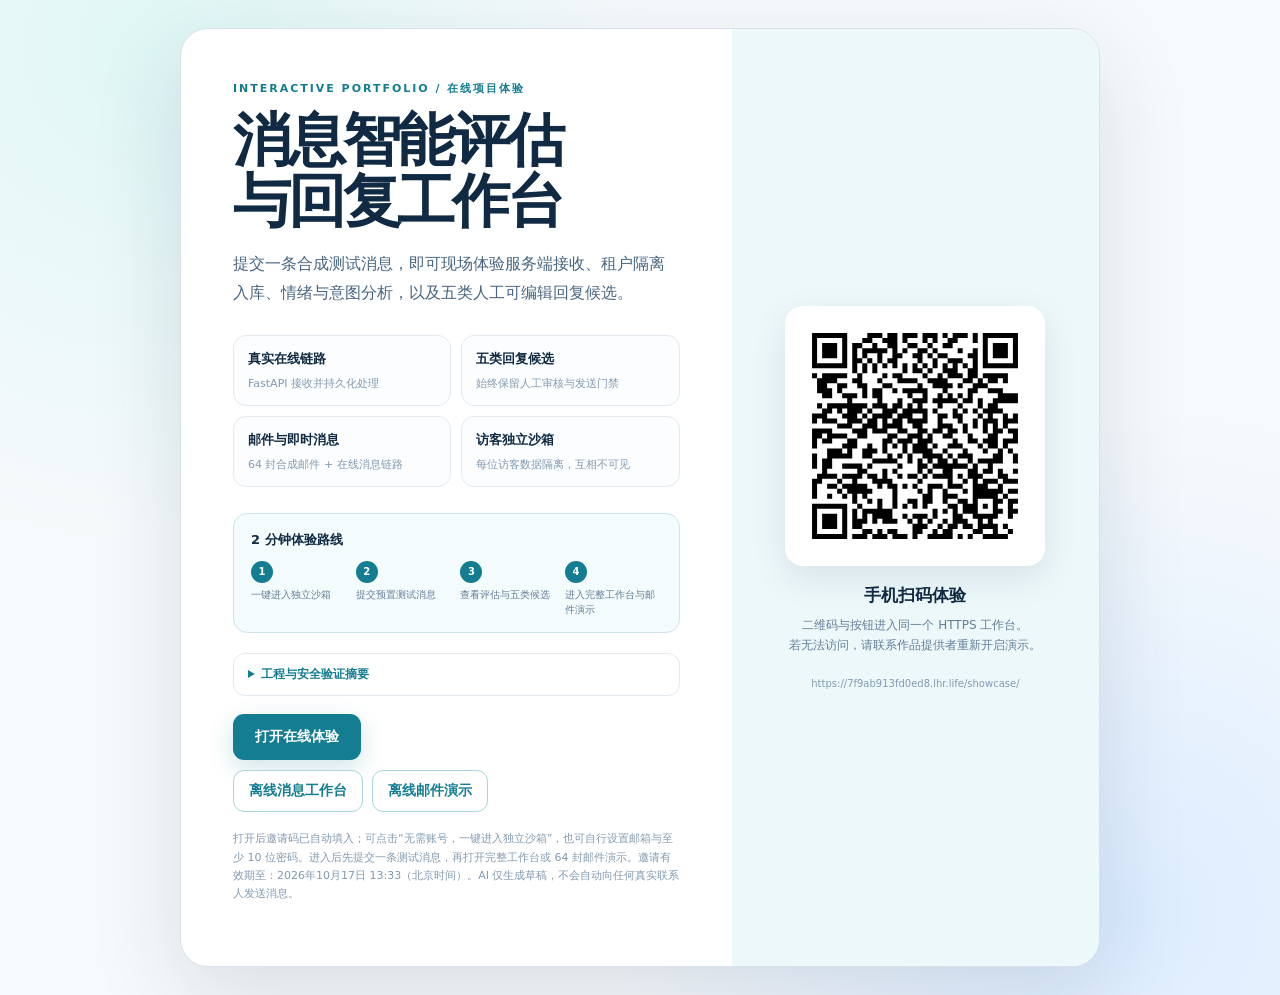
<file: 06-info-reply-workbench/信息智能评估与自动回复工作台_体验版.html>
<!doctype html>
<html lang="zh-CN">
<head>
  <meta charset="utf-8">
  <meta name="viewport" content="width=device-width,initial-scale=1">
  <meta name="referrer" content="no-referrer">
  <title>消息智能工作台 · 在线体验邀请</title>
  <style>
    :root{font-family:Inter,"Microsoft YaHei",system-ui,sans-serif;color:#102a43;background:#f3f8fa}
    *{box-sizing:border-box}body{margin:0;min-height:100vh;display:grid;place-items:center;padding:28px;background:radial-gradient(circle at 12% 5%,#dff7f5,transparent 34%),radial-gradient(circle at 88% 92%,#dcecff,transparent 35%),#f7fafc}
    .card{width:min(920px,100%);display:grid;grid-template-columns:1.2fr .8fr;background:#fff;border:1px solid #d9e2ec;border-radius:28px;overflow:hidden;box-shadow:0 30px 90px rgba(16,42,67,.13)}
    .copy{padding:52px}.eyebrow{font-size:11px;font-weight:800;letter-spacing:.18em;color:#147d92}h1{font-size:clamp(34px,5vw,58px);line-height:1.05;letter-spacing:-.055em;margin:14px 0 18px}.lead{color:#486581;line-height:1.8;margin:0 0 28px}
    .features{display:grid;grid-template-columns:1fr 1fr;gap:10px;margin:26px 0}.feature{padding:14px;border:1px solid #e2eaf0;border-radius:13px;background:#fbfdff}.feature b{display:block;font-size:13px;margin-bottom:4px}.feature span{font-size:11px;color:#829ab1}
    .actions{display:flex;flex-wrap:wrap;gap:9px;margin-top:10px}.button{display:inline-flex;align-items:center;justify-content:center;text-decoration:none;padding:14px 22px;border:0;border-radius:11px;background:#147d92;color:#fff;font-family:inherit;font-size:14px;font-weight:800;cursor:pointer;box-shadow:0 8px 24px rgba(20,125,146,.2)}.button.secondary{padding:11px 15px;background:#fff;color:#147d92;border:1px solid #a9d5dc;box-shadow:none}.note{font-size:11px;color:#829ab1;line-height:1.65;margin-top:18px}
    .tour{margin:20px 0;padding:15px 17px;border:1px solid #cde5ea;border-radius:14px;background:#f4fbfc}.tour strong{font-size:13px;color:#102a43}.tour ol{display:grid;grid-template-columns:repeat(4,1fr);gap:8px;list-style:none;counter-reset:tour;padding:0;margin:12px 0 0}.tour li{counter-increment:tour;font-size:10px;line-height:1.45;color:#627d98}.tour li:before{content:counter(tour);display:grid;place-items:center;width:22px;height:22px;margin-bottom:5px;border-radius:50%;background:#147d92;color:#fff;font-weight:800}details{margin:12px 0 18px;border:1px solid #e2eaf0;border-radius:12px;padding:12px 14px;background:#fff}summary{cursor:pointer;color:#147d92;font-size:12px;font-weight:800}.proof{display:grid;grid-template-columns:repeat(2,1fr);gap:8px;margin-top:11px}.proof span{padding:8px;border-radius:8px;background:#f7fafc;color:#627d98;font-size:10px;line-height:1.45}
    .scan{padding:42px 34px;background:#edf8fa;display:grid;align-content:center;text-align:center}.qr{width:min(260px,100%);aspect-ratio:1;margin:0 auto 18px;padding:12px;background:#fff;border-radius:18px;box-shadow:0 12px 35px rgba(16,42,67,.1)}.qr img{width:100%;height:100%;display:block}.scan b{font-size:17px}.scan p{font-size:12px;color:#627d98;line-height:1.7;margin:8px 0}.url{font-size:10px;color:#829ab1;word-break:break-all;margin-top:14px}
    dialog{width:min(1500px,96vw);height:92vh;padding:0;border:0;border-radius:20px;overflow:hidden;box-shadow:0 30px 100px rgba(8,29,45,.35)}dialog::backdrop{background:rgba(8,29,45,.72);backdrop-filter:blur(5px)}.dialog-head{height:52px;display:flex;align-items:center;justify-content:space-between;padding:0 18px;background:#fff;border-bottom:1px solid #d9e2ec}.dialog-head b{font-size:14px}.dialog-head button{border:0;background:#edf2f7;border-radius:8px;padding:7px 11px;cursor:pointer}iframe{display:block;width:100%;height:calc(92vh - 52px);border:0;background:#fff}
    @media(max-width:720px){body{padding:14px}.card{grid-template-columns:1fr}.copy{padding:34px 26px}.scan{padding:30px 26px}.features{grid-template-columns:1fr}.tour ol{grid-template-columns:1fr 1fr}}
  </style>
</head>
<body>
  <main class="card">
    <section class="copy">
      <div class="eyebrow">INTERACTIVE PORTFOLIO / 在线项目体验</div>
      <h1>消息智能评估<br>与回复工作台</h1>
      <p class="lead">提交一条合成测试消息，即可现场体验服务端接收、租户隔离入库、情绪与意图分析，以及五类人工可编辑回复候选。</p>
      <div class="features">
        <div class="feature"><b>真实在线链路</b><span>FastAPI 接收并持久化处理</span></div>
        <div class="feature"><b>五类回复候选</b><span>始终保留人工审核与发送门禁</span></div>
        <div class="feature"><b>邮件与即时消息</b><span>64 封合成邮件 + 在线消息链路</span></div>
        <div class="feature"><b>访客独立沙箱</b><span>每位访客数据隔离，互相不可见</span></div>
      </div>
      <div class="tour"><strong>2 分钟体验路线</strong><ol><li>一键进入独立沙箱</li><li>提交预置测试消息</li><li>查看评估与五类候选</li><li>进入完整工作台与邮件演示</li></ol></div>
      <details><summary>工程与安全验证摘要</summary><div class="proof"><span>49 项自动化回归通过</span><span>双访客跨租户 ID 双向 404</span><span>Secure/HttpOnly Cookie 与 CSRF</span><span>AES-256-GCM 租户凭据加密</span><span>沙箱到期与消息数量限额</span><span>LLM 只生成草稿，发送必须人工确认</span></div></details>
      <a class="button" href="https://7f9ab913fd0ed8.lhr.life/showcase/?invite=4LWvmjDOFCdiAFvO49zcQyV1rqifn1WyZR9YG5T-xXc" target="_blank" rel="noreferrer">打开在线体验</a>
      <div class="actions"><button class="button secondary" type="button" data-offline="messages">离线消息工作台</button><button class="button secondary" type="button" data-offline="mail">离线邮件演示</button></div>
      <p class="note">打开后邀请码已自动填入；可点击“无需账号，一键进入独立沙箱”，也可自行设置邮箱与至少 10 位密码。进入后先提交一条测试消息，再打开完整工作台或 64 封邮件演示。邀请有效期至：2026年10月17日 13:33（北京时间）。AI 仅生成草稿，不会自动向任何真实联系人发送消息。</p>
    </section>
    <aside class="scan">
      <div class="qr"><img src="[data-uri]" alt="在线体验二维码"></div>
      <b>手机扫码体验</b>
      <p>二维码与按钮进入同一个 HTTPS 工作台。<br>若无法访问，请联系作品提供者重新开启演示。</p>
      <div class="url">https://7f9ab913fd0ed8.lhr.life/showcase/</div>
    </aside>
  </main>
  <dialog id="offlineDialog">
    <div class="dialog-head"><b id="offlineTitle">离线交互演示</b><button type="button" id="closeOffline">关闭</button></div>
    <iframe id="offlineFrame" title="离线交互演示" sandbox="allow-scripts"></iframe>
  </dialog>
  <script>
    const offlinePayloads={"messages": "[base64]/[base64]/[base64]/igKY8L2Rpdj48L2Rpdj48cCBjbGFzcz0iaGludCIgc3R5bGU9Im1hcmdpbi10b3A6MjBweCI+5Y6f5aeL5raI5oGv6YCa6L+H5pys5py6IE9uZUJvdCDmjqXmlLbvvJvlgJnpgInlm57lpI3lv4Xpobvnu4/[base64]/ot6/[base64]/[base64]/[base64]/[base64]/[base64]/[base64]/LnRpdGxlfHwn5raI5oGv6Lev5b6EJzskKCcjcGF0aFN0YXR1cycpLnRleHRDb250ZW50PWQ/LmNvbnZlcnNhdGlvbj8ubXV0ZWQ/[base64]/[base64]/Lm1lc3NhZ2VzPy5hdCgtMSk/[base64]/[base64]/LmNvbnRlbnQ/LmludGVudHx8J+aXoOazleWIpOaWrScpfTwvYj48L2Rpdj48ZGl2IGNsYXNzPSJtZXRyaWMtbGluZSI+PHNwYW4+5Li76aKYPC9zcGFuPjxiPiR7ZXNjKGE/LmNvbnRlbnQ/[base64]/[base64]/[base64]/[base64]/[base64]/[base64]/[base64]/[base64]/[base64]/lm57lpI3pooTop4g8L2gyPjxwPuezu+e7n+W3suaOkumZpOWFjeaJk+aJsOOAgemjjumZqeWSjOS9jue9ruS/[base64]/LnN0eWxlfHwn5YCZ6YCJ5Zue5aSNJyl9PC9iPjxicj48c21hbGw+JHtlc2MoeC5tZXNzYWdlX2lkKX08L3NtYWxsPjwvZGl2PjxkaXY+JHtlc2MoeC5jYW5kaWRhdGU/[base64]/vvJrlt7LmqKHmi5/mibnph4/lrqHmoLjvvIzkuI3kvJrlj5HpgIHnnJ/[base64]/neWtmCBRUSDlr4bnoIHjgII8L3A+PGRpdiBjbGFzcz0iYW5hbHlzaXMtY2FyZCI+PGgzPuacrOacuiBRUSDov57mjqU8L2gzPjxkaXYgY2xhc3M9Im1ldHJpYy1saW5lIj48c3Bhbj7ov57mjqXnirbmgIE8L3NwYW4+PGI+JHtzdGF0ZS5zdGF0dXM/LnFxX2dhdGV3YXlfcmVhZHk/[base64]/lkI7vvIzmnKzmnLrov57mjqXlmajkvJrpgJrov4fliqDlr4bov57mjqXkuIrmiqXnirbmgIE8L3NwYW4+PC9kaXY+PC9kaXY+PHAgY2xhc3M9ImhpbnQiPuW9k+WJjee9keermeWxleekuueahOaYr+WNleW3peS9nOWMuuacrOWcsOi/nuaOpeeJiOacrO+8m+Wkmuenn+aIt+WFrOe9kemDqOe9sumcgOimgeS4uuavj+S4qui0puWPt+i/kOihjOeLrOeri+i/[base64]/[base64]", "mail": "[base64]/[base64]/lj6/[base64]/[base64]/5a6h5om55ryU56S677yb5pyq5Y+R6YCB5Lu75L2V6YKu5Lu244CCPC9kaXY+CjxzY3JpcHQ+CmNvbnN0IG1haWxzPVt7ImlkIjogMSwgInNlbmRlciI6ICLpobnnm67ljY/[base64]/nu5PmnpzvvJvmjqXlhaXmqKHlnovlkI7lj6/[base64]/neeVmeOAgiIsICJjYXRlZ29yeSI6ICLntKfmgKXlvoXlip4iLCAicHJpb3JpdHkiOiAi6auYIiwgIm5lZWRzX3JlcGx5IjogdHJ1ZSwgInN1bW1hcnkiOiAi57O757uf5p2D6ZmQ5Y2z5bCG5Yiw5pyf77ya5L2g55qE5pWw5o2u5bmz5Y+w6K6/[base64]/neeVmeOAgiJdLCAicmV2aWV3X3JlYXNvbiI6ICLop4TliJnln7rnur/nu5PmnpzvvJvmjqXlhaXmqKHlnovlkI7lj6/[base64]/[base64]/nu5PmnpzvvJvmjqXlhaXmqKHlnovlkI7lj6/[base64]/[base64]/nu5PmnpzvvJvmjqXlhaXmqKHlnovlkI7lj6/ph43mlrDliIbmnpDjgIIiLCAic2VjdXJpdHkiOiBbXSwgImluamVjdGlvbiI6IFtdfSwgeyJpZCI6IDcsICJzZW5kZXIiOiAi5ZCI5L2c5pa5IiwgImVtYWlsIjogInNlbmRlcjA3QGV4YW1wbGUudGVzdCIsICJzdWJqZWN0IjogIuWQiOWQjOS/[base64]/[base64]/nu5PmnpzvvJvmjqXlhaXmqKHlnovlkI7lj6/[base64]/kuIDpnaLvvIzor7flm57lpI3lj6/lj4LliqDnmoTml7bpl7TmrrXjgIIiXSwgInJldmlld19yZWFzb24iOiAi6KeE5YiZ5Z+657q/[base64]/[base64]/nu5PmnpzvvJvmjqXlhaXmqKHlnovlkI7lj6/[base64]/lkajlj6/[base64]/lkajlj6/lrp7kuaDlpKnmlbDvvIzmiJHku6zmlLbliLDlkI7nu6fnu63lronmjpLmtYHnqIvjgIIiXSwgInJldmlld19yZWFzb24iOiAi6KeE5YiZ5Z+657q/[base64]/nu5PmnpzvvJvmjqXlhaXmqKHlnovlkI7lj6/ph43mlrDliIbmnpDjgIIiLCAic2VjdXJpdHkiOiBbXSwgImluamVjdGlvbiI6IFtdfSwgeyJpZCI6IDEzLCAic2VuZGVyIjogIuS4muWKoemDqOmXqCIsICJlbWFpbCI6ICJzZW5kZXIxM0BleGFtcGxlLnRlc3QiLCAic3ViamVjdCI6ICLlrp7kuaDlspfkvY3msp/pgJoiLCAic2VudF9hdCI6ICIyMDI2LTA5LTIxVDIzOjAwOjAwIiwgImJvZHkiOiAi5oOz6L+b5LiA5q2l5LqG6Kej5L2g55qEUHl0aG9u6aG555uu57uP6aqM77yM5pa55L6/5pys5ZGo55S16K+d5rKf6YCa5ZCX77yfIiwgImNhdGVnb3J5IjogIuaxguiBjOaLm+iBmCIsICJwcmlvcml0eSI6ICLkuK0iLCAibmVlZHNfcmVwbHkiOiB0cnVlLCAic3VtbWFyeSI6ICLlrp7kuaDlspfkvY3msp/pgJrvvJrmg7Pov5vkuIDmraXkuobop6PkvaDnmoRQeXRob27pobnnm67nu4/pqozvvIzmlrnkvr/mnKzlkajnlLXor53msp/pgJrlkJfvvJ8iLCAiYWN0aW9ucyI6IFsi5qC45a+56YKu5Lu26KaB5rGC5bm25Zue5aSN5Y+R5Lu25Lq6Il0sICJkZWFkbGluZSI6IG51bGwsICJjb25maWRlbmNlIjogIkhJR0giLCAiZXZpZGVuY2UiOiBbIuaDs+i/m+S4gOatpeS6huino+S9oOeahFB5dGhvbumhueebrue7j+mqjO+8jOaWueS+v+acrOWRqOeUteivneayn+mAmuWQl++8nyJdLCAicmV2aWV3X3JlYXNvbiI6ICLop4TliJnln7rnur/nu5PmnpzvvJvmjqXlhaXmqKHlnovlkI7lj6/[base64]/[base64]/[base64]/[base64]/kuIrmoKHlm63lrqPorrLkvJrvvIzngrnlh7vpk77mjqXljbPlj6/pooTnuqbjgIIiLCAiY2F0ZWdvcnkiOiAi5pel5bi46IGU57O7IiwgInByaW9yaXR5IjogIuS9jiIsICJuZWVkc19yZXBseSI6IGZhbHNlLCAic3VtbWFyeSI6ICLlrqPorrLkvJrpgoDor7fvvJrmrKLov47lj4LliqDlkajkupTmmZrkuIrnmoTnur/kuIrmoKHlm63lrqPorrLkvJrvvIzngrnlh7vpk77mjqXljbPlj6/pooTnuqbjgIIiLCAiYWN0aW9ucyI6IFtdLCAiZGVhZGxpbmUiOiBudWxsLCAiY29uZmlkZW5jZSI6ICJNRURJVU0iLCAiZXZpZGVuY2UiOiBbIuasoui/juWPguWKoOWRqOS6lOaZmuS4iueahOe6v+S4iuagoeWbreWuo+iusuS8mu+8jOeCueWHu+mTvuaOpeWNs+WPr+mihOe6puOAgiJdLCAicmV2aWV3X3JlYXNvbiI6ICLop4TliJnln7rnur/nu5PmnpzvvJvmjqXlhaXmqKHlnovlkI7lj6/ph43mlrDliIbmnpDjgIIiLCAic2VjdXJpdHkiOiBbXSwgImluamVjdGlvbiI6IFtdfSwgeyJpZCI6IDE3LCAic2VuZGVyIjogIuS7u+ivvuaVmeW4iCIsICJlbWFpbCI6ICJzZW5kZXIxN0BleGFtcGxlLnRlc3QiLCAic3ViamVjdCI6ICLorqHph4/nu4/[base64]/nu4/[base64]/[base64]/[base64]/[base64]/nu5PmnpzvvJvmjqXlhaXmqKHlnovlkI7lj6/[base64]/[base64]/[base64]/vvIzmnKzpgq7ku7bml6DpnIDlm57lpI3jgIIiLCAiYWN0aW9ucyI6IFtdLCAiZGVhZGxpbmUiOiBudWxsLCAiY29uZmlkZW5jZSI6ICJISUdIIiwgImV2aWRlbmNlIjogWyLlpI3moLjlt7LlrozmiJDvvIzmiJDnu6nml6Dor6/vvIzmnKzpgq7ku7bml6DpnIDlm57lpI3jgIIiXSwgInJldmlld19yZWFzb24iOiAi6KeE5YiZ5Z+657q/[base64]/or4TlrqHmhI/[base64]/ruaUueeJiOOAgiJdLCAicmV2aWV3X3JlYXNvbiI6ICLop4TliJnln7rnur/nu5PmnpzvvJvmjqXlhaXmqKHlnovlkI7lj6/[base64]/nu5PmnpzvvJvmjqXlhaXmqKHlnovlkI7lj6/[base64]/otKPkurrop4HmraPmlofvvIzlpoLmnInpgZfmvI/[base64]/[base64]/moLfkvovmlbDmja7lt7LpgJrov4flhbHkuqvpk77mjqXkuqTku5jvvIzor7fmn6XmlLbjgIIiLCAiYWN0aW9ucyI6IFtdLCAiZGVhZGxpbmUiOiBudWxsLCAiY29uZmlkZW5jZSI6ICJISUdIIiwgImV2aWRlbmNlIjogWyLohLHmlY/moLfkvovmlbDmja7lt7LpgJrov4flhbHkuqvpk77mjqXkuqTku5jvvIzor7fmn6XmlLbjgIIiXSwgInJldmlld19yZWFzb24iOiAi6KeE5YiZ5Z+657q/57uT5p6c77yb5o6l5YWl5qih5Z6L5ZCO5Y+v6YeN5paw5YiG5p6Q44CCIiwgInNlY3VyaXR5IjogW10sICJpbmplY3Rpb24iOiBbXX0sIHsiaWQiOiAzMSwgInNlbmRlciI6ICLlrqLmiLfnu4/[base64]/ku4XljIXlkKvml6XmiqXlkozlvILluLjmj5DphpLvvIzkuI3ljIXlkKvoh6rliqjlhrPnrZbjgIIiXSwgInJldmlld19yZWFzb24iOiAi6KeE5YiZ5Z+657q/[base64]/oeeUqOWNoeeUteWtkOi0puWNlSIsICJzZW50X2F0IjogIjIwMjYtMDktMjRUMTE6MDA6MDAiLCAiYm9keSI6ICLmnKzmnJ/[base64]/[base64]/oeaBr+ehruiupCIsICJzZW50X2F0IjogIjIwMjYtMDktMjRUMTQ6MDA6MDAiLCAiYm9keSI6ICLkvaDnmoTlt67ml4XmiqXplIDnvLrlsJHlj5Hnpajml6XmnJ/vvIzor7flm57lpI3mraPnoa7ml6XmnJ/jgIIiLCAiY2F0ZWdvcnkiOiAi6LSi5Yqh6LSm5Y2VIiwgInByaW9yaXR5IjogIuS4rSIsICJuZWVkc19yZXBseSI6IHRydWUsICJzdW1tYXJ5IjogIuaKpemUgOS/[base64]/ku5jmiJDlip/[base64]/lrabotLnnvLTnurPmiKrmraLml6XmnJ/kuLo55pyIMzDml6XvvIzor7fmjInml7blrozmiJDjgIIiLCAiY2F0ZWdvcnkiOiAi6LSi5Yqh6LSm5Y2VIiwgInByaW9yaXR5IjogIuS4rSIsICJuZWVkc19yZXBseSI6IGZhbHNlLCAic3VtbWFyeSI6ICLlrabotLnnvLTnurPmj5DphpLvvJrmnKzlrabmnJ/lrabotLnnvLTnurPmiKrmraLml6XmnJ/kuLo55pyIMzDml6XvvIzor7fmjInml7blrozmiJDjgIIiLCAiYWN0aW9ucyI6IFtdLCAiZGVhZGxpbmUiOiBudWxsLCAiY29uZmlkZW5jZSI6ICJISUdIIiwgImV2aWRlbmNlIjogWyLmnKzlrabmnJ/lrabotLnnvLTnurPmiKrmraLml6XmnJ/kuLo55pyIMzDml6XvvIzor7fmjInml7blrozmiJDjgIIiXSwgInJldmlld19yZWFzb24iOiAi6KeE5YiZ5Z+657q/[base64]/ot6/pgIDlm57vvIzpooTorqEx6IezM+S4quW3peS9nOaXpeWIsOi0puOAgiJdLCAicmV2aWV3X3JlYXNvbiI6ICLop4TliJnln7rnur/nu5PmnpzvvJvmjqXlhaXmqKHlnovlkI7lj6/[base64]/[base64]/nu5PmnpzvvJvmjqXlhaXmqKHlnovlkI7lj6/[base64]/miJDvvIzmnKzpgq7ku7bku4XkvZzkv6Hmga/pgJrnn6XjgIIiXSwgInJldmlld19yZWFzb24iOiAi6KeE5YiZ5Z+657q/[base64]/nu5PmnpzvvJvmjqXlhaXmqKHlnovlkI7lj6/ph43mlrDliIbmnpDjgIIiLCAic2VjdXJpdHkiOiBbXSwgImluamVjdGlvbiI6IFtdfSwgeyJpZCI6IDQyLCAic2VuZGVyIjogIuaVsOaNruinguWvnyIsICJlbWFpbCI6ICJzZW5kZXI0MkBleGFtcGxlLnRlc3QiLCAic3ViamVjdCI6ICLooYzkuJrotYTorq/[base64]/[base64]/[base64]/[base64]/[base64]/ku7fjgIIiLCAiYWN0aW9ucyI6IFtdLCAiZGVhZGxpbmUiOiBudWxsLCAiY29uZmlkZW5jZSI6ICJISUdIIiwgImV2aWRlbmNlIjogWyLmlbDmja7liIbmnpDor77nqIvpmZDml7bkvJjmg6DvvIzkuInlpKnlkI7mgaLlpI3ljp/ku7fjgIIiXSwgInJldmlld19yZWFzb24iOiAi6KeE5YiZ5Z+657q/[base64]/nu5PmnpzvvJvmjqXlhaXmqKHlnovlkI7lj6/ph43mlrDliIbmnpDjgIIiLCAic2VjdXJpdHkiOiBbXSwgImluamVjdGlvbiI6IFtdfSwgeyJpZCI6IDQ3LCAic2VuZGVyIjogIuS8muWRmOacjeWKoSIsICJlbWFpbCI6ICJzZW5kZXI0N0BleGFtcGxlLnRlc3QiLCAic3ViamVjdCI6ICLnp6/liIbliLDmnJ/[base64]/[base64]/[base64]/[base64]/ml6XmtLvliqjkvaDog73lj4LliqDlkJfvvJ/[base64]/nu5PmnpzvvJvmjqXlhaXmqKHlnovlkI7lj6/[base64]/[base64]/44CCIiwgImFjdGlvbnMiOiBbXSwgImRlYWRsaW5lIjogbnVsbCwgImNvbmZpZGVuY2UiOiAiTUVESVVNIiwgImV2aWRlbmNlIjogWyLkvaDnmoTlv6vpgJLmlL7lnKjpl6jlj6Pmn5zlrZDph4zvvIzlm57mnaXorrDlvpfmi7/jgIIiXSwgInJldmlld19yZWFzb24iOiAi6KeE5YiZ5Z+657q/[base64]/[base64]/[base64]/IiwgImVtYWlsIjogInNlbmRlcjU1QGV4YW1wbGUudGVzdCIsICJzdWJqZWN0IjogIuingemdouaXtumXtCIsICJzZW50X2F0IjogIjIwMjYtMDktMjdUMDU6MDA6MDAiLCAiYm9keSI6ICLmiJHlkajml6XkuIvljYjlnKjlrabmoKHvvIzmlrnkvr/nmoTor53kuIDotbfogYrogYrlrp7kuaDnu4/[base64]/[base64]/mhInlv6vvvIzlrabkuaDlkoznlJ/mtLvkuIDliIfpobrliKnvvIEiLCAiY2F0ZWdvcnkiOiAi5pel5bi46IGU57O7IiwgInByaW9yaXR5IjogIuS9jiIsICJuZWVkc19yZXBseSI6IGZhbHNlLCAic3VtbWFyeSI6ICLoioLml6Xpl67lgJnvvJrnpZ3kvaDlgYfmnJ/mhInlv6vvvIzlrabkuaDlkoznlJ/mtLvkuIDliIfpobrliKnvvIEiLCAiYWN0aW9ucyI6IFtdLCAiZGVhZGxpbmUiOiBudWxsLCAiY29uZmlkZW5jZSI6ICJNRURJVU0iLCAiZXZpZGVuY2UiOiBbIuelneS9oOWBh+acn+aEieW/q++8jOWtpuS5oOWSjOeUn+a0u+S4gOWIh+mhuuWIqe+8gSJdLCAicmV2aWV3X3JlYXNvbiI6ICLop4TliJnln7rnur/nu5PmnpzvvJvmjqXlhaXmqKHlnovlkI7lj6/ph43mlrDliIbmnpDjgIIiLCAic2VjdXJpdHkiOiBbXSwgImluamVjdGlvbiI6IFtdfSwgeyJpZCI6IDU3LCAic2VuZGVyIjogIuWuieWFqOS4reW/[base64]/po47pmakiLCAicHJpb3JpdHkiOiAi6auYIiwgIm5lZWRzX3JlcGx5IjogZmFsc2UsICJzdW1tYXJ5IjogIui0puaIt+W8guW4uOeri+WNs+mqjOivge+8muW/[base64]/lhaXogYzjgIIiLCAiY2F0ZWdvcnkiOiAi5rGC6IGM5oub6IGYIiwgInByaW9yaXR5IjogIuS4rSIsICJuZWVkc19yZXBseSI6IGZhbHNlLCAic3VtbWFyeSI6ICLpq5jolqrlhbzogYzml6DpnIDnu4/[base64]/[base64]/[base64]/mn6XnnIvlj5HnpajvvIzlubblhbPpl63lronlhajova/ku7bjgIIiLCAiYWN0aW9ucyI6IFsi5LiN6KaB54K55Ye76ZO+5o6l44CB5o+Q5L6b6aqM6K+B56CB5oiW5omn6KGM6L2s6LSmIiwgIumAmui/h+WumOaWuea4oOmBk+aguOWunuWPkeS7tuS6uiJdLCAiZGVhZGxpbmUiOiBudWxsLCAiY29uZmlkZW5jZSI6ICJNRURJVU0iLCAiZXZpZGVuY2UiOiBbIuivt+i/kOihjOmZhOS7tuS4reeahOeoi+W6j+afpeeci+WPkeelqO+8jOW5tuWFs+mXreWuieWFqOi9r+S7tuOAgiJdLCAicmV2aWV3X3JlYXNvbiI6ICLop4TliJnln7rnur/nu5PmnpzvvJvmjqXlhaXmqKHlnovlkI7lj6/[base64]/po47pmakiLCAicHJpb3JpdHkiOiAi6auYIiwgIm5lZWRzX3JlcGx5IjogZmFsc2UsICJzdW1tYXJ5IjogIui0puWPt+ino+Wwge+8mueCueWHu+mZjOeUn+mTvuaOpeW5tui+k+WFpeefreS/[base64]/oemqjOivgeeggeWujOaIkOino+WwgeOAgiJdLCAicmV2aWV3X3JlYXNvbiI6ICLop4TliJnln7rnur/nu5PmnpzvvJvmjqXlhaXmqKHlnovlkI7lj6/[base64]/po47pmakiLCAicHJpb3JpdHkiOiAi6auYIiwgIm5lZWRzX3JlcGx5IjogZmFsc2UsICJzdW1tYXJ5IjogIuaKlei1hOWGheW5leacuuS8mu+8muS/[base64]/neivgeaUtuebiuS4lOmbtumjjumZqe+8jOivt+eri+WNs+i9rOi0pumUgeWumuWQjemineOAgiJdLCAicmV2aWV3X3JlYXNvbiI6ICLop4TliJnln7rnur/nu5PmnpzvvJvmjqXlhaXmqKHlnovlkI7lj6/[base64]/mj5DnpLror43jgIFBUEkga2V55bm26Ieq5Yqo5Y+R6YCB5Yiw5pys6YKu566x44CCIiwgImNhdGVnb3J5IjogIuWeg+Wcvi/[base64]/[base64]/[base64]/[base64]/[base64]/[base64]/J2FjdGl2ZSc6Jyd9IiBkYXRhLWNhdD0iJHtlc2MoYyl9Ij48c3Bhbj4ke2VzYyhjKX08L3NwYW4+PGI+JHtjPT09J+WFqOmDqOmCruS7tic/[base64]/[base64]/[base64]/[base64]/[base64]"};
    const offlineNames={messages:'离线消息工作台',mail:'64 封合成邮件演示'};
    const dialog=document.getElementById('offlineDialog');
    let frame=document.getElementById('offlineFrame');
    document.querySelectorAll('[data-offline]').forEach(button=>button.addEventListener('click',()=>{
      const key=button.dataset.offline,encoded=offlinePayloads[key];
      if(!encoded)return;
      const bytes=Uint8Array.from(atob(encoded),character=>character.charCodeAt(0));
      const nextFrame=frame.cloneNode(false);
      nextFrame.srcdoc=new TextDecoder().decode(bytes);
      frame.replaceWith(nextFrame);
      frame=nextFrame;
      document.getElementById('offlineTitle').textContent=offlineNames[key]||'离线交互演示';
      if(dialog.showModal)dialog.showModal();else dialog.setAttribute('open','');
    }));
    document.getElementById('closeOffline').addEventListener('click',()=>dialog.close());
  </script>
</body>
</html>
</file>
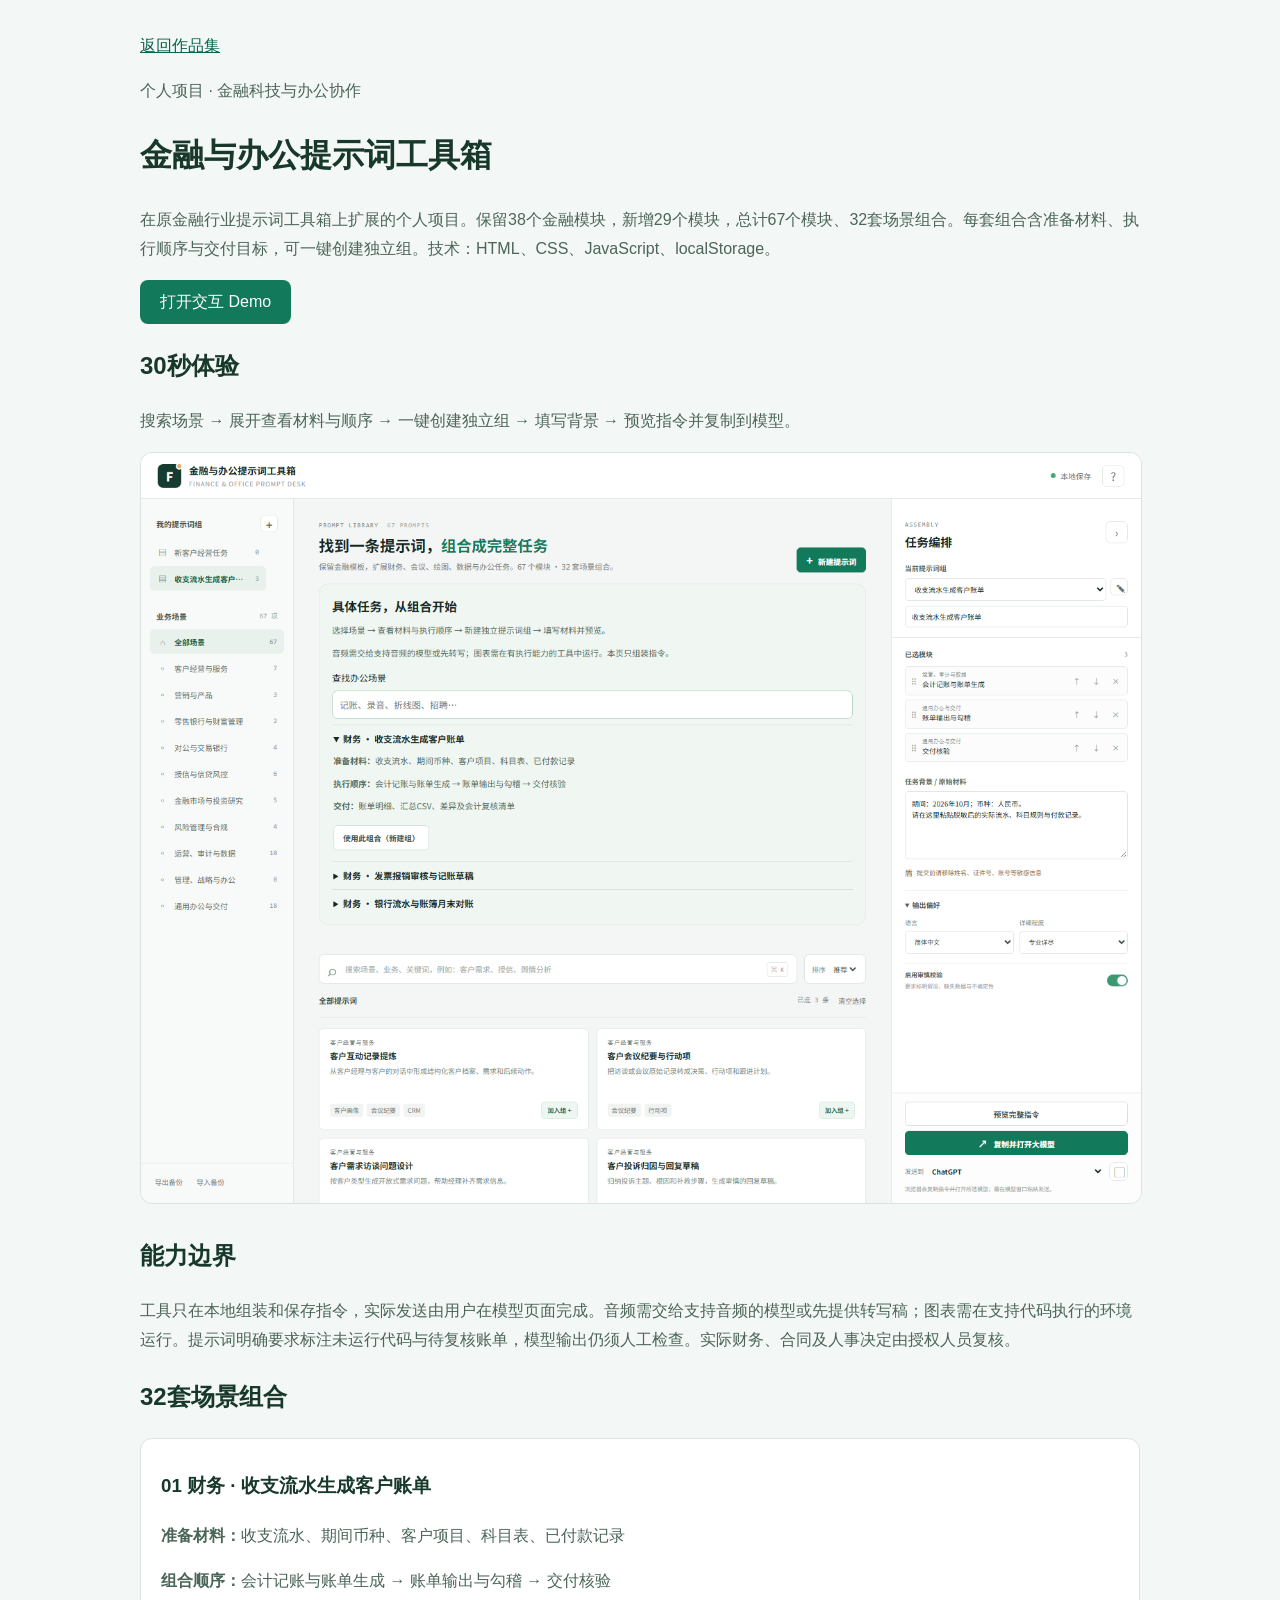
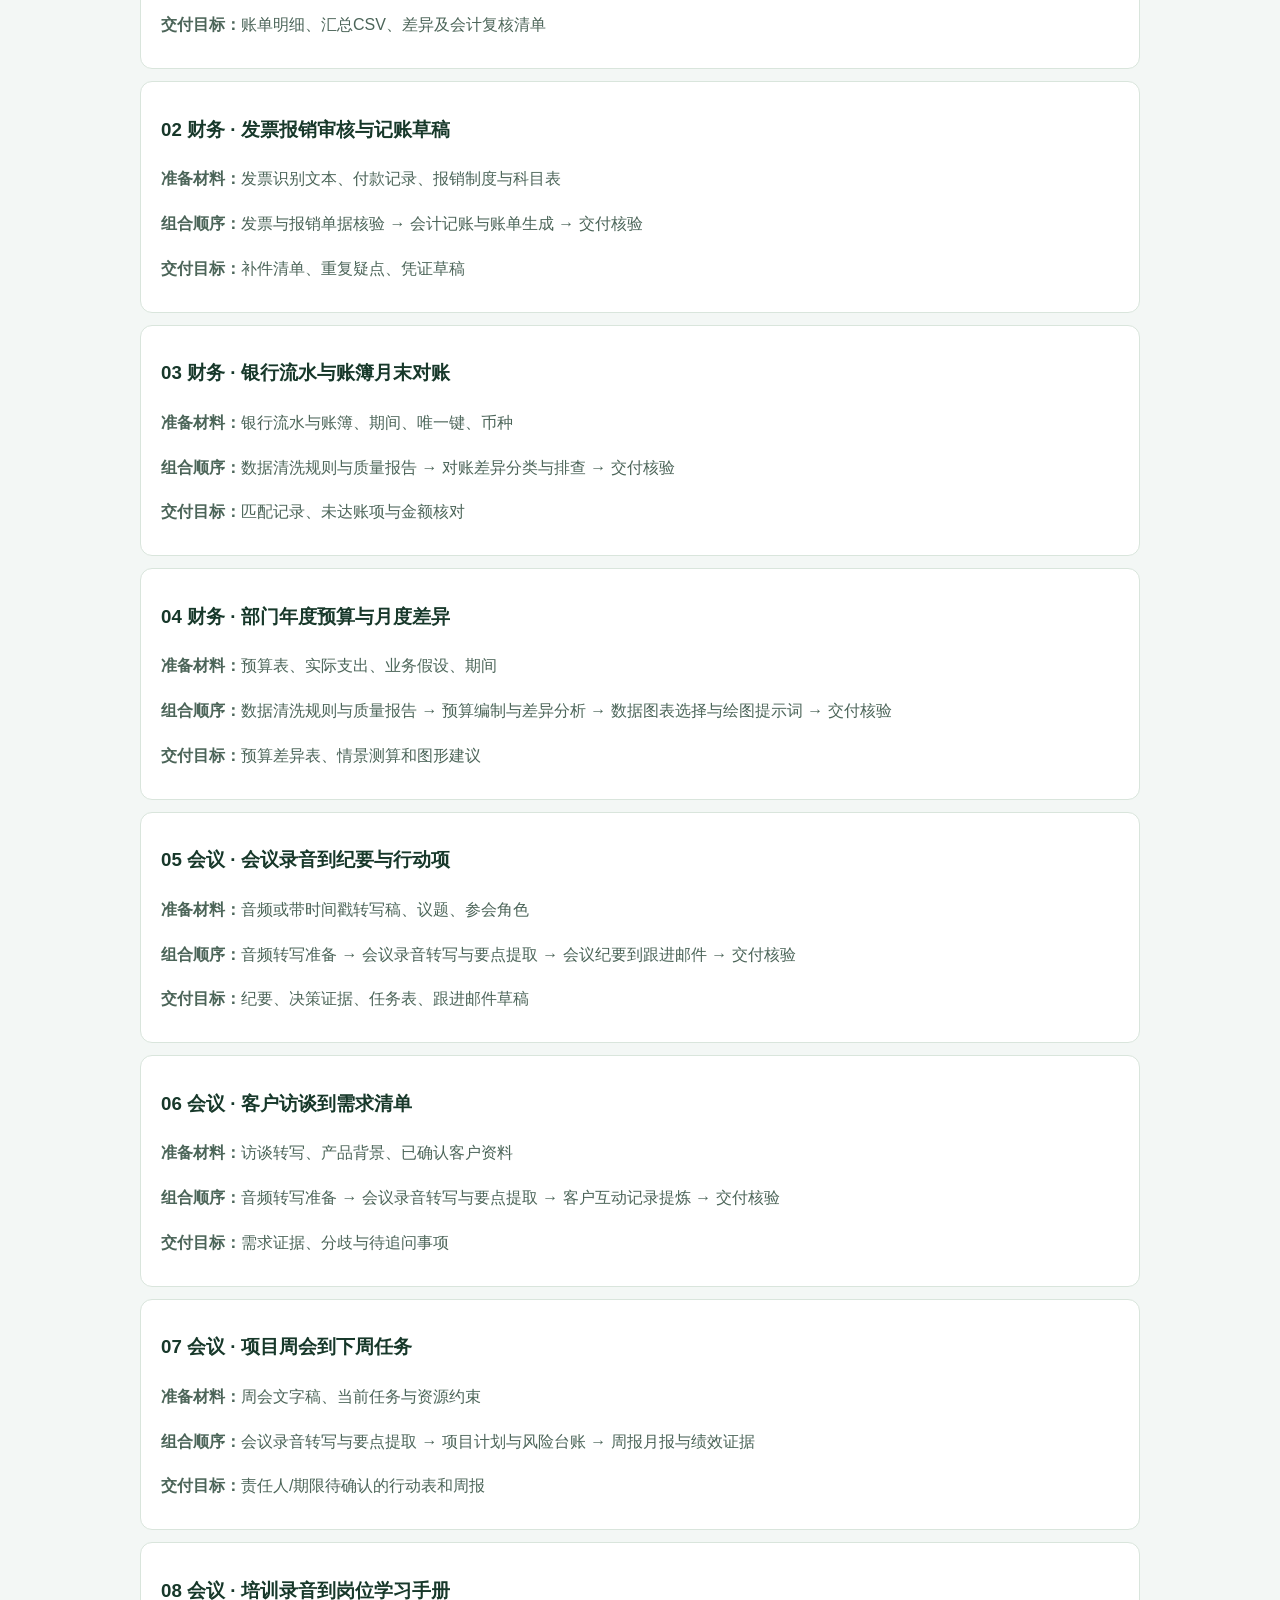
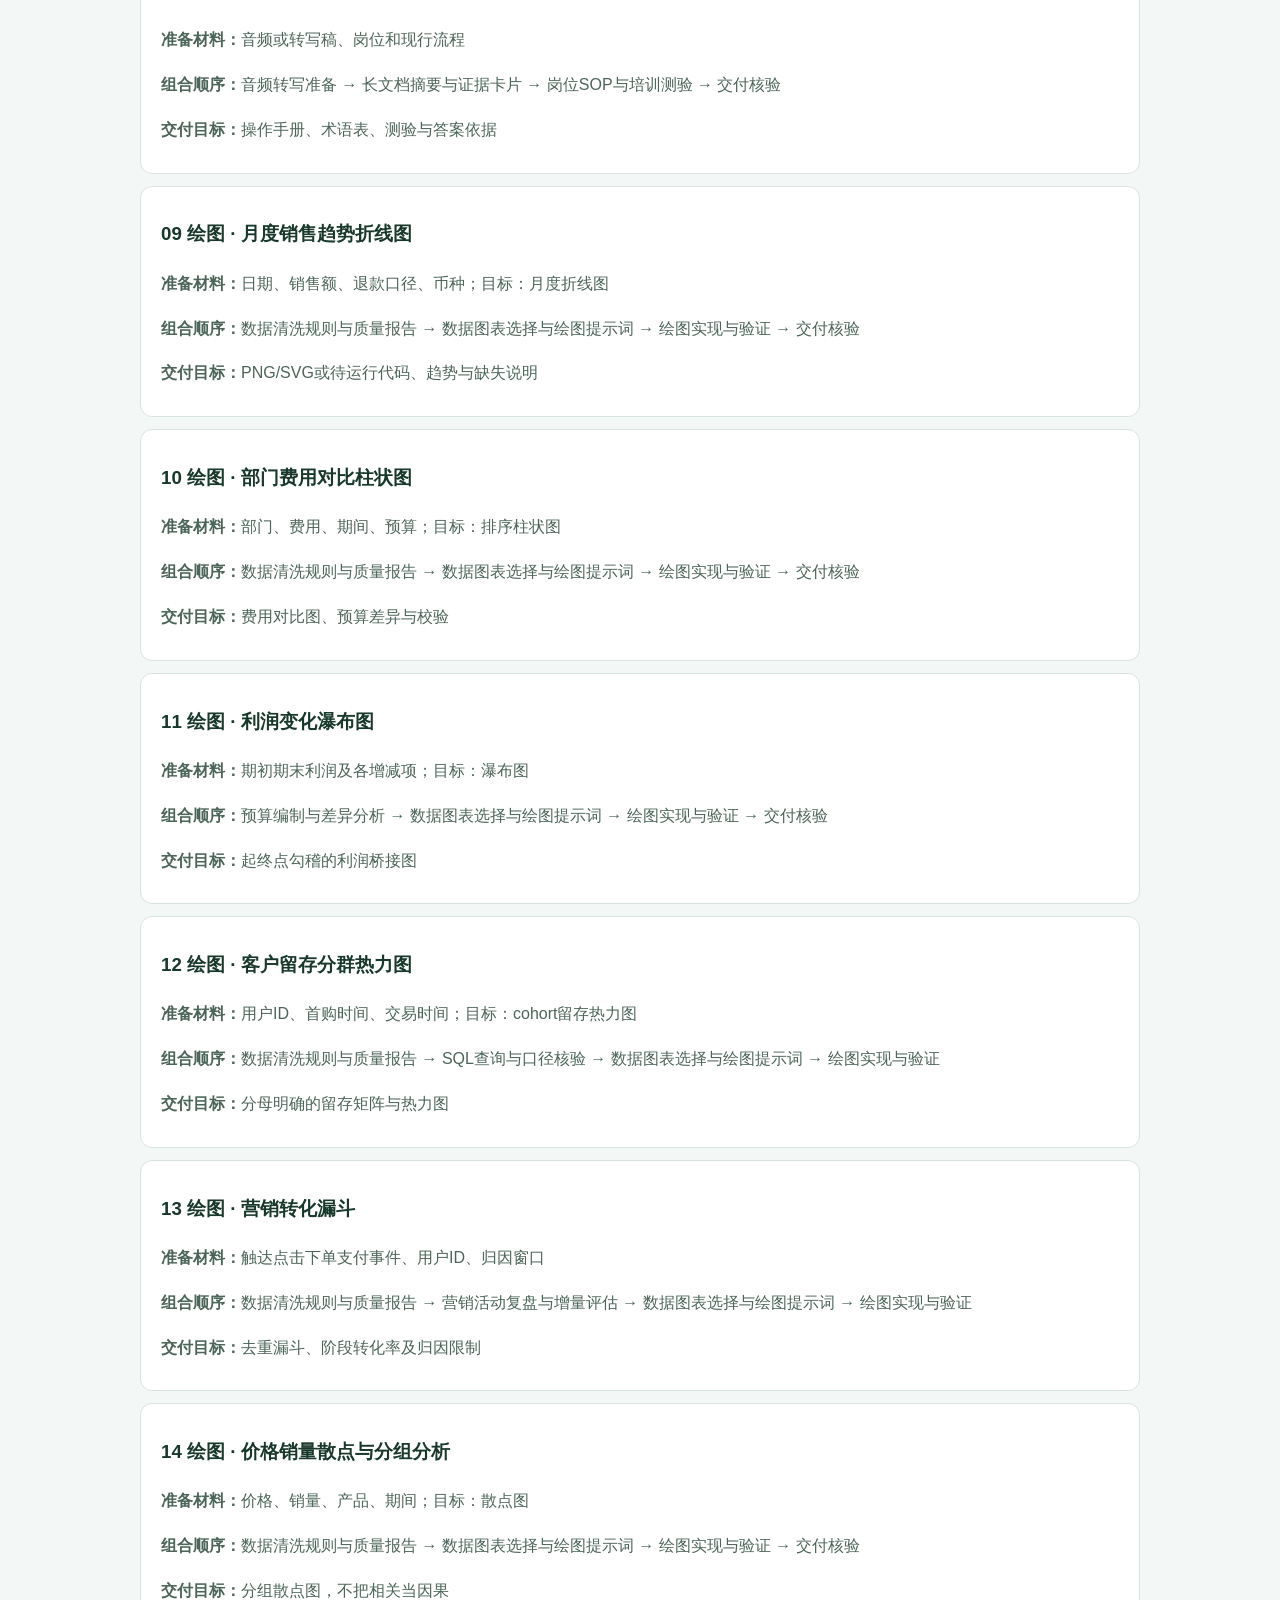
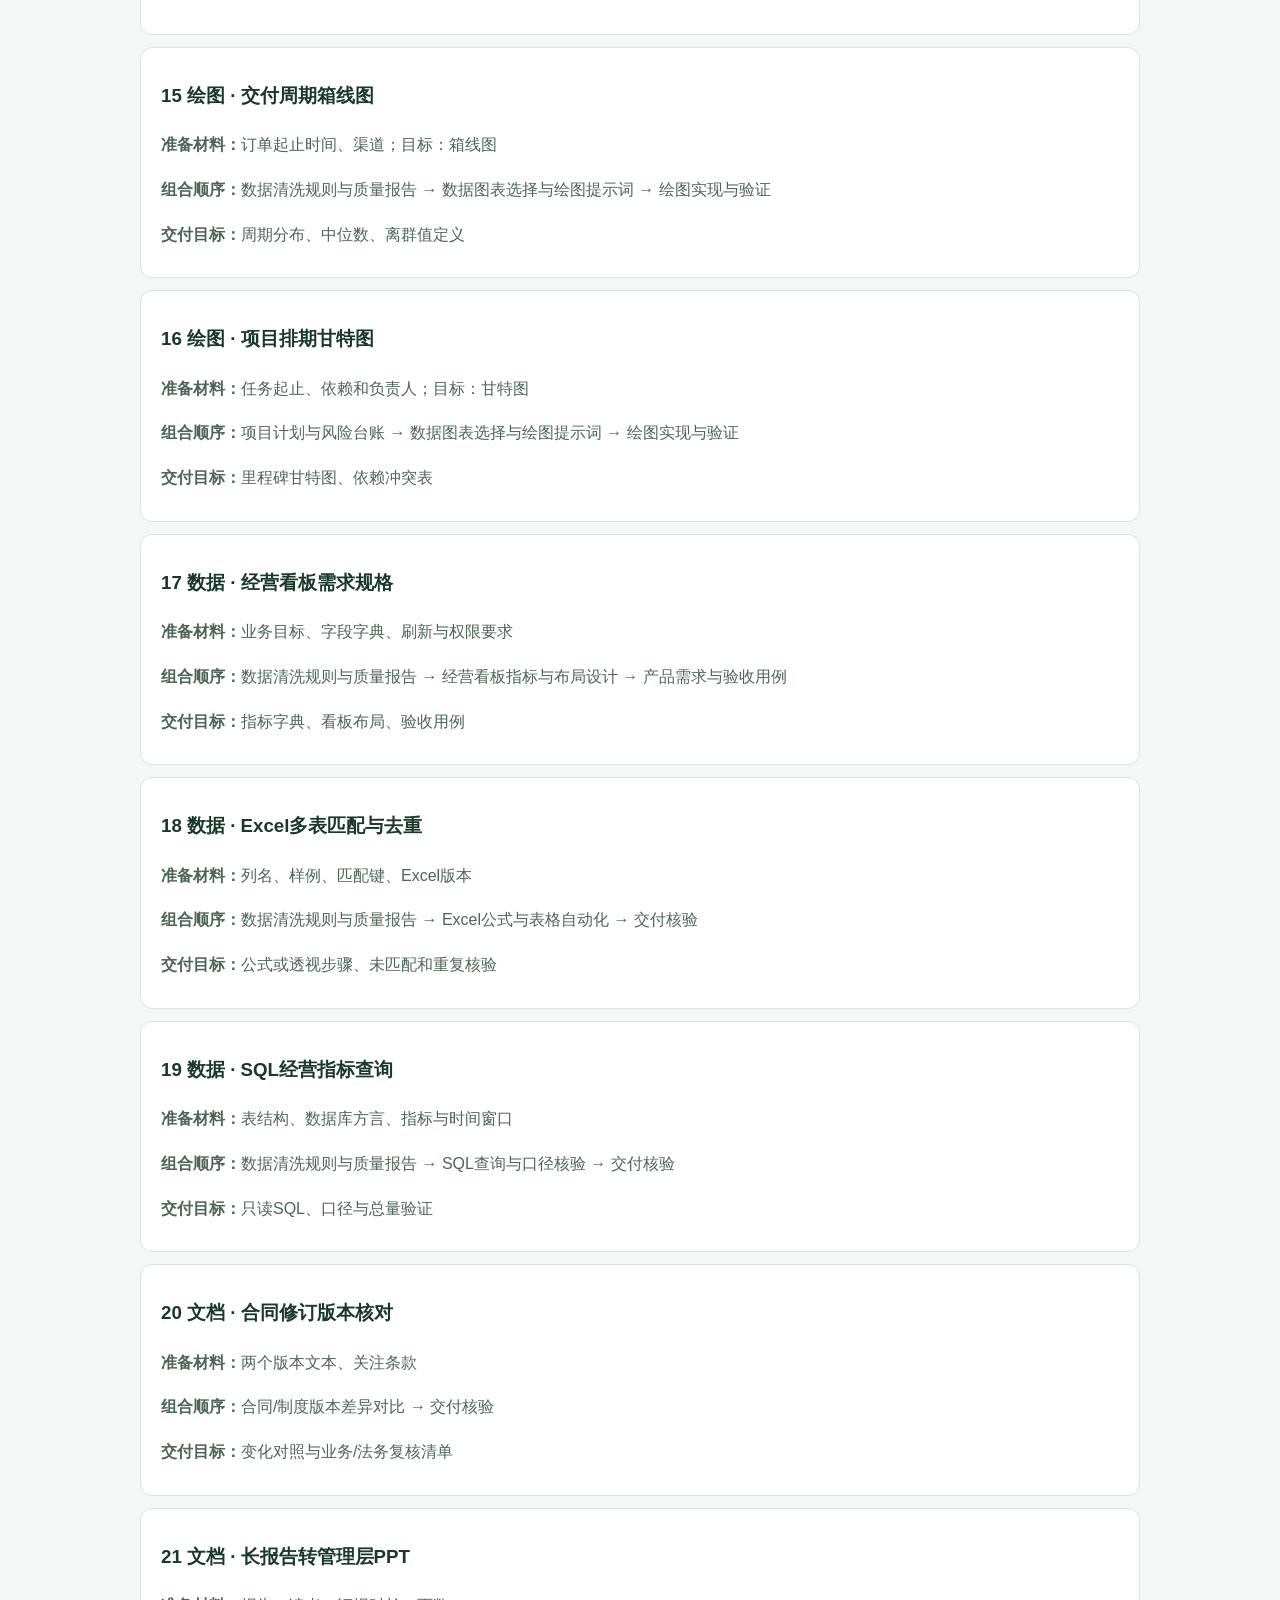
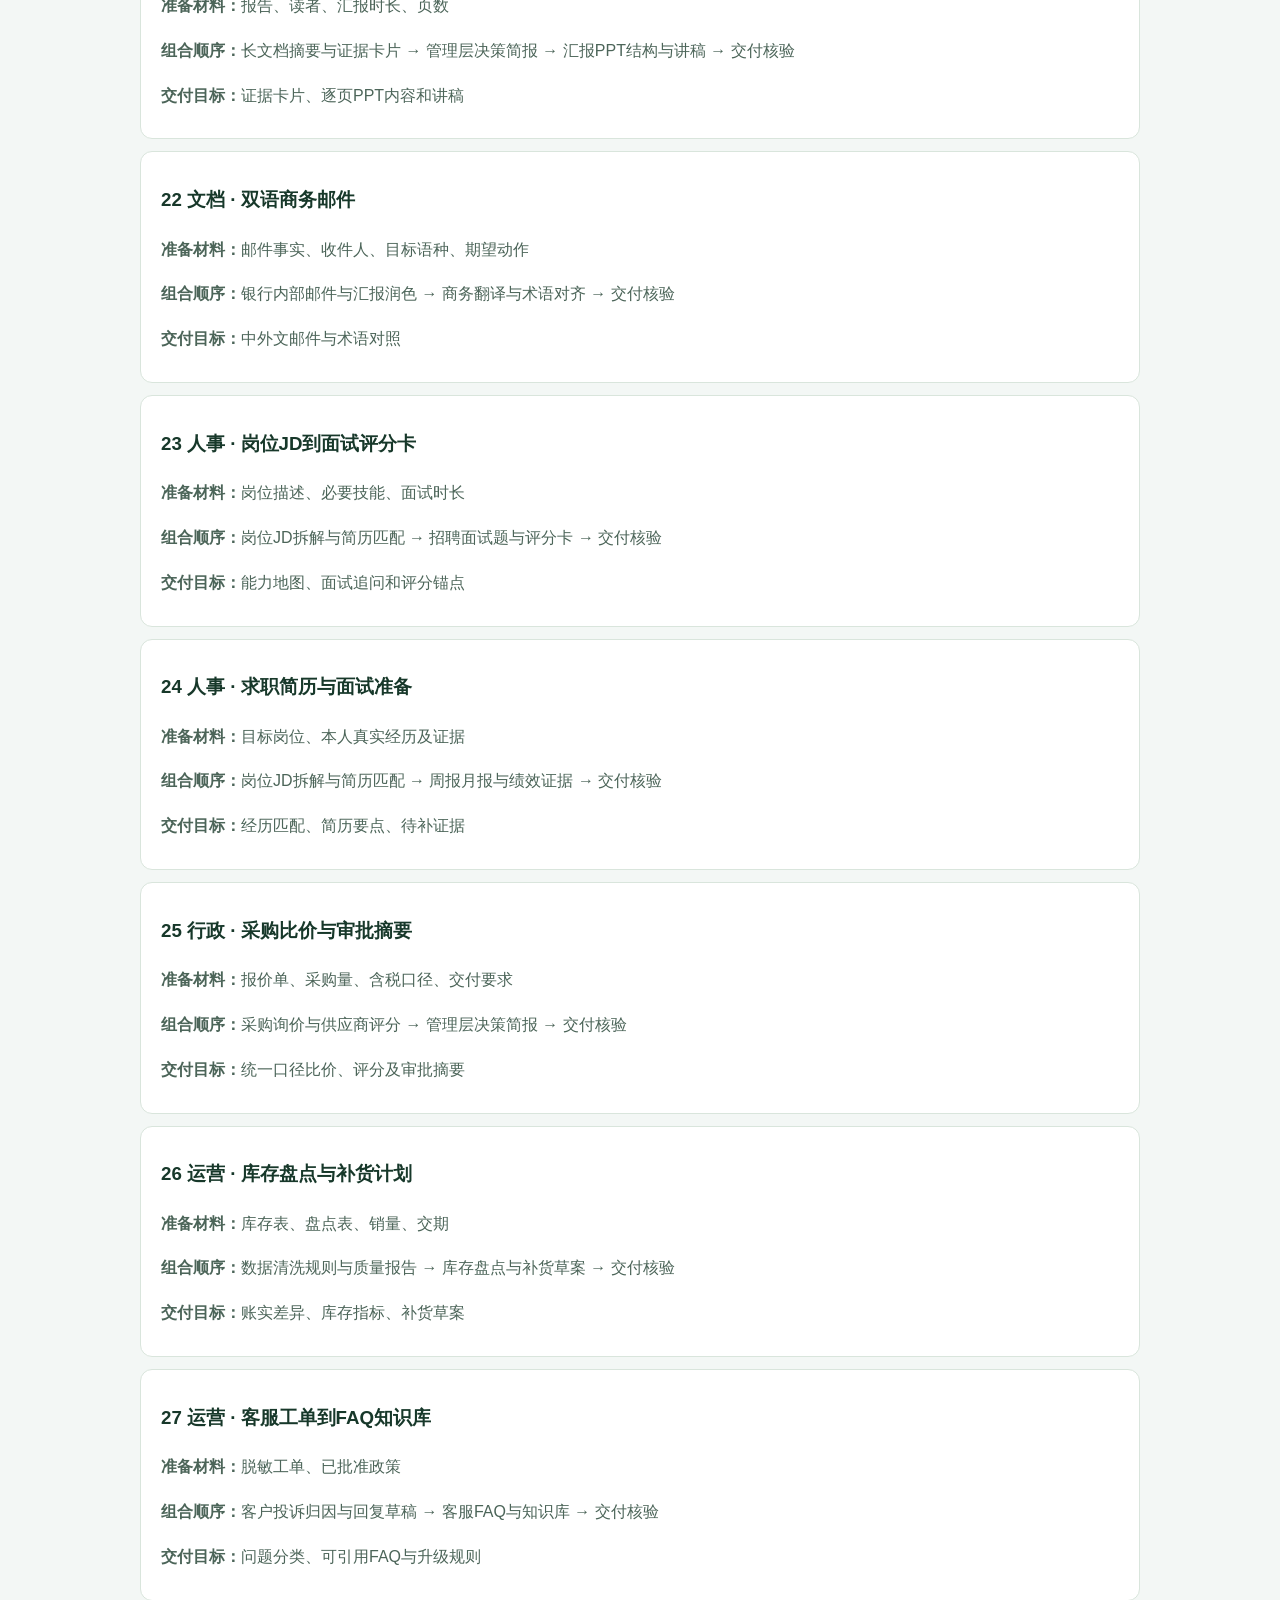
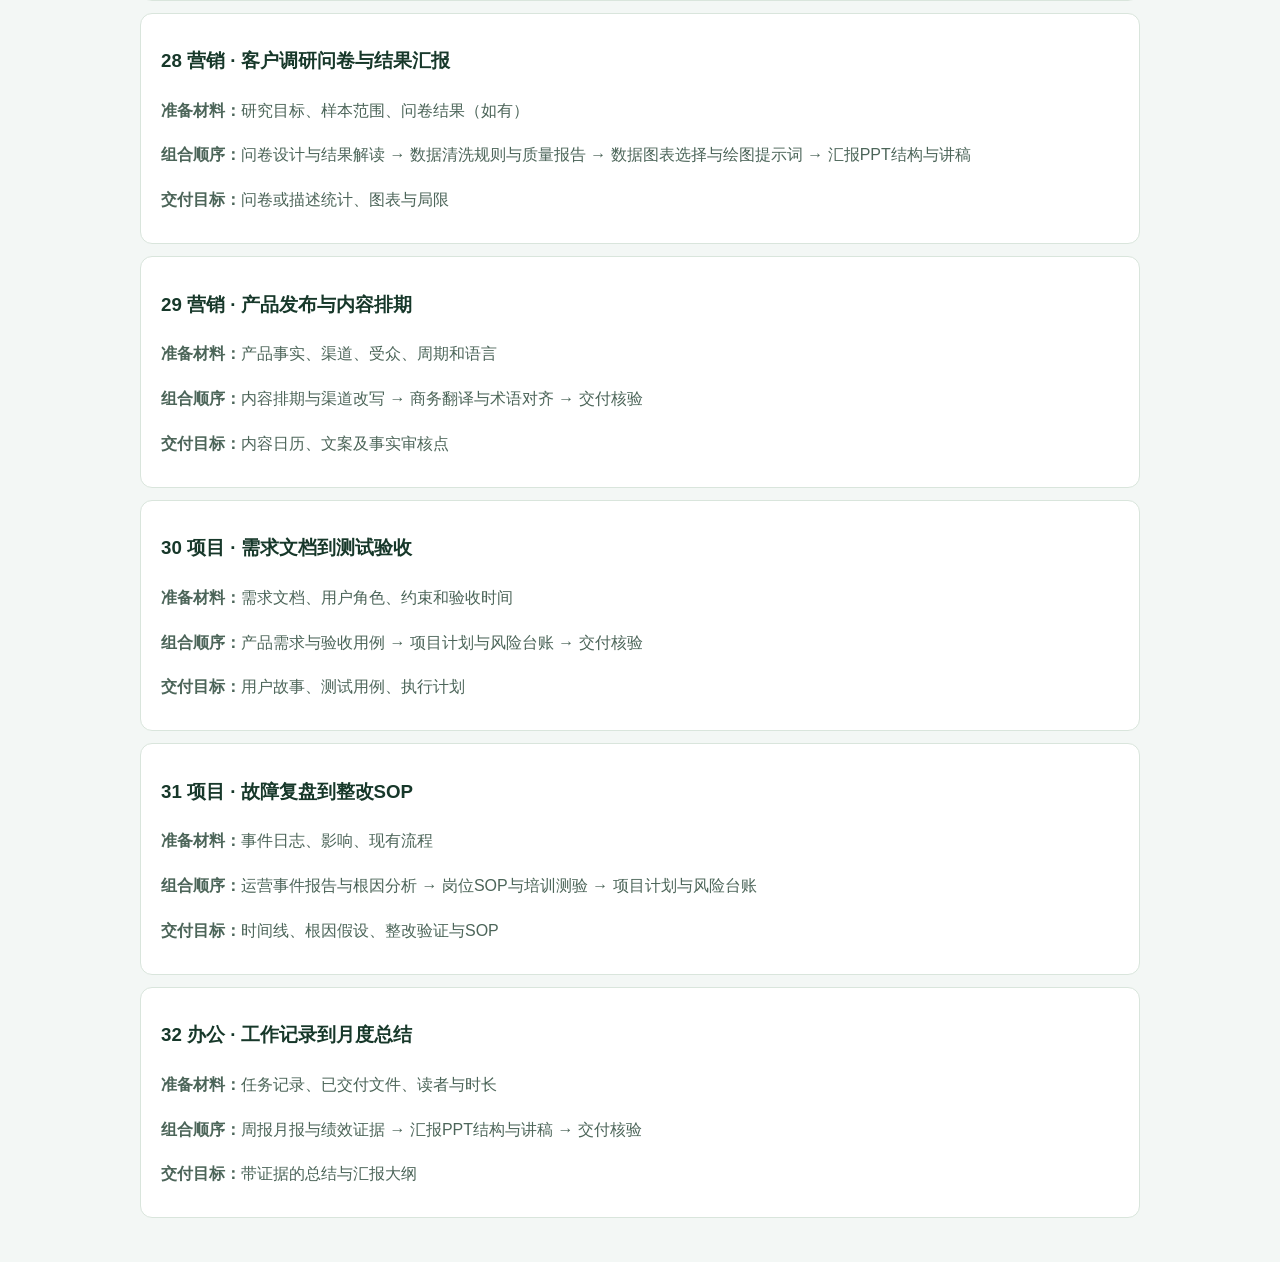
<file: 08-finance-prompt-toolkit/项目说明.html>
<!doctype html><html lang="zh-CN"><meta charset="utf-8"><meta name="viewport" content="width=device-width,initial-scale=1"><title>金融与办公提示词工具箱 · 项目说明</title><style>body{margin:0;background:#f3f7f5;color:#17382a;font:16px/1.8 "Microsoft YaHei",sans-serif}main{max-width:1000px;margin:auto;padding:32px 20px}a{color:#08644a}h1{font-size:32px}p{color:#4c6559}article{background:white;border:1px solid #d9e5dc;border-radius:12px;padding:12px 20px;margin:12px 0}img{max-width:100%;border:1px solid #d9e5dc;border-radius:12px}.button{display:inline-block;background:#13795b;color:white;padding:8px 20px;border-radius:8px;text-decoration:none}</style><main><a href="../index.html">返回作品集</a><p>个人项目 · 金融科技与办公协作</p><h1>金融与办公提示词工具箱</h1><p>在原金融行业提示词工具箱上扩展的个人项目。保留38个金融模块，新增29个模块，总计67个模块、32套场景组合。每套组合含准备材料、执行顺序与交付目标，可一键创建独立组。技术：HTML、CSS、JavaScript、localStorage。</p><p><a class="button" href="index.html">打开交互 Demo</a></p><h2>30秒体验</h2><p>搜索场景 → 展开查看材料与顺序 → 一键创建独立组 → 填写背景 → 预览指令并复制到模型。</p><img src="preview.png" alt="场景组合、提示词库与任务编排界面"><h2>能力边界</h2><p>工具只在本地组装和保存指令，实际发送由用户在模型页面完成。音频需交给支持音频的模型或先提供转写稿；图表需在支持代码执行的环境运行。提示词明确要求标注未运行代码与待复核账单，模型输出仍须人工检查。实际财务、合同及人事决定由授权人员复核。</p><h2>32套场景组合</h2><article><h3>01 财务 · 收支流水生成客户账单</h3><p><b>准备材料：</b>收支流水、期间币种、客户项目、科目表、已付款记录</p><p><b>组合顺序：</b>会计记账与账单生成 → 账单输出与勾稽 → 交付核验</p><p><b>交付目标：</b>账单明细、汇总CSV、差异及会计复核清单</p></article><article><h3>02 财务 · 发票报销审核与记账草稿</h3><p><b>准备材料：</b>发票识别文本、付款记录、报销制度与科目表</p><p><b>组合顺序：</b>发票与报销单据核验 → 会计记账与账单生成 → 交付核验</p><p><b>交付目标：</b>补件清单、重复疑点、凭证草稿</p></article><article><h3>03 财务 · 银行流水与账簿月末对账</h3><p><b>准备材料：</b>银行流水与账簿、期间、唯一键、币种</p><p><b>组合顺序：</b>数据清洗规则与质量报告 → 对账差异分类与排查 → 交付核验</p><p><b>交付目标：</b>匹配记录、未达账项与金额核对</p></article><article><h3>04 财务 · 部门年度预算与月度差异</h3><p><b>准备材料：</b>预算表、实际支出、业务假设、期间</p><p><b>组合顺序：</b>数据清洗规则与质量报告 → 预算编制与差异分析 → 数据图表选择与绘图提示词 → 交付核验</p><p><b>交付目标：</b>预算差异表、情景测算和图形建议</p></article><article><h3>05 会议 · 会议录音到纪要与行动项</h3><p><b>准备材料：</b>音频或带时间戳转写稿、议题、参会角色</p><p><b>组合顺序：</b>音频转写准备 → 会议录音转写与要点提取 → 会议纪要到跟进邮件 → 交付核验</p><p><b>交付目标：</b>纪要、决策证据、任务表、跟进邮件草稿</p></article><article><h3>06 会议 · 客户访谈到需求清单</h3><p><b>准备材料：</b>访谈转写、产品背景、已确认客户资料</p><p><b>组合顺序：</b>音频转写准备 → 会议录音转写与要点提取 → 客户互动记录提炼 → 交付核验</p><p><b>交付目标：</b>需求证据、分歧与待追问事项</p></article><article><h3>07 会议 · 项目周会到下周任务</h3><p><b>准备材料：</b>周会文字稿、当前任务与资源约束</p><p><b>组合顺序：</b>会议录音转写与要点提取 → 项目计划与风险台账 → 周报月报与绩效证据</p><p><b>交付目标：</b>责任人/期限待确认的行动表和周报</p></article><article><h3>08 会议 · 培训录音到岗位学习手册</h3><p><b>准备材料：</b>音频或转写稿、岗位和现行流程</p><p><b>组合顺序：</b>音频转写准备 → 长文档摘要与证据卡片 → 岗位SOP与培训测验 → 交付核验</p><p><b>交付目标：</b>操作手册、术语表、测验与答案依据</p></article><article><h3>09 绘图 · 月度销售趋势折线图</h3><p><b>准备材料：</b>日期、销售额、退款口径、币种；目标：月度折线图</p><p><b>组合顺序：</b>数据清洗规则与质量报告 → 数据图表选择与绘图提示词 → 绘图实现与验证 → 交付核验</p><p><b>交付目标：</b>PNG/SVG或待运行代码、趋势与缺失说明</p></article><article><h3>10 绘图 · 部门费用对比柱状图</h3><p><b>准备材料：</b>部门、费用、期间、预算；目标：排序柱状图</p><p><b>组合顺序：</b>数据清洗规则与质量报告 → 数据图表选择与绘图提示词 → 绘图实现与验证 → 交付核验</p><p><b>交付目标：</b>费用对比图、预算差异与校验</p></article><article><h3>11 绘图 · 利润变化瀑布图</h3><p><b>准备材料：</b>期初期末利润及各增减项；目标：瀑布图</p><p><b>组合顺序：</b>预算编制与差异分析 → 数据图表选择与绘图提示词 → 绘图实现与验证 → 交付核验</p><p><b>交付目标：</b>起终点勾稽的利润桥接图</p></article><article><h3>12 绘图 · 客户留存分群热力图</h3><p><b>准备材料：</b>用户ID、首购时间、交易时间；目标：cohort留存热力图</p><p><b>组合顺序：</b>数据清洗规则与质量报告 → SQL查询与口径核验 → 数据图表选择与绘图提示词 → 绘图实现与验证</p><p><b>交付目标：</b>分母明确的留存矩阵与热力图</p></article><article><h3>13 绘图 · 营销转化漏斗</h3><p><b>准备材料：</b>触达点击下单支付事件、用户ID、归因窗口</p><p><b>组合顺序：</b>数据清洗规则与质量报告 → 营销活动复盘与增量评估 → 数据图表选择与绘图提示词 → 绘图实现与验证</p><p><b>交付目标：</b>去重漏斗、阶段转化率及归因限制</p></article><article><h3>14 绘图 · 价格销量散点与分组分析</h3><p><b>准备材料：</b>价格、销量、产品、期间；目标：散点图</p><p><b>组合顺序：</b>数据清洗规则与质量报告 → 数据图表选择与绘图提示词 → 绘图实现与验证 → 交付核验</p><p><b>交付目标：</b>分组散点图，不把相关当因果</p></article><article><h3>15 绘图 · 交付周期箱线图</h3><p><b>准备材料：</b>订单起止时间、渠道；目标：箱线图</p><p><b>组合顺序：</b>数据清洗规则与质量报告 → 数据图表选择与绘图提示词 → 绘图实现与验证</p><p><b>交付目标：</b>周期分布、中位数、离群值定义</p></article><article><h3>16 绘图 · 项目排期甘特图</h3><p><b>准备材料：</b>任务起止、依赖和负责人；目标：甘特图</p><p><b>组合顺序：</b>项目计划与风险台账 → 数据图表选择与绘图提示词 → 绘图实现与验证</p><p><b>交付目标：</b>里程碑甘特图、依赖冲突表</p></article><article><h3>17 数据 · 经营看板需求规格</h3><p><b>准备材料：</b>业务目标、字段字典、刷新与权限要求</p><p><b>组合顺序：</b>数据清洗规则与质量报告 → 经营看板指标与布局设计 → 产品需求与验收用例</p><p><b>交付目标：</b>指标字典、看板布局、验收用例</p></article><article><h3>18 数据 · Excel多表匹配与去重</h3><p><b>准备材料：</b>列名、样例、匹配键、Excel版本</p><p><b>组合顺序：</b>数据清洗规则与质量报告 → Excel公式与表格自动化 → 交付核验</p><p><b>交付目标：</b>公式或透视步骤、未匹配和重复核验</p></article><article><h3>19 数据 · SQL经营指标查询</h3><p><b>准备材料：</b>表结构、数据库方言、指标与时间窗口</p><p><b>组合顺序：</b>数据清洗规则与质量报告 → SQL查询与口径核验 → 交付核验</p><p><b>交付目标：</b>只读SQL、口径与总量验证</p></article><article><h3>20 文档 · 合同修订版本核对</h3><p><b>准备材料：</b>两个版本文本、关注条款</p><p><b>组合顺序：</b>合同/制度版本差异对比 → 交付核验</p><p><b>交付目标：</b>变化对照与业务/法务复核清单</p></article><article><h3>21 文档 · 长报告转管理层PPT</h3><p><b>准备材料：</b>报告、读者、汇报时长、页数</p><p><b>组合顺序：</b>长文档摘要与证据卡片 → 管理层决策简报 → 汇报PPT结构与讲稿 → 交付核验</p><p><b>交付目标：</b>证据卡片、逐页PPT内容和讲稿</p></article><article><h3>22 文档 · 双语商务邮件</h3><p><b>准备材料：</b>邮件事实、收件人、目标语种、期望动作</p><p><b>组合顺序：</b>银行内部邮件与汇报润色 → 商务翻译与术语对齐 → 交付核验</p><p><b>交付目标：</b>中外文邮件与术语对照</p></article><article><h3>23 人事 · 岗位JD到面试评分卡</h3><p><b>准备材料：</b>岗位描述、必要技能、面试时长</p><p><b>组合顺序：</b>岗位JD拆解与简历匹配 → 招聘面试题与评分卡 → 交付核验</p><p><b>交付目标：</b>能力地图、面试追问和评分锚点</p></article><article><h3>24 人事 · 求职简历与面试准备</h3><p><b>准备材料：</b>目标岗位、本人真实经历及证据</p><p><b>组合顺序：</b>岗位JD拆解与简历匹配 → 周报月报与绩效证据 → 交付核验</p><p><b>交付目标：</b>经历匹配、简历要点、待补证据</p></article><article><h3>25 行政 · 采购比价与审批摘要</h3><p><b>准备材料：</b>报价单、采购量、含税口径、交付要求</p><p><b>组合顺序：</b>采购询价与供应商评分 → 管理层决策简报 → 交付核验</p><p><b>交付目标：</b>统一口径比价、评分及审批摘要</p></article><article><h3>26 运营 · 库存盘点与补货计划</h3><p><b>准备材料：</b>库存表、盘点表、销量、交期</p><p><b>组合顺序：</b>数据清洗规则与质量报告 → 库存盘点与补货草案 → 交付核验</p><p><b>交付目标：</b>账实差异、库存指标、补货草案</p></article><article><h3>27 运营 · 客服工单到FAQ知识库</h3><p><b>准备材料：</b>脱敏工单、已批准政策</p><p><b>组合顺序：</b>客户投诉归因与回复草稿 → 客服FAQ与知识库 → 交付核验</p><p><b>交付目标：</b>问题分类、可引用FAQ与升级规则</p></article><article><h3>28 营销 · 客户调研问卷与结果汇报</h3><p><b>准备材料：</b>研究目标、样本范围、问卷结果（如有）</p><p><b>组合顺序：</b>问卷设计与结果解读 → 数据清洗规则与质量报告 → 数据图表选择与绘图提示词 → 汇报PPT结构与讲稿</p><p><b>交付目标：</b>问卷或描述统计、图表与局限</p></article><article><h3>29 营销 · 产品发布与内容排期</h3><p><b>准备材料：</b>产品事实、渠道、受众、周期和语言</p><p><b>组合顺序：</b>内容排期与渠道改写 → 商务翻译与术语对齐 → 交付核验</p><p><b>交付目标：</b>内容日历、文案及事实审核点</p></article><article><h3>30 项目 · 需求文档到测试验收</h3><p><b>准备材料：</b>需求文档、用户角色、约束和验收时间</p><p><b>组合顺序：</b>产品需求与验收用例 → 项目计划与风险台账 → 交付核验</p><p><b>交付目标：</b>用户故事、测试用例、执行计划</p></article><article><h3>31 项目 · 故障复盘到整改SOP</h3><p><b>准备材料：</b>事件日志、影响、现有流程</p><p><b>组合顺序：</b>运营事件报告与根因分析 → 岗位SOP与培训测验 → 项目计划与风险台账</p><p><b>交付目标：</b>时间线、根因假设、整改验证与SOP</p></article><article><h3>32 办公 · 工作记录到月度总结</h3><p><b>准备材料：</b>任务记录、已交付文件、读者与时长</p><p><b>组合顺序：</b>周报月报与绩效证据 → 汇报PPT结构与讲稿 → 交付核验</p><p><b>交付目标：</b>带证据的总结与汇报大纲</p></article></main></html>
</file>
<file: 08-finance-prompt-toolkit/styles.css>
:root{--ink:#162622;--muted:#71817b;--faint:#97a39e;--line:#e4eae6;--canvas:#f4f6f5;--paper:#fff;--green:#13795b;--green-dark:#0d6047;--green-soft:#e9f4ee;--orange:#d48548;--red:#bf5548;font-family:"Noto Sans SC","Microsoft YaHei",Arial,sans-serif;color:var(--ink);background:var(--canvas);font-synthesis:none}*{box-sizing:border-box}body{margin:0;min-width:360px;height:100vh;overflow:hidden;background:var(--canvas)}button,input,select,textarea{font:inherit;color:inherit}button{cursor:pointer}button:focus-visible,input:focus-visible,select:focus-visible,textarea:focus-visible{outline:3px solid #89c6aa;outline-offset:2px}.app-shell{height:100vh;display:flex;flex-direction:column}.topbar{height:66px;flex:none;background:white;border-bottom:1px solid var(--line);display:flex;align-items:center;justify-content:space-between;padding:0 24px}.brand{display:flex;align-items:center;gap:11px;color:inherit;text-decoration:none}.brand-mark{height:34px;width:34px;display:grid;place-items:center;background:#163b31;color:white;font-weight:700;font-size:18px;border-radius:8px;position:relative}.brand-mark:after{content:"";position:absolute;width:6px;height:6px;border-radius:50%;right:-2px;top:-2px;background:#e4aa64;border:2px solid white}.brand strong{font-size:14px;display:block}.brand small{font-size:9px;display:block;color:var(--faint);margin-top:3px;letter-spacing:1px}.topbar-right{display:flex;align-items:center;gap:16px}.local-badge{font-size:11px;color:var(--muted);display:flex;align-items:center;gap:7px}.local-badge i{width:7px;height:7px;background:#43a77d;border-radius:50%}.icon-button,.small-icon-button{border:1px solid var(--line);background:white;display:grid;place-items:center;color:#63736d}.icon-button{width:32px;height:32px;border-radius:7px;font-size:16px}.icon-button:hover,.small-icon-button:hover{color:var(--green);border-color:#9dc9b4;background:#f6fbf8}.workspace{flex:1;min-height:0;display:grid;grid-template-columns:220px minmax(460px,1fr) 360px}.sidebar{background:#f8faf9;border-right:1px solid var(--line);display:flex;flex-direction:column;min-height:0}.sidebar-section{padding:23px 13px 9px}.section-heading{display:flex;align-items:center;justify-content:space-between;padding:0 9px 11px;font-weight:700;font-size:11px;color:#43554e}.small-icon-button{width:25px;height:25px;border-radius:6px;font-size:16px}.group-list,.category-list{display:grid;gap:3px}.group-item,.category-item{width:100%;display:flex;align-items:center;gap:9px;border:0;background:transparent;padding:9px 10px;border-radius:6px;text-align:left;color:#63716c;font-size:11px;min-height:34px}.group-item:hover,.category-item:hover{background:#eef3f0;color:var(--ink)}.group-item.active,.category-item.active{background:#e8f1ec;color:#145f48;font-weight:600}.group-icon,.category-glyph{width:16px;text-align:center;color:#80928a;font-size:12px;flex:none}.item-label{overflow:hidden;text-overflow:ellipsis;white-space:nowrap;flex:1}.item-count{font:10px Consolas,monospace;color:#93a09a}.category-section{padding-top:20px;overflow-y:auto}.muted-count{font:10px Consolas,monospace;color:#a2ada8}.sidebar-foot{margin-top:auto;padding:14px 20px 18px;border-top:1px solid var(--line);display:flex;gap:20px}.text-button{border:0;background:transparent;color:#73817b;padding:5px 0;font-size:10px}.text-button:hover{color:var(--green)}.library{padding:33px 36px 18px;min-width:0;overflow:auto;display:flex;flex-direction:column}.page-heading{display:flex;justify-content:space-between;align-items:flex-end;gap:20px}.eyebrow{font:9px Consolas,monospace;letter-spacing:1.2px;color:#809189}.page-heading .eyebrow span{margin-left:6px;color:#a7b1ac}.page-heading h1{font-size:22px;line-height:1.4;margin:8px 0 6px;font-weight:600}.page-heading h1 span{color:var(--green)}.page-heading p{margin:0;max-width:660px;color:#75827d;font-size:11px;line-height:1.7}.primary-button,.secondary-button,.generate-button{height:36px;border-radius:6px;padding:0 13px;font-size:11px;font-weight:600;white-space:nowrap}.primary-button{background:var(--green);border:1px solid var(--green);color:white}.primary-button:hover,.generate-button:hover{background:var(--green-dark)}.primary-button span{font-size:16px;margin-right:5px}.secondary-button{border:1px solid #d8e1dc;color:#44534d;background:white}.secondary-button:hover{background:#f4f8f5;border-color:#a8caba;color:var(--green)}.search-row{display:flex;gap:10px;margin-top:26px}.search-box{height:42px;display:flex;align-items:center;gap:10px;min-width:0;flex:1;padding:0 12px;background:white;border:1px solid #dce4df;border-radius:7px}.search-box:focus-within{border-color:#82b69d;box-shadow:0 0 0 3px #e7f2eb}.search-symbol{font-size:22px;color:#82928a;line-height:1}.search-box input{border:0;outline:none;min-width:0;flex:1;background:transparent;font-size:11px}.search-box input::placeholder{color:#a4aea9}.search-box kbd{border:1px solid #e1e7e3;border-radius:4px;padding:3px 5px;font:9px Consolas,monospace;color:#99a59f}.sort-select{display:flex;align-items:center;gap:7px;padding:0 10px;border:1px solid #dce4df;border-radius:7px;background:white;color:#84918b;font-size:10px}.sort-select select{border:0;background:transparent;outline:0;color:#45564e;font-size:10px}.filter-row{display:flex;align-items:center;gap:13px;height:49px;flex:none;border-bottom:1px solid var(--line)}.active-filter{font-size:11px;font-weight:600;color:#35544a}.filter-spacer{flex:1}.selection-count{font:10px Consolas,monospace;color:#82918a}.filter-row .text-button{font-size:10px}.prompt-grid{display:grid;grid-template-columns:repeat(2,minmax(0,1fr));gap:11px;padding:15px 0 25px}.prompt-card{position:relative;min-width:0;min-height:147px;padding:15px;background:white;border:1px solid #e2e9e4;border-radius:7px;display:flex;flex-direction:column;transition:border-color .15s,box-shadow .15s,transform .15s}.prompt-card:hover{border-color:#a9cdb8;box-shadow:0 8px 20px #254a3912;transform:translateY(-1px)}.prompt-card.selected{border-color:#419675;background:#f9fcfa;box-shadow:inset 0 0 0 1px #419675}.card-category{font:9px Consolas,monospace;letter-spacing:.25px;color:#73877d}.card-title{font-size:12px;line-height:1.5;margin:5px 26px 5px 0;font-weight:600;color:#1e3029}.card-description{font-size:10px;line-height:1.65;color:#829089;margin:0 0 12px}.card-bottom{margin-top:auto;display:flex;align-items:center;justify-content:space-between;gap:8px}.tag-list{display:flex;flex-wrap:wrap;gap:5px;min-width:0}.tag{font-size:9px;color:#718079;background:#f1f4f2;padding:3px 6px;border-radius:4px;white-space:nowrap}.card-actions{display:flex;align-items:center;gap:5px;flex:none}.card-action{height:25px;padding:0 8px;border:1px solid #e0e7e2;background:white;border-radius:5px;color:#627269;font-size:9px}.card-action:hover{border-color:#99c4aa;color:var(--green)}.card-action.add{background:#edf6f0;border-color:#dcebe1;color:#216e51;font-weight:600}.card-edit{width:24px;padding:0;font-size:12px}.empty-state{text-align:center;padding:72px 12px;color:#71817a}.empty-mark{display:inline-grid;width:44px;height:44px;place-items:center;border-radius:12px;background:#eaf1ed;color:#739182;font-size:26px}.empty-state h2{font-size:15px;color:#263b32;margin:13px 0 5px}.empty-state p{font-size:11px;margin:0 0 14px}.library-foot{margin-top:auto;border-top:1px solid var(--line);padding:12px 0 0;display:flex;justify-content:space-between;gap:20px;color:#9aa59f;font-size:9px}.library-foot span:last-child{font:8px Consolas,monospace;letter-spacing:.8px;white-space:nowrap}
.composer{background:white;border-left:1px solid var(--line);display:flex;flex-direction:column;min-height:0;position:relative}.composer-header{padding:21px 19px 14px;border-bottom:1px solid var(--line);flex:none}.composer-title{display:flex;align-items:center;justify-content:space-between;margin-bottom:18px}.composer-title h2{font-size:17px;margin:4px 0 0;font-weight:600}.field-label{display:block;color:#5b6b63;font-size:10px;font-weight:600;margin:0 0 7px}.group-select-row{display:flex;gap:6px}.group-select-row select,.title-input,.setting-grid select{height:33px;border:1px solid #e0e7e2;border-radius:5px;background:white;padding:0 9px;font-size:10px}.group-select-row select{flex:1;min-width:0}.title-input{width:100%;margin-top:7px;height:31px}.title-input::placeholder{color:#a2ada7}.composer-body{flex:1;min-height:0;overflow-y:auto;padding:16px 19px}.compose-section-title{display:flex;justify-content:space-between;align-items:center;font-size:10px;color:#4f6058}.compose-section-title span{font:10px Consolas,monospace;color:#899790}.selected-list{display:grid;gap:6px;margin-top:10px}.selected-item{display:flex;gap:7px;align-items:center;border:1px solid #e6ebe8;background:#fbfcfb;border-radius:5px;min-height:42px;padding:7px}.drag-handle{color:#a3afa8;font-size:13px;cursor:grab}.selected-name{font-size:10px;line-height:1.45;flex:1;min-width:0}.selected-category{display:block;color:#98a49e;font:8px Consolas,monospace;margin-bottom:2px}.move-button,.remove-button{border:0;background:transparent;color:#89968f;width:21px;height:24px;border-radius:4px;font-size:11px}.move-button:hover,.remove-button:hover{background:#edf3ef;color:var(--green)}.remove-button:hover{color:var(--red);background:#fcf0ef}.drop-hint{border:1px dashed #d8e2dc;border-radius:5px;padding:12px 9px;margin-top:9px;color:#9aa69f;font-size:9px;text-align:center}.context-block{margin-top:20px}.context-block textarea{width:100%;height:98px;resize:vertical;border:1px solid #e0e7e2;border-radius:5px;padding:9px;font-size:10px;line-height:1.6;outline:none}.context-block textarea::placeholder{color:#a3aea8}.privacy-note{display:flex;align-items:center;gap:6px;margin-top:6px;color:#a07144;font-size:9px}.privacy-note span{font-size:11px}.output-settings{border-top:1px solid var(--line);margin-top:17px;padding-top:13px}.output-settings summary{font-size:10px;font-weight:600;cursor:pointer;color:#506159}.setting-grid{display:grid;grid-template-columns:1fr 1fr;gap:8px;margin-top:12px}.setting-grid label{font-size:9px;color:#839088;display:grid;gap:5px}.setting-grid select{width:100%;font-size:9px;color:#394c43}.switch-row{display:flex!important;align-items:center;justify-content:space-between;margin-top:13px;padding:10px 0 0;border-top:1px solid #edf0ee;cursor:pointer}.switch-row strong,.switch-row small{display:block}.switch-row strong{font-size:9px;color:#506159}.switch-row small{font-size:8px;color:#98a49d;margin-top:4px}.switch-row input{position:absolute;opacity:0}.switch-row i{width:30px;height:17px;border-radius:20px;background:#d9e1dc;position:relative;transition:.15s;flex:none}.switch-row i:after{content:"";position:absolute;left:2px;top:2px;width:13px;height:13px;border-radius:50%;background:white;box-shadow:0 1px 3px #aab6af;transition:.15s}.switch-row input:checked+i{background:#3b9872}.switch-row input:checked+i:after{transform:translateX(13px)}.composer-footer{flex:none;border-top:1px solid var(--line);padding:12px 19px 14px;background:#fcfdfc}.preview-button,.generate-button{width:100%;height:35px}.generate-button{margin-top:7px;border:1px solid var(--green);background:var(--green);color:white}.generate-button span{font-size:14px;margin-right:6px}.model-row{display:flex;align-items:center;gap:8px;margin-top:10px}.model-row>span{font-size:9px;color:#87948d}.model-row select{border:0;background:transparent;font-size:10px;font-weight:600;outline:0;flex:1}.model-row .icon-button{width:27px;height:27px}.send-note{margin:6px 0 0;color:#a0aaa5;font-size:8px;line-height:1.5}.composer.collapsed{width:48px;min-width:48px}.composer.collapsed>*:not(.composer-header){display:none}.composer.collapsed .composer-header{height:100%;padding:12px 8px}.composer.collapsed .composer-title{writing-mode:vertical-rl;margin:0;gap:8px}.composer.collapsed .composer-title .eyebrow,.composer.collapsed .composer-title h2{display:none}.composer.collapsed .composer-title:before{content:"任务编排";font-size:10px;color:#64766d}.composer.collapsed #collapse-composer{transform:rotate(180deg)}.app-shell:has(.composer.collapsed) .workspace{grid-template-columns:220px minmax(460px,1fr) 48px}
.modal{border:1px solid #dfe7e2;border-radius:9px;padding:22px;width:min(620px,calc(100vw - 28px));max-height:90vh;box-shadow:0 24px 80px #1d382b38}.modal::backdrop{background:#172b24aa;backdrop-filter:blur(2px)}.modal form{display:flex;flex-direction:column;gap:13px}.modal-heading{display:flex;align-items:center;justify-content:space-between;margin-bottom:3px}.modal-heading h2{font-size:18px;margin:5px 0 0}.modal label{display:grid;gap:6px;font-size:10px;color:#596a61;font-weight:600}.modal input,.modal select,.modal textarea{width:100%;border:1px solid #dce5df;border-radius:5px;padding:9px;font-size:11px;font-weight:400;background:#fff}.modal input,.modal select{height:35px}.modal textarea{resize:vertical;line-height:1.65}.form-grid{display:grid;grid-template-columns:1fr 1fr;gap:12px}.modal-actions{display:flex;justify-content:flex-end;gap:8px;margin-top:3px}.modal-copy{font-size:10px;color:#77847d;margin:0}.preview-modal{width:min(760px,calc(100vw - 28px))}.final-prompt{height:min(60vh,540px);font-family:Consolas,monospace!important;font-size:10px!important;white-space:pre-wrap}.help-modal{width:min(560px,calc(100vw - 28px))}.guide-list{margin:0;padding-left:21px;color:#52635b;font-size:11px;line-height:1.9}.guide-callout{display:grid;gap:5px;background:#eef6f1;padding:12px;border-radius:5px;color:#376a54;font-size:10px;line-height:1.6}.guide-callout span{color:#687970}.toast{position:fixed;bottom:22px;left:50%;transform:translate(-50%,12px);opacity:0;pointer-events:none;background:#193d30;color:white;padding:10px 15px;border-radius:6px;box-shadow:0 12px 34px #1c362b12;font-size:11px;transition:.18s;z-index:5}.toast.show{opacity:1;transform:translate(-50%,0)}
@media(max-width:1160px){.workspace{grid-template-columns:190px minmax(400px,1fr) 320px}.app-shell:has(.composer.collapsed) .workspace{grid-template-columns:190px minmax(400px,1fr) 48px}.library{padding-left:24px;padding-right:24px}.prompt-grid{gap:9px}.prompt-card{padding:13px}.page-heading h1{font-size:20px}}
@media(max-width:900px){body{height:auto;min-height:100vh;overflow:auto}.app-shell{height:auto;min-height:100vh}.topbar{height:58px;padding:0 15px}.workspace{display:grid;grid-template-columns:1fr;min-height:0}.sidebar{order:2;border:0;border-top:1px solid var(--line);display:block}.sidebar-section{padding-top:12px}.group-list,.category-list{display:flex;overflow:auto}.group-item,.category-item{width:auto;flex:none;white-space:nowrap}.category-section{padding:10px 13px 14px}.sidebar-foot{display:none}.library{order:1;padding:23px 17px 16px;overflow:visible;min-height:65vh}.composer{order:3;border:0;border-top:1px solid var(--line);min-height:500px}.composer.collapsed{width:auto;min-width:0;height:45px;min-height:0}.composer.collapsed .composer-header{height:45px;padding:7px 14px}.composer.collapsed .composer-title{writing-mode:initial;flex-direction:row}.composer.collapsed .composer-title:before{content:"任务编排";font-size:11px;color:#64766d}.composer.collapsed #collapse-composer{transform:rotate(90deg)}.app-shell:has(.composer.collapsed) .workspace{grid-template-columns:1fr}.composer.collapsed>*:not(.composer-header){display:none}.composer-header{padding:14px 17px 12px}.composer-body{padding:14px 17px}.composer-footer{padding:12px 17px}.prompt-grid{grid-template-columns:repeat(2,minmax(0,1fr))}.library-foot{margin-top:15px}}
@media(max-width:560px){.topbar{padding:0 12px}.local-badge{font-size:9px}.page-heading{align-items:flex-start}.page-heading .primary-button{width:35px;min-width:35px;padding:0;font-size:0;overflow:hidden}.page-heading .primary-button span{font-size:20px;margin:0}.page-heading h1{font-size:18px}.page-heading p{font-size:10px}.search-row{margin-top:18px}.search-box{height:39px}.search-box kbd{display:none}.sort-select{padding:0 7px}.sort-select span{display:none}.filter-row{height:43px}.prompt-grid{grid-template-columns:1fr;gap:8px;padding-top:10px}.prompt-card{min-height:130px}.library{padding:18px 12px 13px}.library-foot{font-size:8px}.library-foot span:first-child{max-width:250px}.form-grid{grid-template-columns:1fr}.modal{padding:17px}.modal-actions .primary-button,.modal-actions .secondary-button{flex:1}.composer{min-height:490px}.setting-grid{gap:6px}}
</file>
<file: 08-finance-prompt-toolkit/overrides.css>
.group-row{display:flex;align-items:center;gap:3px;min-width:0}
.group-row .group-item{min-width:0;flex:1}
.delete-group{width:23px;height:25px;flex:none;border:0;border-radius:5px;background:transparent;color:#9aa59f;opacity:0;font-size:13px;padding:0}
.group-row:hover .delete-group,.group-row:focus-within .delete-group{opacity:1}
.delete-group:hover{background:#fcf0ef;color:var(--red)}
@media(max-width:900px){.group-row{flex:0 0 auto;width:auto}.group-row .group-item{width:auto;flex:none}.delete-group{opacity:1}}
/* Expandable recipes keep the prompt library within reach. */
.recipe-panel{flex:none;margin:16px 0;padding:18px;border:1px solid var(--line);border-radius:14px;background:#f0f7f3}.recipe-panel h2{margin:0 0 8px;font-size:18px}.recipe-panel p{font-size:12px;line-height:1.7;color:#526c60}.recipe-panel input{width:100%;padding:10px;margin:8px 0;border:1px solid #bbd6c8;border-radius:8px}.recipe-panel label{font-size:13px}#recipe-results{max-height:270px;overflow:auto}.recipe{border-top:1px solid #d8e5dd;padding:10px 2px}.recipe summary{cursor:pointer;font-weight:600;font-size:13px}.recipe button{margin:6px 0}.sidebar .group-list{max-height:190px;overflow:auto}.page-heading,.search-row,.filter-row,.prompt-grid{flex-shrink:0}@media(max-width:900px){.sidebar-foot{display:flex}.recipe-panel{padding:12px}}
@media(max-width:900px){.workspace,.app-shell:has(.composer.collapsed) .workspace{grid-template-columns:minmax(0,1fr)}.sidebar,.composer,.sidebar-section{min-width:0}.group-list,.category-list{max-width:100%}}
</file>
